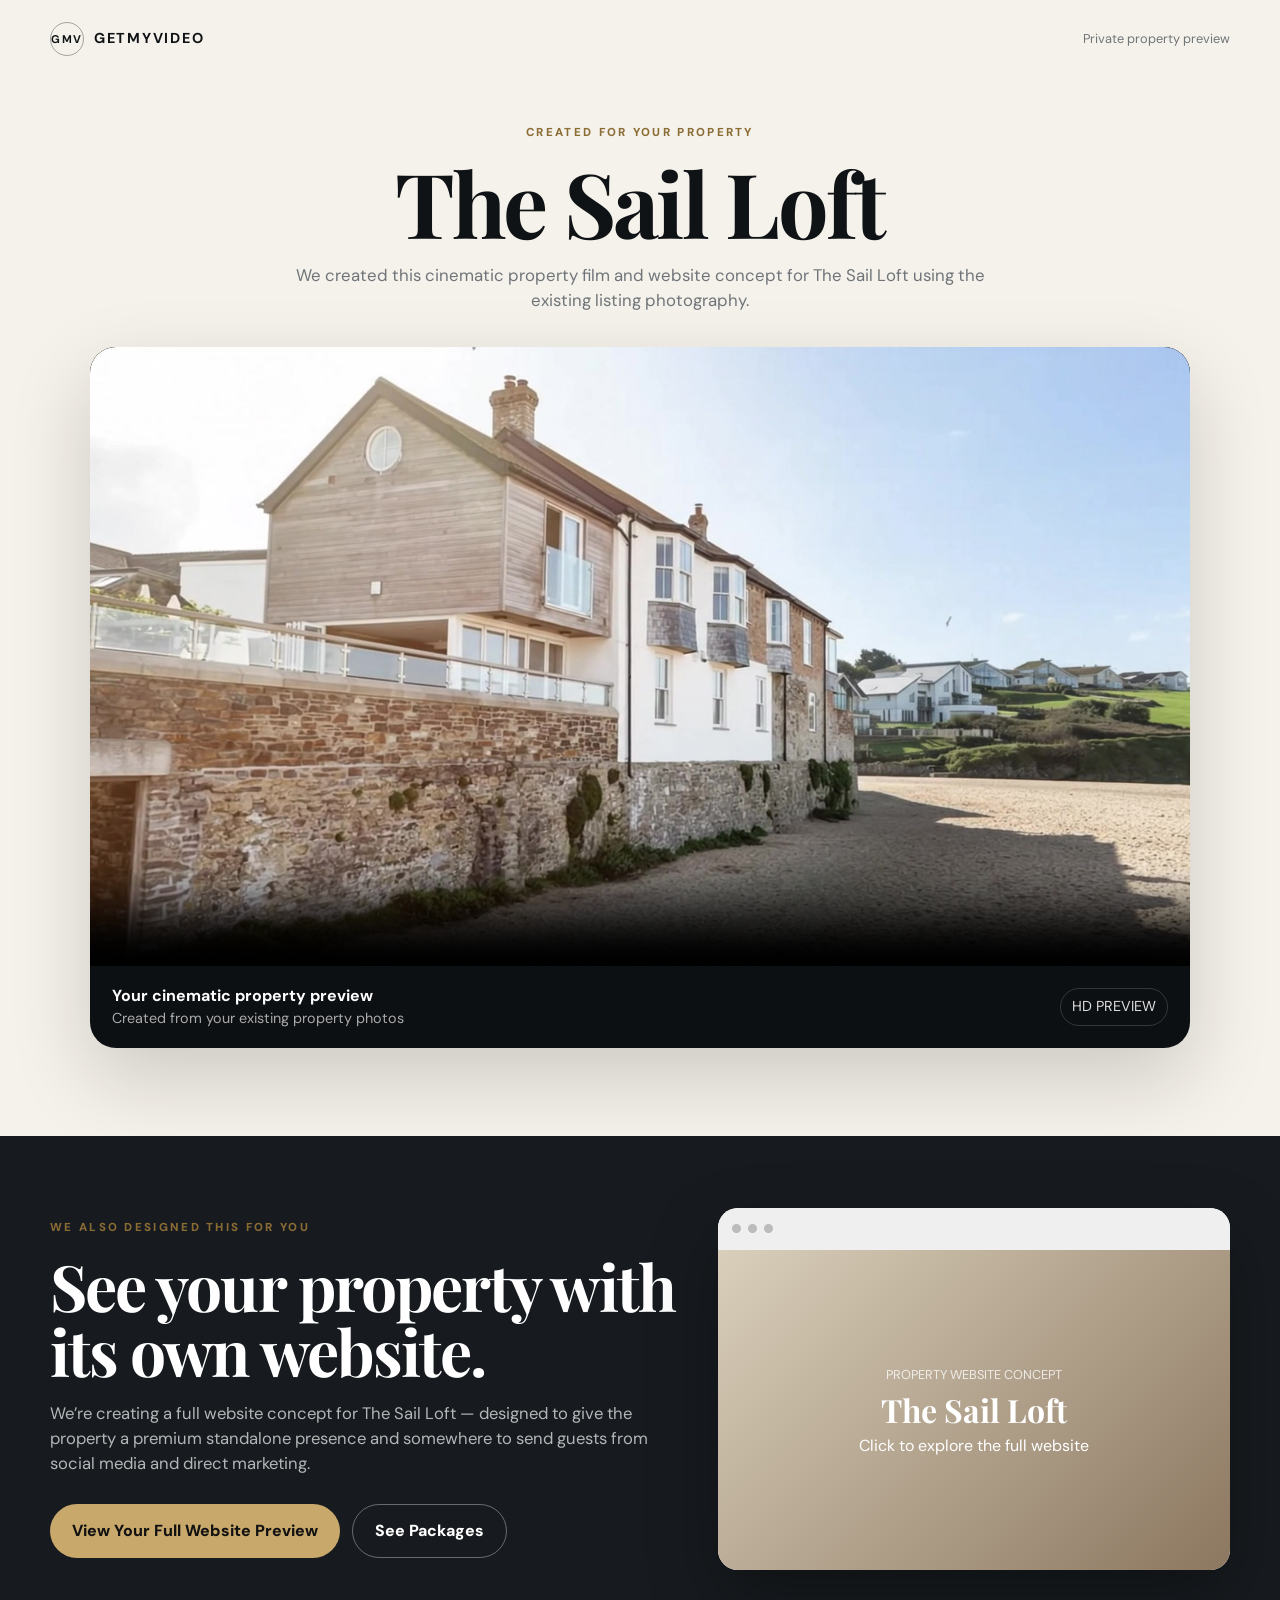
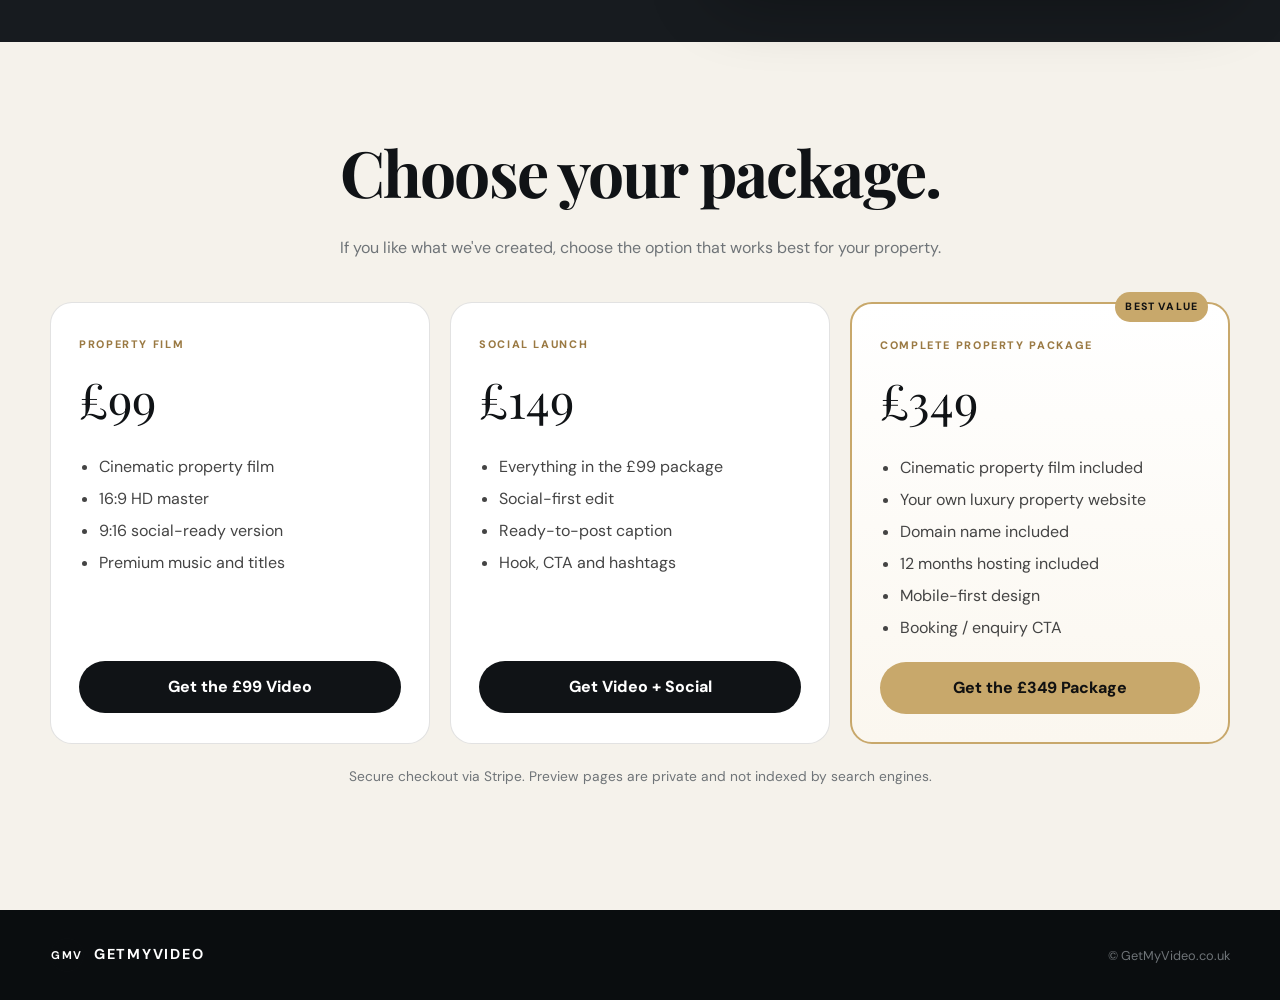
<file: index.html>
<!DOCTYPE html>
<html lang="en-GB">
<head>
  <meta charset="UTF-8" />
  <meta name="viewport" content="width=device-width, initial-scale=1.0" />
  <meta name="robots" content="noindex,nofollow" />
  <title>The Sail Loft — Your GetMyVideo Preview</title>
  <link rel="preconnect" href="https://fonts.googleapis.com">
  <link rel="preconnect" href="https://fonts.gstatic.com" crossorigin>
  <link href="https://fonts.googleapis.com/css2?family=DM+Sans:wght@400;500;600;700&family=Playfair+Display:wght@600;700&display=swap" rel="stylesheet">
  <style>
    :root{
      --ink:#101316;
      --charcoal:#171b1f;
      --paper:#f5f2eb;
      --white:#fff;
      --muted:#6f7478;
      --gold:#c8a86b;
      --line:rgba(16,19,22,.12);
    }
    *{box-sizing:border-box}
    html{scroll-behavior:smooth}
    body{margin:0;font-family:'DM Sans',sans-serif;background:var(--paper);color:var(--ink);line-height:1.5}
    a{text-decoration:none;color:inherit}
    .wrap{width:min(1180px,calc(100% - 36px));margin:auto}
    header{padding:22px 0;display:flex;align-items:center;justify-content:space-between}
    .brand{display:flex;align-items:center;gap:10px;font-weight:700;letter-spacing:.12em;font-size:.9rem}
    .brand-mark{display:grid;place-items:center;width:34px;height:34px;border:1px solid rgba(16,19,22,.35);border-radius:50%;font-size:.7rem}
    .tiny{font-size:.8rem;color:var(--muted)}
    .hero{padding:46px 0 24px;text-align:center}
    .eyebrow{font-size:.72rem;font-weight:800;letter-spacing:.2em;color:#8b6c35;margin-bottom:16px}
    h1,h2,h3{font-family:'Playfair Display',serif;letter-spacing:-.03em}
    h1{font-size:clamp(2.8rem,7vw,6rem);line-height:1;margin:0 0 16px}
    .hero p{max-width:720px;margin:0 auto;color:var(--muted);font-size:1.05rem}
    .video-shell{margin:34px auto 64px;max-width:1100px;background:#0d1013;border-radius:26px;overflow:hidden;box-shadow:0 30px 80px rgba(20,18,14,.18)}
    video{display:block;width:100%;aspect-ratio:16/9;background:#000}
    .video-meta{display:flex;justify-content:space-between;gap:16px;align-items:center;padding:18px 22px;color:#fff}
    .video-meta div{display:flex;flex-direction:column;align-items:flex-start}
    .video-meta span{color:#aaa;font-size:.9rem}
    .pill{border:1px solid rgba(255,255,255,.16);border-radius:999px;padding:7px 11px;color:#ddd!important;white-space:nowrap}
    .website-preview{background:var(--charcoal);color:#fff;padding:72px 0}
    .website-grid{display:grid;grid-template-columns:1.1fr .9fr;gap:42px;align-items:center}
    .website-preview h2{font-size:clamp(2.4rem,5vw,4.7rem);line-height:1.02;margin:0 0 18px}
    .website-preview p{color:rgba(255,255,255,.68);font-size:1.04rem;max-width:620px}
    .mock-browser{background:#fff;border-radius:20px;overflow:hidden;box-shadow:0 28px 70px rgba(0,0,0,.32)}
    .browser-bar{height:42px;background:#efefef;display:flex;align-items:center;padding:0 14px;gap:7px}
    .dot{width:9px;height:9px;border-radius:50%;background:#bbb}
    .site-shot{aspect-ratio:16/10;background:linear-gradient(135deg,#d9cfbb,#8c7760);display:grid;place-items:center;color:#fff;text-align:center;padding:28px}
    .site-shot strong{font-family:'Playfair Display',serif;font-size:2rem}
    .actions{display:flex;gap:12px;flex-wrap:wrap;margin-top:28px}
    .btn{display:inline-flex;align-items:center;justify-content:center;border-radius:999px;padding:14px 22px;font-weight:800;border:0;cursor:pointer}
    .btn-gold{background:var(--gold);color:#111}
    .btn-outline{border:1px solid rgba(255,255,255,.35);color:#fff}
    .pricing{padding:82px 0}
    .pricing h2{text-align:center;font-size:clamp(2.3rem,5vw,4.5rem);margin:0 0 12px}
    .pricing>p{text-align:center;color:var(--muted);margin-bottom:42px}
    .grid{display:grid;grid-template-columns:repeat(3,1fr);gap:20px}
    .card{position:relative;background:#fff;border:1px solid var(--line);border-radius:22px;padding:28px}
    .card.best{border:2px solid var(--gold);background:linear-gradient(180deg,#fff,#fbf7ef)}
    .badge{position:absolute;right:20px;top:-12px;background:var(--gold);color:#111;border-radius:999px;padding:7px 10px;font-size:.66rem;font-weight:800;letter-spacing:.11em}
    .plan{font-size:.68rem;font-weight:800;letter-spacing:.15em;color:#9a7942}
    .price{font-family:'Playfair Display',serif;font-size:3rem;margin:8px 0 20px}
    ul{padding-left:20px;color:#444;min-height:190px}
    li{margin:8px 0}
    .card .btn{width:100%;background:var(--ink);color:#fff}
    .card.best .btn{background:var(--gold);color:#111}
    .note{text-align:center;color:var(--muted);font-size:.86rem;margin-top:22px}
    footer{background:#0a0d0f;color:#fff;padding:28px 0}
    footer .wrap{display:flex;justify-content:space-between;align-items:center;gap:20px}
    @media(max-width:850px){
      .website-grid,.grid{grid-template-columns:1fr}
      .website-grid{gap:28px}
      ul{min-height:auto}
    }
    @media(max-width:600px){
      .wrap{width:min(100% - 24px,1180px)}
      .hero{padding-top:26px}
      .video-shell{border-radius:16px;margin-bottom:46px}
      .video-meta{align-items:flex-start}
      .pill{display:none}
      .website-preview{padding:54px 0}
      .actions .btn{width:100%}
      .pricing{padding:58px 0}
      footer .wrap{flex-direction:column;align-items:flex-start}
    }
  </style>
</head>
<body>
  <header class="wrap">
    <a class="brand" href="https://getmyvideo.co.uk">
      <span class="brand-mark">GMV</span>
      <span>GETMYVIDEO</span>
    </a>
    <span class="tiny">Private property preview</span>
  </header>

  <main>
    <section class="hero wrap">
      <div class="eyebrow">CREATED FOR YOUR PROPERTY</div>
      <h1>The Sail Loft</h1>
      <p>We created this cinematic property film and website concept for The Sail Loft using the existing listing photography.</p>

      <div class="video-shell">
        <video controls playsinline preload="metadata" poster="poster.jpg">
          <source src="preview.mp4" type="video/mp4">
        </video>
        <div class="video-meta">
          <div>
            <strong>Your cinematic property preview</strong>
            <span>Created from your existing property photos</span>
          </div>
          <span class="pill">HD PREVIEW</span>
        </div>
      </div>
    </section>

    <section class="website-preview">
      <div class="wrap website-grid">
        <div>
          <div class="eyebrow">WE ALSO DESIGNED THIS FOR YOU</div>
          <h2>See your property with its own website.</h2>
          <p>We’re creating a full website concept for The Sail Loft — designed to give the property a premium standalone presence and somewhere to send guests from social media and direct marketing.</p>
          <div class="actions">
            <!-- CHANGE THIS LINK FOR EACH PROPERTY -->
            <a class="btn btn-gold" href="website/" target="_blank" rel="noopener">View Your Full Website Preview</a>
            <a class="btn btn-outline" href="#packages">See Packages</a>
          </div>
        </div>

        <a class="mock-browser" href="website/" target="_blank" rel="noopener" aria-label="Open full website preview">
          <div class="browser-bar">
            <span class="dot"></span><span class="dot"></span><span class="dot"></span>
          </div>
          <!-- Replace this area with a real screenshot later if you want -->
          <div class="site-shot">
            <div>
              <span class="tiny" style="color:rgba(255,255,255,.78)">PROPERTY WEBSITE CONCEPT</span><br>
              <strong>The Sail Loft</strong><br>
              <span>Click to explore the full website</span>
            </div>
          </div>
        </a>
      </div>
    </section>

    <section class="pricing wrap" id="packages">
      <h2>Choose your package.</h2>
      <p>If you like what we've created, choose the option that works best for your property.</p>

      <div class="grid">
        <article class="card">
          <span class="plan">PROPERTY FILM</span>
          <div class="price">£99</div>
          <ul>
            <li>Cinematic property film</li>
            <li>16:9 HD master</li>
            <li>9:16 social-ready version</li>
            <li>Premium music and titles</li>
          </ul>
          <!-- REPLACE # WITH STRIPE LINK -->
          <a class="btn" href="#">Get the £99 Video</a>
        </article>

        <article class="card">
          <span class="plan">SOCIAL LAUNCH</span>
          <div class="price">£149</div>
          <ul>
            <li>Everything in the £99 package</li>
            <li>Social-first edit</li>
            <li>Ready-to-post caption</li>
            <li>Hook, CTA and hashtags</li>
          </ul>
          <!-- REPLACE # WITH STRIPE LINK -->
          <a class="btn" href="#">Get Video + Social</a>
        </article>

        <article class="card best">
          <div class="badge">BEST VALUE</div>
          <span class="plan">COMPLETE PROPERTY PACKAGE</span>
          <div class="price">£349</div>
          <ul>
            <li>Cinematic property film included</li>
            <li>Your own luxury property website</li>
            <li>Domain name included</li>
            <li>12 months hosting included</li>
            <li>Mobile-first design</li>
            <li>Booking / enquiry CTA</li>
          </ul>
          <!-- REPLACE # WITH STRIPE LINK -->
          <a class="btn" href="#">Get the £349 Package</a>
        </article>
      </div>

      <p class="note">Secure checkout via Stripe. Preview pages are private and not indexed by search engines.</p>
    </section>
  </main>

  <footer>
    <div class="wrap">
      <a class="brand" href="https://getmyvideo.co.uk">
        <span class="brand-mark">GMV</span>
        <span>GETMYVIDEO</span>
      </a>
      <span class="tiny">© GetMyVideo.co.uk</span>
    </div>
  </footer>
</body>
</html>
</file>
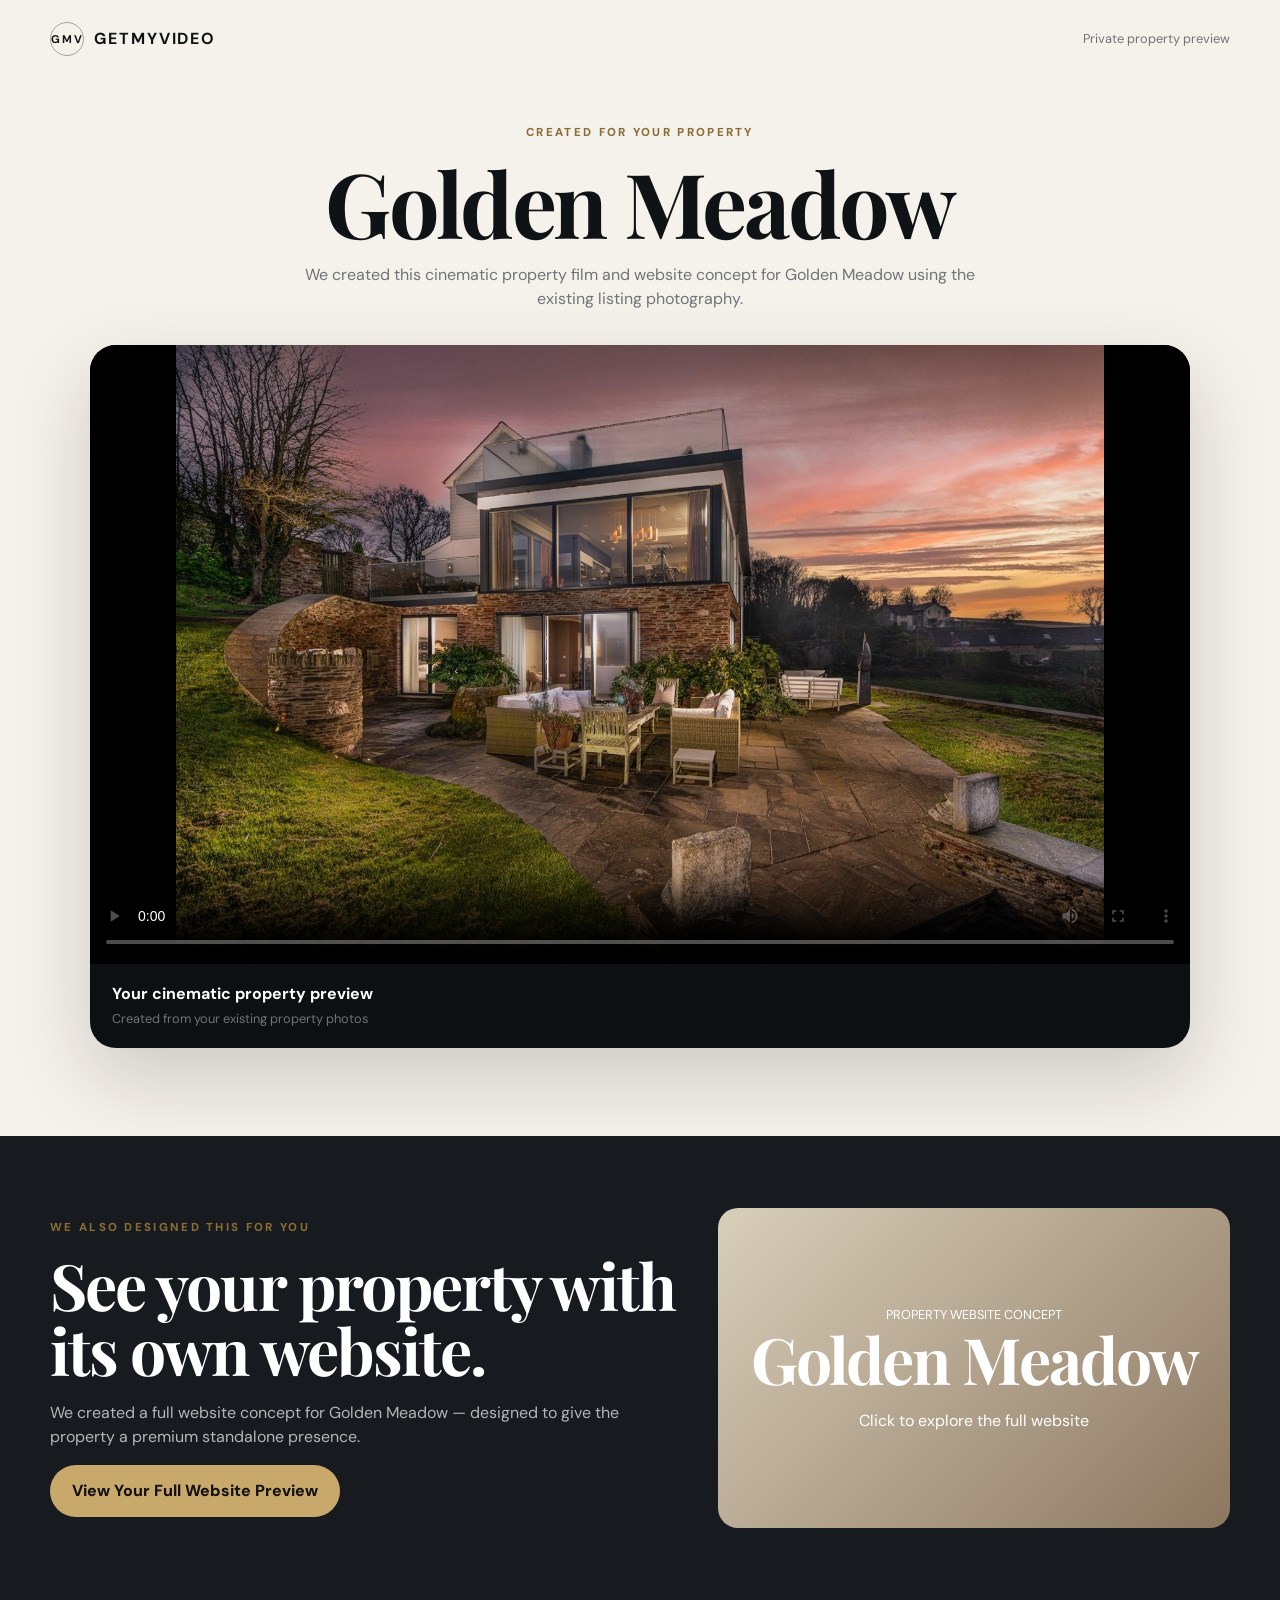
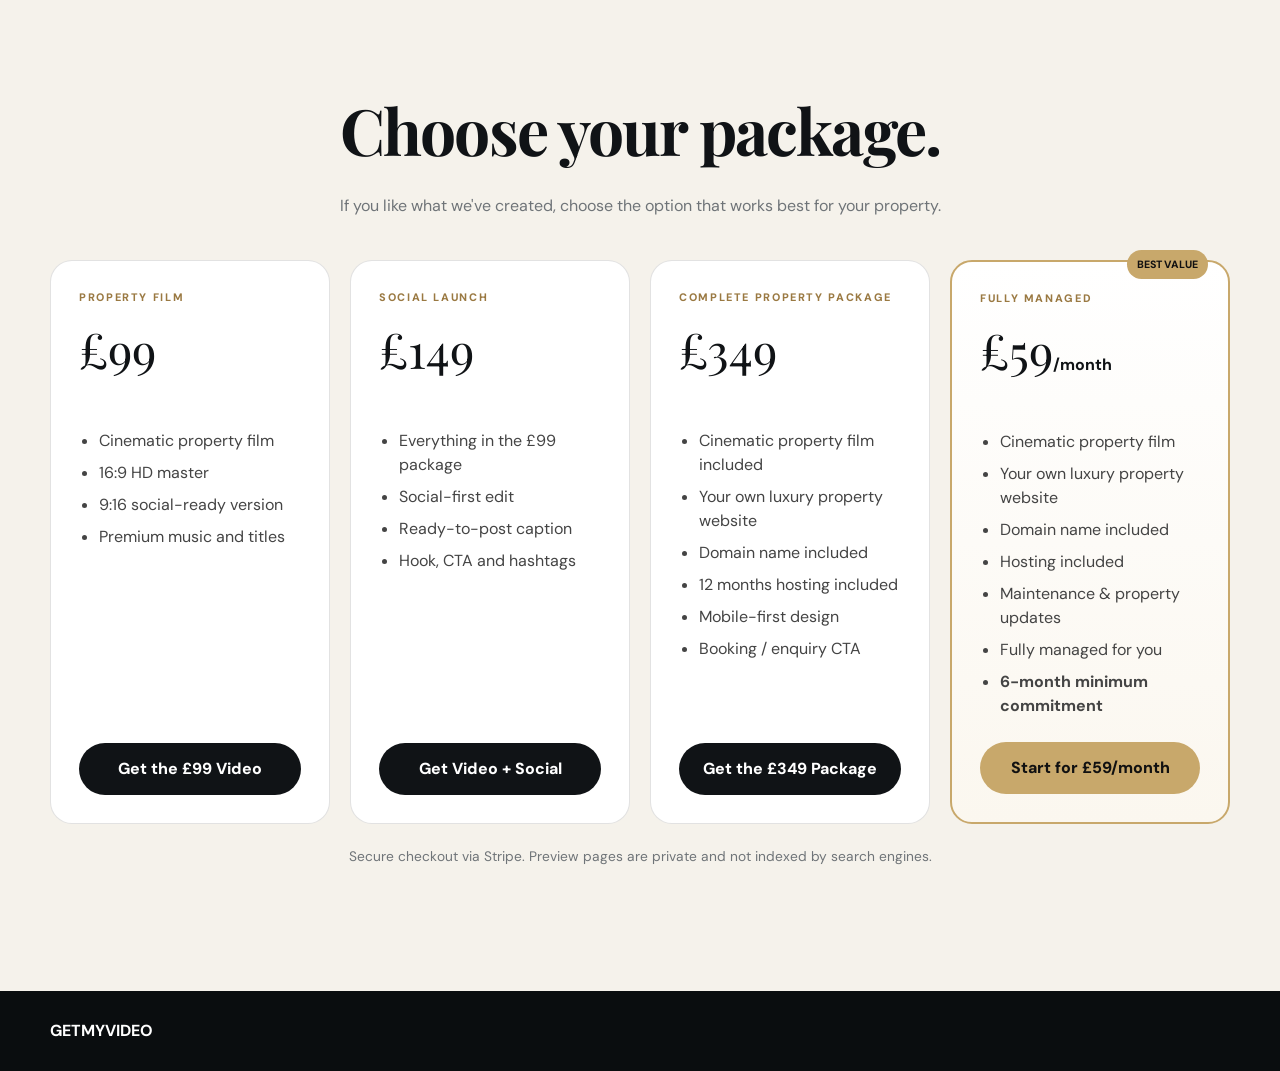
<file: golden-meadow/index.html>
<!DOCTYPE html>
<html lang="en-GB">
<head>
  <meta charset="UTF-8">
  <meta name="viewport" content="width=device-width,initial-scale=1">
  <meta name="robots" content="noindex,nofollow">
  <meta property="og:title" content="Golden Meadow — Private GetMyVideo Preview">
  <meta property="og:description" content="A private cinematic property film and website concept created for Golden Meadow.">
  <meta property="og:type" content="website">
  <meta property="og:url" content="https://preview.getmyvideo.co.uk/golden-meadow/">
  <meta property="og:image" content="https://preview.getmyvideo.co.uk/golden-meadow/social-card.jpg">
  <meta name="twitter:card" content="summary_large_image">
  <meta name="twitter:title" content="Golden Meadow — Private GetMyVideo Preview">
  <meta name="twitter:description" content="A private cinematic property film and website concept created for Golden Meadow.">
  <meta name="twitter:image" content="https://preview.getmyvideo.co.uk/golden-meadow/social-card.jpg">
  <title>Golden Meadow — Your GetMyVideo Preview</title>
  <link rel="preconnect" href="https://fonts.googleapis.com">
  <link rel="preconnect" href="https://fonts.gstatic.com" crossorigin>
  <link href="https://fonts.googleapis.com/css2?family=DM+Sans:wght@400;500;600;700&family=Playfair+Display:wght@600;700&display=swap" rel="stylesheet">
  <style>
  :root{--ink:#101316;--charcoal:#171b1f;--paper:#f5f2eb;--muted:#6f7478;--gold:#c8a86b;--line:rgba(16,19,22,.12)}
  *{box-sizing:border-box}body{margin:0;font-family:'DM Sans',sans-serif;background:var(--paper);color:var(--ink);line-height:1.5}a{text-decoration:none;color:inherit}
  .wrap{width:min(1180px,calc(100% - 36px));margin:auto}header{padding:22px 0;display:flex;align-items:center;justify-content:space-between}.brand{display:flex;align-items:center;gap:10px;font-weight:700;letter-spacing:.12em}.mark{display:grid;place-items:center;width:34px;height:34px;border:1px solid rgba(16,19,22,.35);border-radius:50%;font-size:.7rem}.small{font-size:.8rem;color:var(--muted)}
  .hero{padding:46px 0 24px;text-align:center}.eyebrow{font-size:.72rem;font-weight:800;letter-spacing:.2em;color:#8b6c35;margin-bottom:16px}h1,h2{font-family:'Playfair Display',serif;letter-spacing:-.03em}h1{font-size:clamp(2.8rem,7vw,6rem);line-height:1;margin:0 0 16px}.hero p{max-width:720px;margin:auto;color:var(--muted)}
  .video-shell{margin:34px auto 64px;max-width:1100px;background:#0d1013;border-radius:26px;overflow:hidden;box-shadow:0 30px 80px rgba(20,18,14,.18)}video{display:block;width:100%;aspect-ratio:16/9;background:#000}.meta{padding:18px 22px;color:#fff;text-align:left}
  .website{background:var(--charcoal);color:#fff;padding:72px 0}.website-grid{display:grid;grid-template-columns:1.1fr .9fr;gap:42px;align-items:center}.website h2{font-size:clamp(2.4rem,5vw,4.7rem);line-height:1.02;margin:0 0 18px}.website p{color:rgba(255,255,255,.68)}.mock{background:linear-gradient(135deg,#d9cfbb,#8c7760);min-height:320px;border-radius:20px;display:grid;place-items:center;text-align:center;color:#fff;padding:28px}
  .btn{display:inline-flex;align-items:center;justify-content:center;border-radius:999px;padding:14px 22px;font-weight:800;border:0;cursor:pointer}.gold{background:var(--gold);color:#111}
  .pricing{padding:82px 0}.pricing h2{text-align:center;font-size:clamp(2.3rem,5vw,4.5rem);margin:0 0 12px}.pricing>p{text-align:center;color:var(--muted);margin-bottom:42px}.grid{display:grid;grid-template-columns:repeat(4,1fr);gap:20px;align-items:stretch}.card{position:relative;background:#fff;border:1px solid var(--line);border-radius:22px;padding:28px;display:flex;flex-direction:column}.card.best{border:2px solid var(--gold);background:linear-gradient(180deg,#fff,#fbf7ef)}.badge{position:absolute;right:20px;top:-12px;background:var(--gold);color:#111;border-radius:999px;padding:7px 10px;font-size:.66rem;font-weight:800}.plan{font-size:.68rem;font-weight:800;letter-spacing:.15em;color:#9a7942}.price{font-family:'Playfair Display',serif;font-size:3rem;margin:8px 0 20px}.card ul{padding-left:20px;color:#444;flex:1}.card li{margin:8px 0}.card .btn{width:100%;background:var(--ink);color:#fff;margin-top:auto}.card.best .btn{background:var(--gold);color:#111}.note{text-align:center;color:var(--muted);font-size:.86rem;margin-top:22px}
  footer{background:#0a0d0f;color:#fff;padding:28px 0}
  @media(max-width:1050px){.grid{grid-template-columns:repeat(2,1fr)}}@media(max-width:850px){.website-grid{grid-template-columns:1fr}}@media(max-width:650px){.grid{grid-template-columns:1fr}}@media(max-width:600px){.wrap{width:min(100% - 24px,1180px)}header{gap:8px;padding:16px 0}.brand .mark{display:none}.brand{font-size:.9rem}.small{font-size:.72rem;white-space:nowrap}.hero{padding-top:26px}.video-shell{border-radius:16px}.website{padding:54px 0}.pricing{padding:58px 0}}
  </style>
</head>
<body>
<header class="wrap"><a class="brand" href="https://getmyvideo.co.uk"><span class="mark">GMV</span><span>GETMYVIDEO</span></a><span class="small">Private property preview</span></header>
<main>
<section class="hero wrap">
<div class="eyebrow">CREATED FOR YOUR PROPERTY</div>
<h1>Golden Meadow</h1>
<p>We created this cinematic property film and website concept for Golden Meadow using the existing listing photography.</p>
<div class="video-shell"><video controls playsinline preload="metadata" poster="poster.jpg"><source src="preview.mp4" type="video/mp4"></video><div class="meta"><strong>Your cinematic property preview</strong><br><span class="small">Created from your existing property photos</span></div></div>
</section>
<section class="website"><div class="wrap website-grid"><div><div class="eyebrow">WE ALSO DESIGNED THIS FOR YOU</div><h2>See your property with its own website.</h2><p>We created a full website concept for Golden Meadow — designed to give the property a premium standalone presence.</p><a class="btn gold" href="website/" target="_blank" rel="noopener">View Your Full Website Preview</a></div><a class="mock" href="website/" target="_blank" rel="noopener"><div><span class="small" style="color:#fff">PROPERTY WEBSITE CONCEPT</span><h2>Golden Meadow</h2><span>Click to explore the full website</span></div></a></div></section>
<section class="pricing wrap"><h2>Choose your package.</h2><p>If you like what we've created, choose the option that works best for your property.</p>
<div class="grid">
<article class="card"><span class="plan">PROPERTY FILM</span><div class="price">£99</div><ul><li>Cinematic property film</li><li>16:9 HD master</li><li>9:16 social-ready version</li><li>Premium music and titles</li></ul><a class="btn" href="https://buy.stripe.com/eVq00kbcY3Z99y583sf3a04">Get the £99 Video</a></article>
<article class="card"><span class="plan">SOCIAL LAUNCH</span><div class="price">£149</div><ul><li>Everything in the £99 package</li><li>Social-first edit</li><li>Ready-to-post caption</li><li>Hook, CTA and hashtags</li></ul><a class="btn" href="https://buy.stripe.com/4gM5kE1Co1R1cKh97wf3a05">Get Video + Social</a></article>
<article class="card"><span class="plan">COMPLETE PROPERTY PACKAGE</span><div class="price">£349</div><ul><li>Cinematic property film included</li><li>Your own luxury property website</li><li>Domain name included</li><li>12 months hosting included</li><li>Mobile-first design</li><li>Booking / enquiry CTA</li></ul><a class="btn" href="https://buy.stripe.com/14A6oIch29jt4dLdnMf3a06">Get the £349 Package</a></article>
<article class="card best"><div class="badge">BEST VALUE</div><span class="plan">FULLY MANAGED</span><div class="price">£59<span style="font-family:'DM Sans',sans-serif;font-size:1rem;font-weight:700">/month</span></div><ul><li>Cinematic property film</li><li>Your own luxury property website</li><li>Domain name included</li><li>Hosting included</li><li>Maintenance &amp; property updates</li><li>Fully managed for you</li><li><strong>6-month minimum commitment</strong></li></ul><a class="btn" href="https://buy.stripe.com/cNi14o0ykdzJdOlbfEf3a0a">Start for £59/month</a></article>
</div><p class="note">Secure checkout via Stripe. Preview pages are private and not indexed by search engines.</p></section>
</main>
<footer><div class="wrap"><strong>GETMYVIDEO</strong></div></footer>
</body>
</html>
</file>
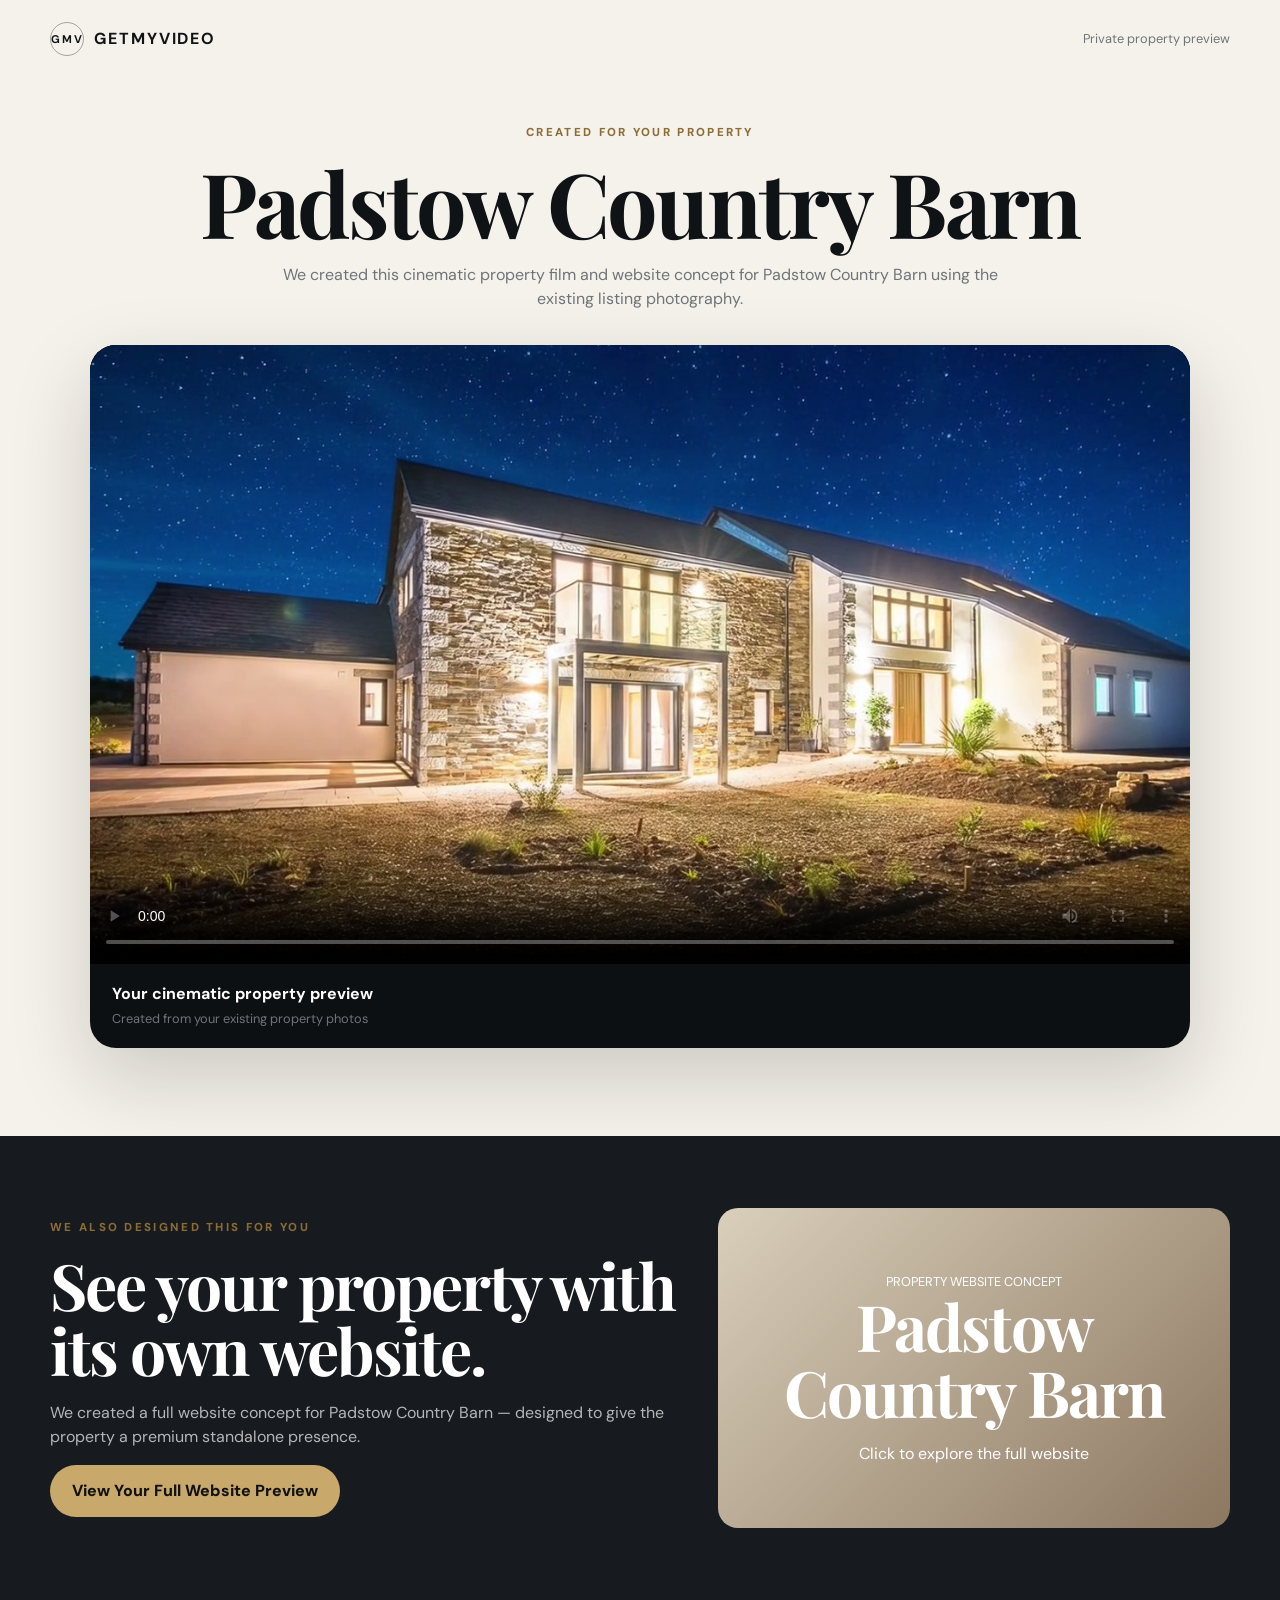
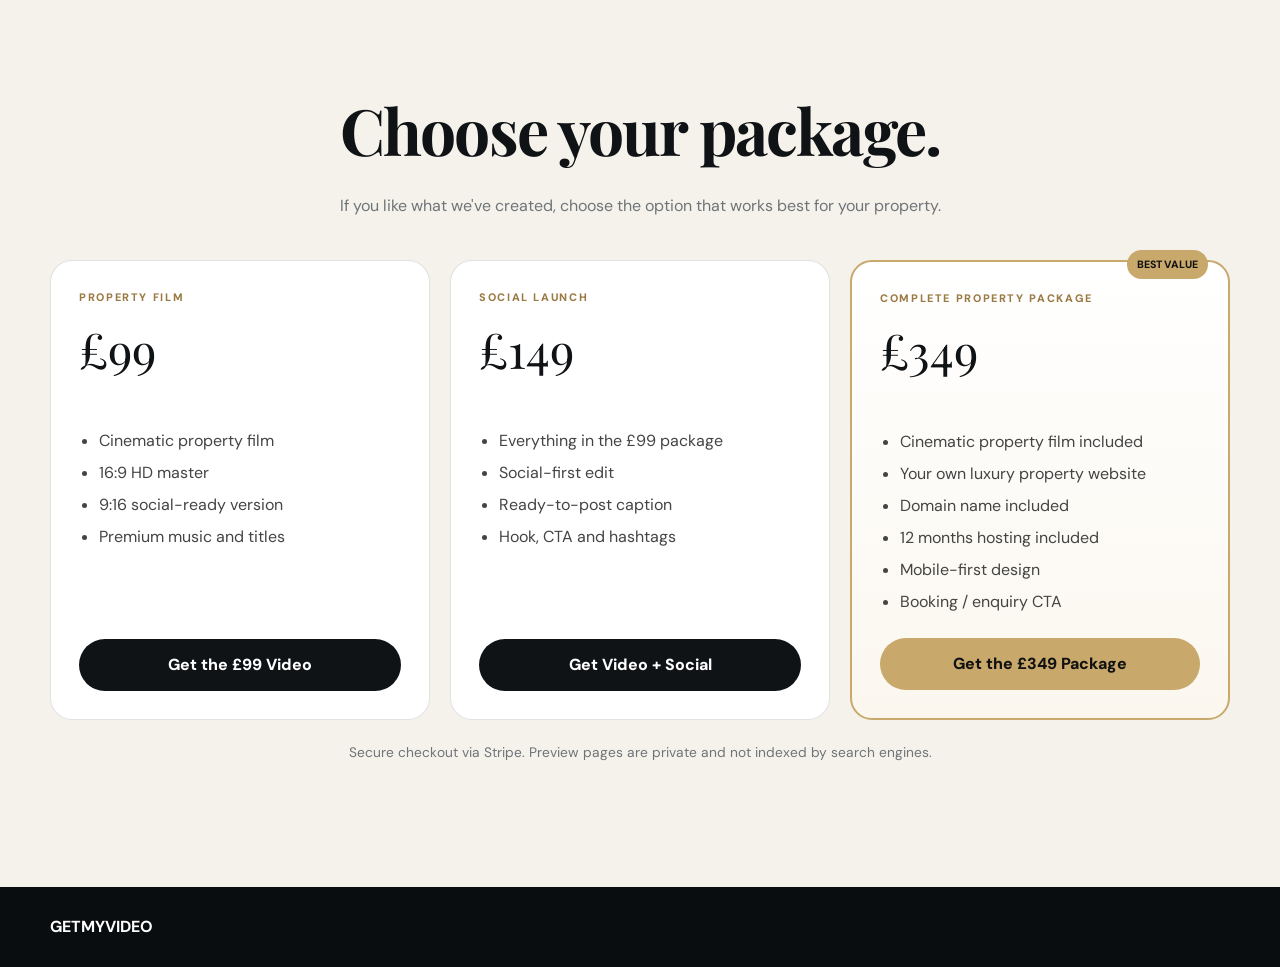
<file: Padstow-barn/index.html>
<!DOCTYPE html>
<html lang="en-GB">
<head>
  <meta charset="UTF-8">
  <meta name="viewport" content="width=device-width,initial-scale=1">
  <meta name="robots" content="noindex,nofollow">
  <title>Padstow Country Barn — Your GetMyVideo Preview</title>
  <link rel="preconnect" href="https://fonts.googleapis.com">
  <link rel="preconnect" href="https://fonts.gstatic.com" crossorigin>
  <link href="https://fonts.googleapis.com/css2?family=DM+Sans:wght@400;500;600;700&family=Playfair+Display:wght@600;700&display=swap" rel="stylesheet">
  <style>
  :root{--ink:#101316;--charcoal:#171b1f;--paper:#f5f2eb;--muted:#6f7478;--gold:#c8a86b;--line:rgba(16,19,22,.12)}
  *{box-sizing:border-box}body{margin:0;font-family:'DM Sans',sans-serif;background:var(--paper);color:var(--ink);line-height:1.5}a{text-decoration:none;color:inherit}
  .wrap{width:min(1180px,calc(100% - 36px));margin:auto}header{padding:22px 0;display:flex;align-items:center;justify-content:space-between}.brand{display:flex;align-items:center;gap:10px;font-weight:700;letter-spacing:.12em}.mark{display:grid;place-items:center;width:34px;height:34px;border:1px solid rgba(16,19,22,.35);border-radius:50%;font-size:.7rem}.small{font-size:.8rem;color:var(--muted)}
  .hero{padding:46px 0 24px;text-align:center}.eyebrow{font-size:.72rem;font-weight:800;letter-spacing:.2em;color:#8b6c35;margin-bottom:16px}h1,h2{font-family:'Playfair Display',serif;letter-spacing:-.03em}h1{font-size:clamp(2.8rem,7vw,6rem);line-height:1;margin:0 0 16px}.hero p{max-width:720px;margin:auto;color:var(--muted)}
  .video-shell{margin:34px auto 64px;max-width:1100px;background:#0d1013;border-radius:26px;overflow:hidden;box-shadow:0 30px 80px rgba(20,18,14,.18)}video{display:block;width:100%;aspect-ratio:16/9;background:#000}.meta{padding:18px 22px;color:#fff;text-align:left}
  .website{background:var(--charcoal);color:#fff;padding:72px 0}.website-grid{display:grid;grid-template-columns:1.1fr .9fr;gap:42px;align-items:center}.website h2{font-size:clamp(2.4rem,5vw,4.7rem);line-height:1.02;margin:0 0 18px}.website p{color:rgba(255,255,255,.68)}.mock{background:linear-gradient(135deg,#d9cfbb,#8c7760);min-height:320px;border-radius:20px;display:grid;place-items:center;text-align:center;color:#fff;padding:28px}
  .btn{display:inline-flex;align-items:center;justify-content:center;border-radius:999px;padding:14px 22px;font-weight:800;border:0;cursor:pointer}.gold{background:var(--gold);color:#111}
  .pricing{padding:82px 0}.pricing h2{text-align:center;font-size:clamp(2.3rem,5vw,4.5rem);margin:0 0 12px}.pricing>p{text-align:center;color:var(--muted);margin-bottom:42px}.grid{display:grid;grid-template-columns:repeat(3,1fr);gap:20px;align-items:stretch}.card{position:relative;background:#fff;border:1px solid var(--line);border-radius:22px;padding:28px;display:flex;flex-direction:column}.card.best{border:2px solid var(--gold);background:linear-gradient(180deg,#fff,#fbf7ef)}.badge{position:absolute;right:20px;top:-12px;background:var(--gold);color:#111;border-radius:999px;padding:7px 10px;font-size:.66rem;font-weight:800}.plan{font-size:.68rem;font-weight:800;letter-spacing:.15em;color:#9a7942}.price{font-family:'Playfair Display',serif;font-size:3rem;margin:8px 0 20px}.card ul{padding-left:20px;color:#444;flex:1}.card li{margin:8px 0}.card .btn{width:100%;background:var(--ink);color:#fff;margin-top:auto}.card.best .btn{background:var(--gold);color:#111}.note{text-align:center;color:var(--muted);font-size:.86rem;margin-top:22px}
  footer{background:#0a0d0f;color:#fff;padding:28px 0}
  @media(max-width:850px){.website-grid,.grid{grid-template-columns:1fr}}@media(max-width:600px){.wrap{width:min(100% - 24px,1180px)}.hero{padding-top:26px}.video-shell{border-radius:16px}.website{padding:54px 0}.pricing{padding:58px 0}}
  </style>
</head>
<body>
<header class="wrap"><a class="brand" href="https://getmyvideo.co.uk"><span class="mark">GMV</span><span>GETMYVIDEO</span></a><span class="small">Private property preview</span></header>
<main>
<section class="hero wrap">
<div class="eyebrow">CREATED FOR YOUR PROPERTY</div>
<h1>Padstow Country Barn</h1>
<p>We created this cinematic property film and website concept for Padstow Country Barn using the existing listing photography.</p>
<div class="video-shell"><video controls playsinline preload="metadata" poster="poster.jpg"><source src="preview.mp4" type="video/mp4"></video><div class="meta"><strong>Your cinematic property preview</strong><br><span class="small">Created from your existing property photos</span></div></div>
</section>
<section class="website"><div class="wrap website-grid"><div><div class="eyebrow">WE ALSO DESIGNED THIS FOR YOU</div><h2>See your property with its own website.</h2><p>We created a full website concept for Padstow Country Barn — designed to give the property a premium standalone presence.</p><a class="btn gold" href="website/" target="_blank" rel="noopener">View Your Full Website Preview</a></div><a class="mock" href="website/" target="_blank" rel="noopener"><div><span class="small" style="color:#fff">PROPERTY WEBSITE CONCEPT</span><h2>Padstow Country Barn</h2><span>Click to explore the full website</span></div></a></div></section>
<section class="pricing wrap"><h2>Choose your package.</h2><p>If you like what we've created, choose the option that works best for your property.</p>
<div class="grid">
<article class="card"><span class="plan">PROPERTY FILM</span><div class="price">£99</div><ul><li>Cinematic property film</li><li>16:9 HD master</li><li>9:16 social-ready version</li><li>Premium music and titles</li></ul><a class="btn" href="https://buy.stripe.com/eVq00kbcY3Z99y583sf3a04">Get the £99 Video</a></article>
<article class="card"><span class="plan">SOCIAL LAUNCH</span><div class="price">£149</div><ul><li>Everything in the £99 package</li><li>Social-first edit</li><li>Ready-to-post caption</li><li>Hook, CTA and hashtags</li></ul><a class="btn" href="https://buy.stripe.com/4gM5kE1Co1R1cKh97wf3a05">Get Video + Social</a></article>
<article class="card best"><div class="badge">BEST VALUE</div><span class="plan">COMPLETE PROPERTY PACKAGE</span><div class="price">£349</div><ul><li>Cinematic property film included</li><li>Your own luxury property website</li><li>Domain name included</li><li>12 months hosting included</li><li>Mobile-first design</li><li>Booking / enquiry CTA</li></ul><a class="btn" href="https://buy.stripe.com/14A6oIch29jt4dLdnMf3a06">Get the £349 Package</a></article>
</div><p class="note">Secure checkout via Stripe. Preview pages are private and not indexed by search engines.</p></section>
</main>
<footer><div class="wrap"><strong>GETMYVIDEO</strong></div></footer>
</body>
</html>
</file>
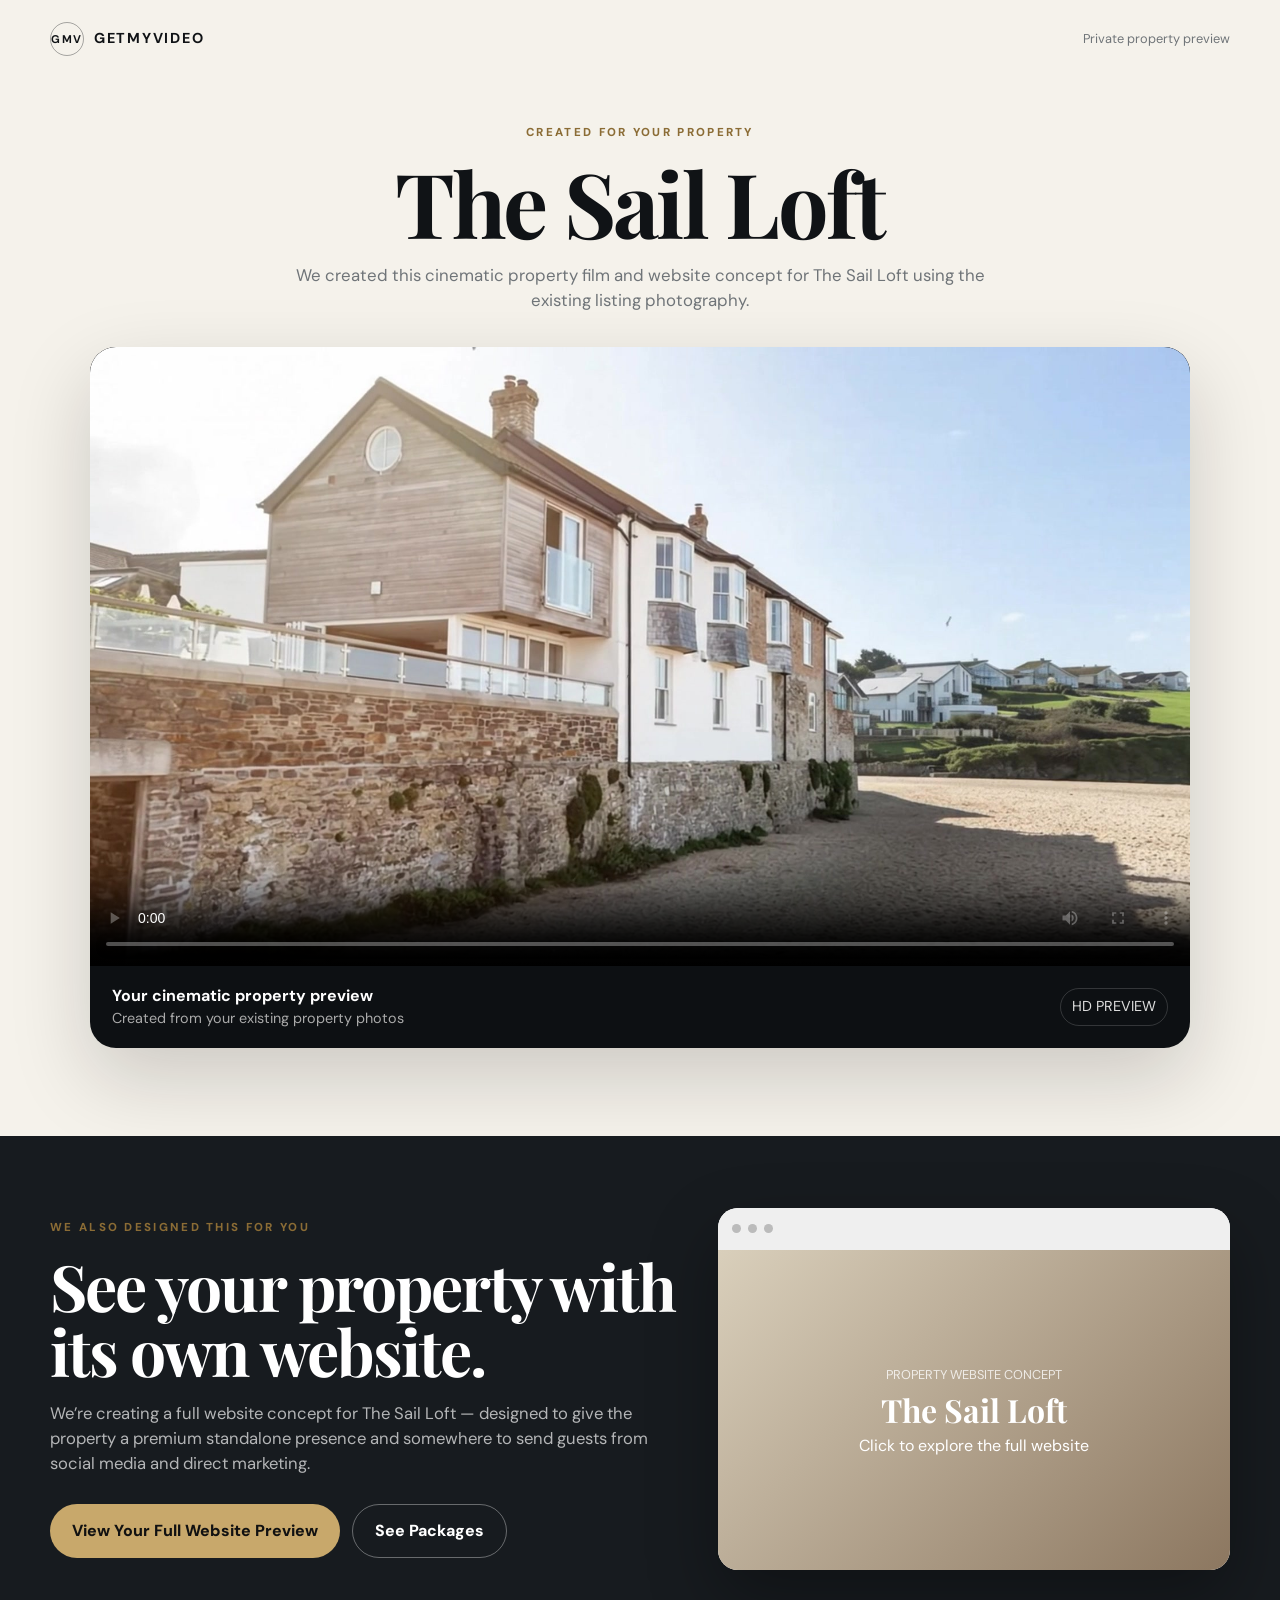
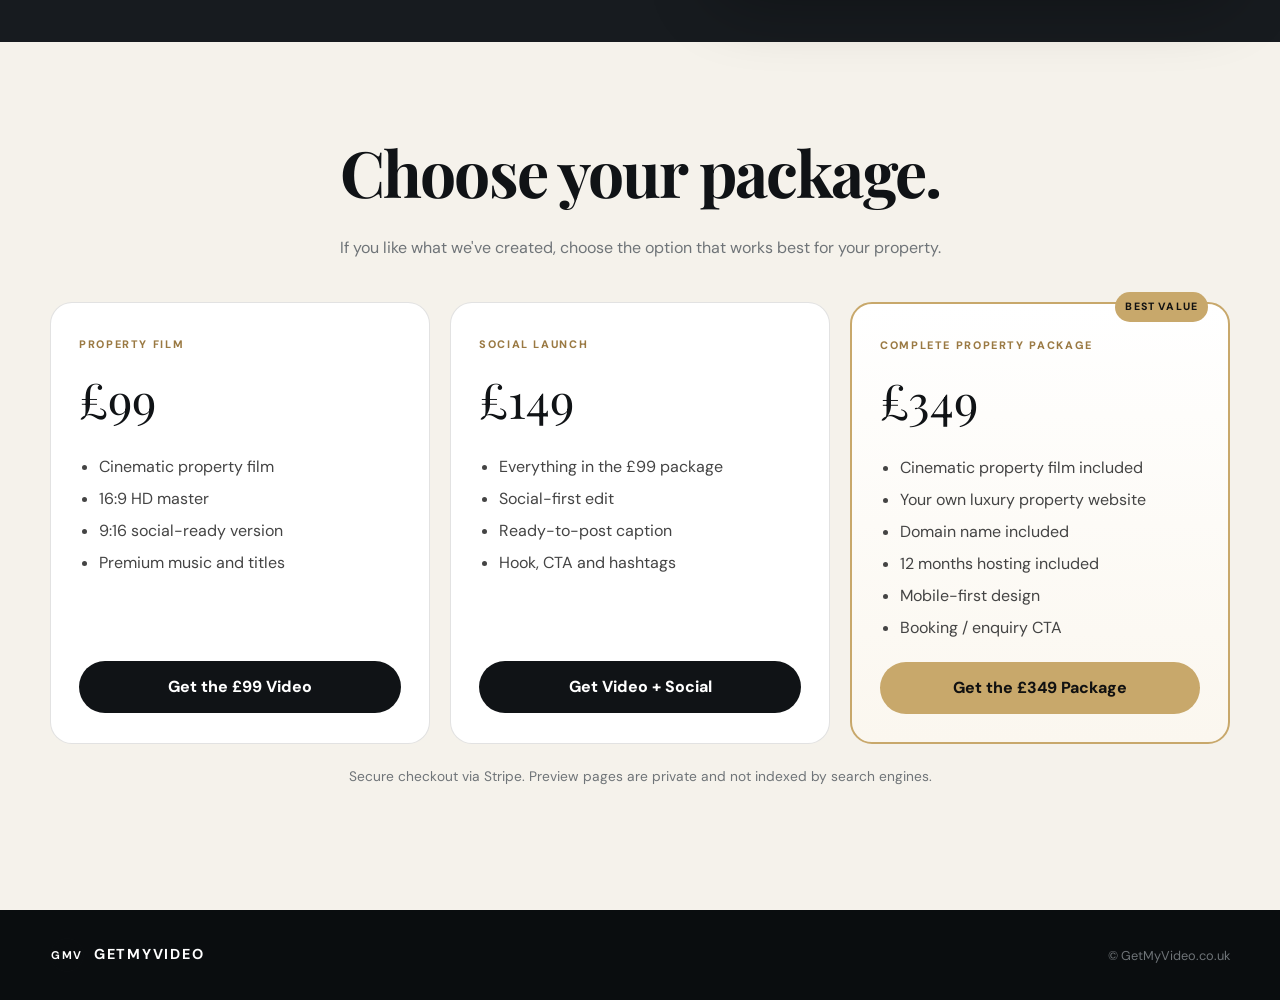
<file: sailloft/index.html>
<!DOCTYPE html>
<html lang="en-GB">
<head>
  <meta charset="UTF-8" />
  <meta name="viewport" content="width=device-width, initial-scale=1.0" />
  <meta name="robots" content="noindex,nofollow" />
  <title>The Sail Loft — Your GetMyVideo Preview</title>
  <link rel="preconnect" href="https://fonts.googleapis.com">
  <link rel="preconnect" href="https://fonts.gstatic.com" crossorigin>
  <link href="https://fonts.googleapis.com/css2?family=DM+Sans:wght@400;500;600;700&family=Playfair+Display:wght@600;700&display=swap" rel="stylesheet">
  <style>
    :root{
      --ink:#101316;
      --charcoal:#171b1f;
      --paper:#f5f2eb;
      --white:#fff;
      --muted:#6f7478;
      --gold:#c8a86b;
      --line:rgba(16,19,22,.12);
    }
    *{box-sizing:border-box}
    html{scroll-behavior:smooth}
    body{margin:0;font-family:'DM Sans',sans-serif;background:var(--paper);color:var(--ink);line-height:1.5}
    a{text-decoration:none;color:inherit}
    .wrap{width:min(1180px,calc(100% - 36px));margin:auto}
    header{padding:22px 0;display:flex;align-items:center;justify-content:space-between}
    .brand{display:flex;align-items:center;gap:10px;font-weight:700;letter-spacing:.12em;font-size:.9rem}
    .brand-mark{display:grid;place-items:center;width:34px;height:34px;border:1px solid rgba(16,19,22,.35);border-radius:50%;font-size:.7rem}
    .tiny{font-size:.8rem;color:var(--muted)}
    .hero{padding:46px 0 24px;text-align:center}
    .eyebrow{font-size:.72rem;font-weight:800;letter-spacing:.2em;color:#8b6c35;margin-bottom:16px}
    h1,h2,h3{font-family:'Playfair Display',serif;letter-spacing:-.03em}
    h1{font-size:clamp(2.8rem,7vw,6rem);line-height:1;margin:0 0 16px}
    .hero p{max-width:720px;margin:0 auto;color:var(--muted);font-size:1.05rem}
    .video-shell{margin:34px auto 64px;max-width:1100px;background:#0d1013;border-radius:26px;overflow:hidden;box-shadow:0 30px 80px rgba(20,18,14,.18)}
    video{display:block;width:100%;aspect-ratio:16/9;background:#000}
    .video-meta{display:flex;justify-content:space-between;gap:16px;align-items:center;padding:18px 22px;color:#fff}
    .video-meta div{display:flex;flex-direction:column;align-items:flex-start}
    .video-meta span{color:#aaa;font-size:.9rem}
    .pill{border:1px solid rgba(255,255,255,.16);border-radius:999px;padding:7px 11px;color:#ddd!important;white-space:nowrap}
    .website-preview{background:var(--charcoal);color:#fff;padding:72px 0}
    .website-grid{display:grid;grid-template-columns:1.1fr .9fr;gap:42px;align-items:center}
    .website-preview h2{font-size:clamp(2.4rem,5vw,4.7rem);line-height:1.02;margin:0 0 18px}
    .website-preview p{color:rgba(255,255,255,.68);font-size:1.04rem;max-width:620px}
    .mock-browser{background:#fff;border-radius:20px;overflow:hidden;box-shadow:0 28px 70px rgba(0,0,0,.32)}
    .browser-bar{height:42px;background:#efefef;display:flex;align-items:center;padding:0 14px;gap:7px}
    .dot{width:9px;height:9px;border-radius:50%;background:#bbb}
    .site-shot{aspect-ratio:16/10;background:linear-gradient(135deg,#d9cfbb,#8c7760);display:grid;place-items:center;color:#fff;text-align:center;padding:28px}
    .site-shot strong{font-family:'Playfair Display',serif;font-size:2rem}
    .actions{display:flex;gap:12px;flex-wrap:wrap;margin-top:28px}
    .btn{display:inline-flex;align-items:center;justify-content:center;border-radius:999px;padding:14px 22px;font-weight:800;border:0;cursor:pointer}
    .btn-gold{background:var(--gold);color:#111}
    .btn-outline{border:1px solid rgba(255,255,255,.35);color:#fff}
    .pricing{padding:82px 0}
    .pricing h2{text-align:center;font-size:clamp(2.3rem,5vw,4.5rem);margin:0 0 12px}
    .pricing>p{text-align:center;color:var(--muted);margin-bottom:42px}
    .grid{display:grid;grid-template-columns:repeat(3,1fr);gap:20px}
    .card{position:relative;background:#fff;border:1px solid var(--line);border-radius:22px;padding:28px}
    .card.best{border:2px solid var(--gold);background:linear-gradient(180deg,#fff,#fbf7ef)}
    .badge{position:absolute;right:20px;top:-12px;background:var(--gold);color:#111;border-radius:999px;padding:7px 10px;font-size:.66rem;font-weight:800;letter-spacing:.11em}
    .plan{font-size:.68rem;font-weight:800;letter-spacing:.15em;color:#9a7942}
    .price{font-family:'Playfair Display',serif;font-size:3rem;margin:8px 0 20px}
    ul{padding-left:20px;color:#444;min-height:190px}
    li{margin:8px 0}
    .card .btn{width:100%;background:var(--ink);color:#fff}
    .card.best .btn{background:var(--gold);color:#111}
    .note{text-align:center;color:var(--muted);font-size:.86rem;margin-top:22px}
    footer{background:#0a0d0f;color:#fff;padding:28px 0}
    footer .wrap{display:flex;justify-content:space-between;align-items:center;gap:20px}
    @media(max-width:850px){
      .website-grid,.grid{grid-template-columns:1fr}
      .website-grid{gap:28px}
      ul{min-height:auto}
    }
    @media(max-width:600px){
      .wrap{width:min(100% - 24px,1180px)}
      .hero{padding-top:26px}
      .video-shell{border-radius:16px;margin-bottom:46px}
      .video-meta{align-items:flex-start}
      .pill{display:none}
      .website-preview{padding:54px 0}
      .actions .btn{width:100%}
      .pricing{padding:58px 0}
      footer .wrap{flex-direction:column;align-items:flex-start}
    }
  </style>
</head>
<body>
  <header class="wrap">
    <a class="brand" href="https://getmyvideo.co.uk">
      <span class="brand-mark">GMV</span>
      <span>GETMYVIDEO</span>
    </a>
    <span class="tiny">Private property preview</span>
  </header>

  <main>
    <section class="hero wrap">
      <div class="eyebrow">CREATED FOR YOUR PROPERTY</div>
      <h1>The Sail Loft</h1>
      <p>We created this cinematic property film and website concept for The Sail Loft using the existing listing photography.</p>

      <div class="video-shell">
        <video controls playsinline preload="metadata" poster="poster.jpg">
          <source src="preview.mp4" type="video/mp4">
        </video>
        <div class="video-meta">
          <div>
            <strong>Your cinematic property preview</strong>
            <span>Created from your existing property photos</span>
          </div>
          <span class="pill">HD PREVIEW</span>
        </div>
      </div>
    </section>

    <section class="website-preview">
      <div class="wrap website-grid">
        <div>
          <div class="eyebrow">WE ALSO DESIGNED THIS FOR YOU</div>
          <h2>See your property with its own website.</h2>
          <p>We’re creating a full website concept for The Sail Loft — designed to give the property a premium standalone presence and somewhere to send guests from social media and direct marketing.</p>
          <div class="actions">
            <!-- CHANGE THIS LINK FOR EACH PROPERTY -->
            <a class="btn btn-gold" href="website/" target="_blank" rel="noopener">View Your Full Website Preview</a>
            <a class="btn btn-outline" href="#packages">See Packages</a>
          </div>
        </div>

        <a class="mock-browser" href="website/" target="_blank" rel="noopener" aria-label="Open full website preview">
          <div class="browser-bar">
            <span class="dot"></span><span class="dot"></span><span class="dot"></span>
          </div>
          <!-- Replace this area with a real screenshot later if you want -->
          <div class="site-shot">
            <div>
              <span class="tiny" style="color:rgba(255,255,255,.78)">PROPERTY WEBSITE CONCEPT</span><br>
              <strong>The Sail Loft</strong><br>
              <span>Click to explore the full website</span>
            </div>
          </div>
        </a>
      </div>
    </section>

    <section class="pricing wrap" id="packages">
      <h2>Choose your package.</h2>
      <p>If you like what we've created, choose the option that works best for your property.</p>

      <div class="grid">
        <article class="card">
          <span class="plan">PROPERTY FILM</span>
          <div class="price">£99</div>
          <ul>
            <li>Cinematic property film</li>
            <li>16:9 HD master</li>
            <li>9:16 social-ready version</li>
            <li>Premium music and titles</li>
          </ul>
          <!-- REPLACE # WITH STRIPE LINK -->
          <a class="btn" href="https://buy.stripe.com/eVq00kbcY3Z99y583sf3a04">Get the £99 Video</a>
        </article>

        <article class="card">
          <span class="plan">SOCIAL LAUNCH</span>
          <div class="price">£149</div>
          <ul>
            <li>Everything in the £99 package</li>
            <li>Social-first edit</li>
            <li>Ready-to-post caption</li>
            <li>Hook, CTA and hashtags</li>
          </ul>
          <!-- REPLACE # WITH STRIPE LINK -->
          <a class="btn" href="https://buy.stripe.com/4gM5kE1Co1R1cKh97wf3a05">Get Video + Social</a>
        </article>

        <article class="card best">
          <div class="badge">BEST VALUE</div>
          <span class="plan">COMPLETE PROPERTY PACKAGE</span>
          <div class="price">£349</div>
          <ul>
            <li>Cinematic property film included</li>
            <li>Your own luxury property website</li>
            <li>Domain name included</li>
            <li>12 months hosting included</li>
            <li>Mobile-first design</li>
            <li>Booking / enquiry CTA</li>
          </ul>
          <!-- REPLACE # WITH STRIPE LINK -->
          <a class="btn" href="https://buy.stripe.com/14A6oIch29jt4dLdnMf3a06">Get the £349 Package</a>
        </article>
      </div>

      <p class="note">Secure checkout via Stripe. Preview pages are private and not indexed by search engines.</p>
    </section>
  </main>

  <footer>
    <div class="wrap">
      <a class="brand" href="https://getmyvideo.co.uk">
        <span class="brand-mark">GMV</span>
        <span>GETMYVIDEO</span>
      </a>
      <span class="tiny">© GetMyVideo.co.uk</span>
    </div>
  </footer>
</body>
</html>
</file>
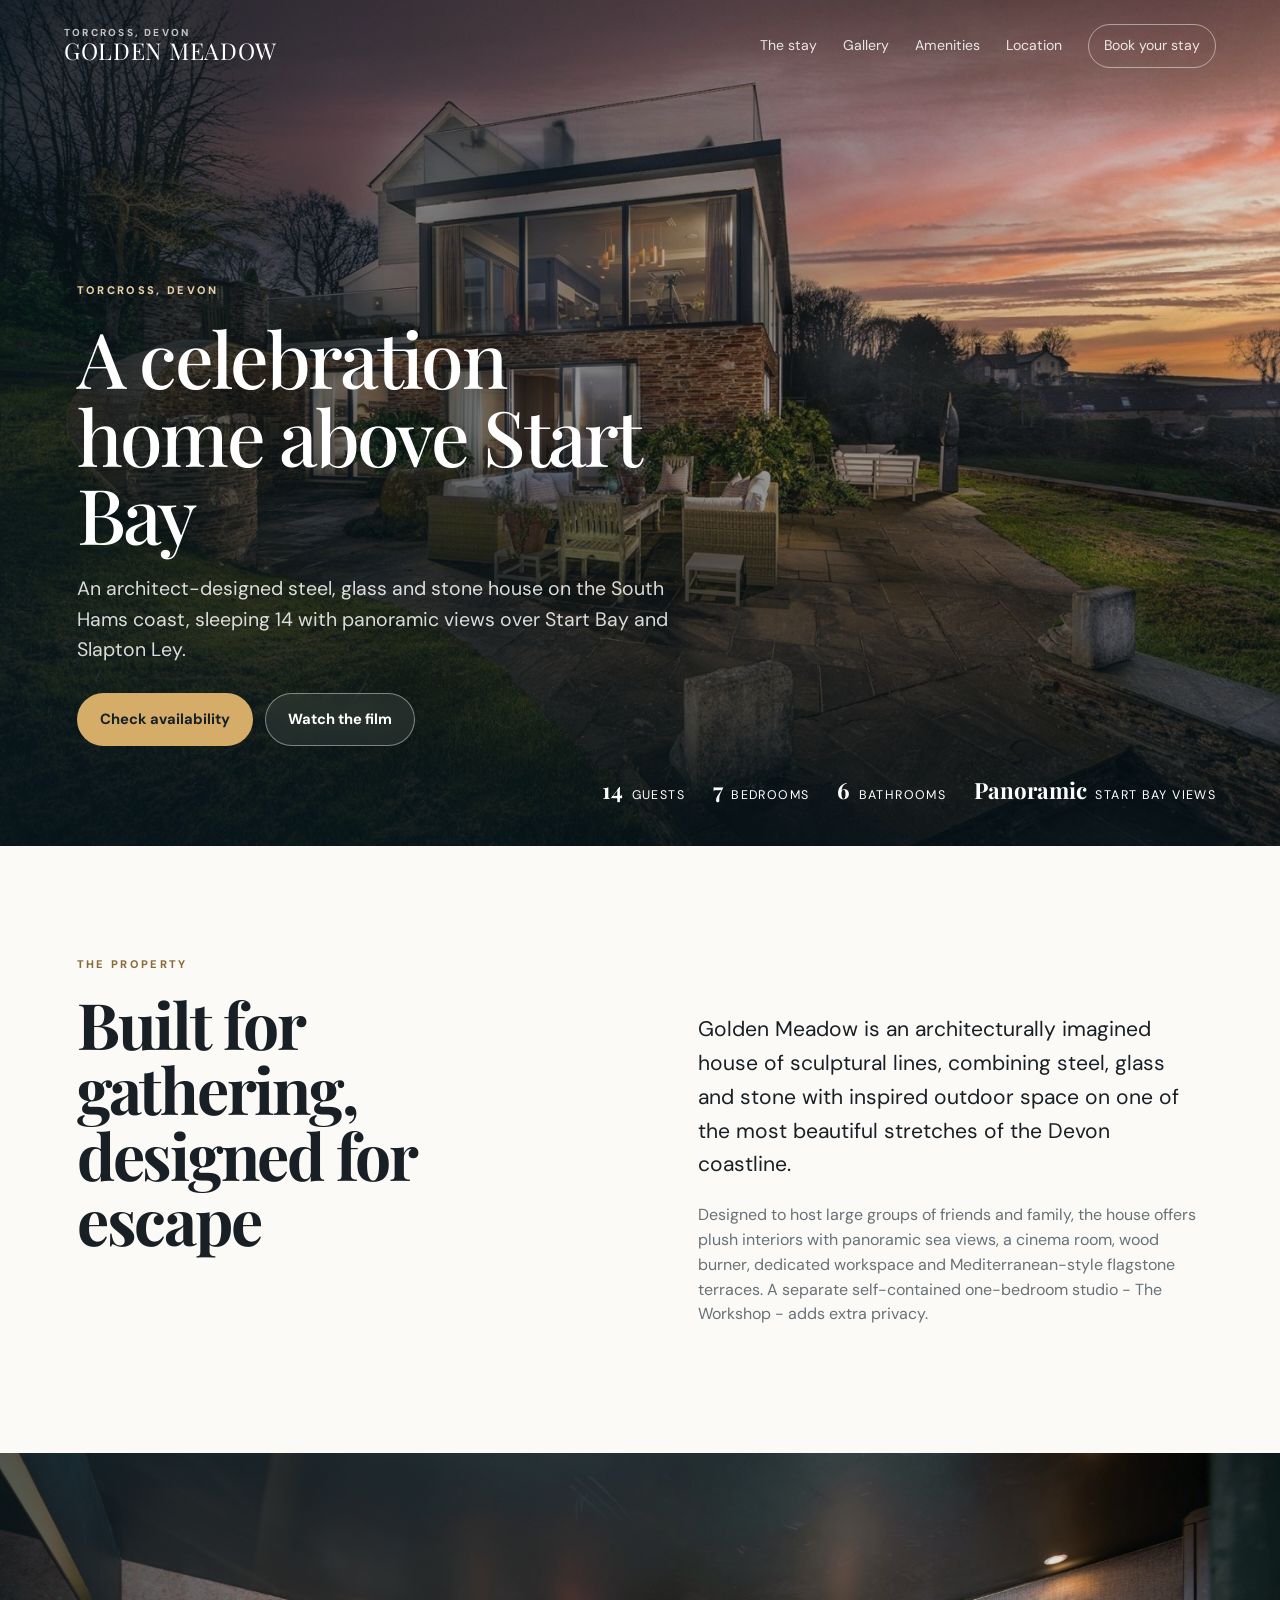
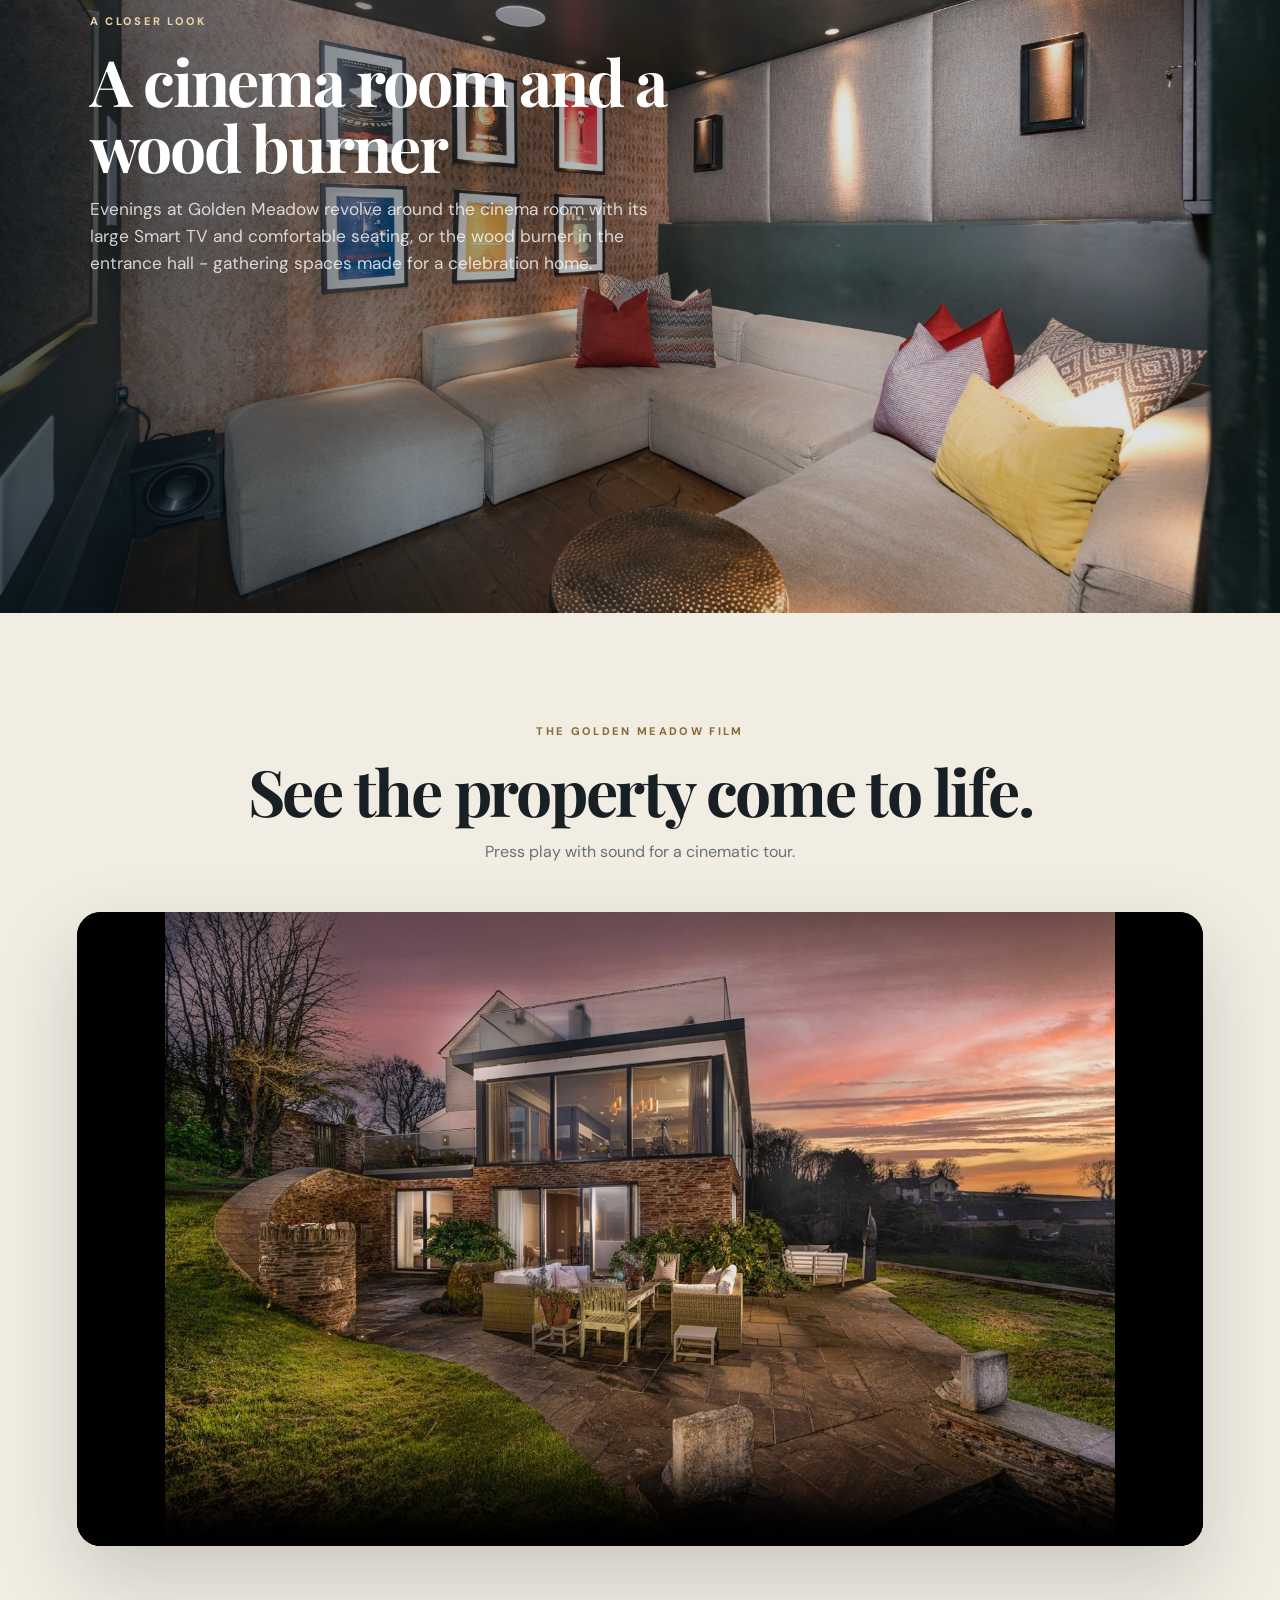
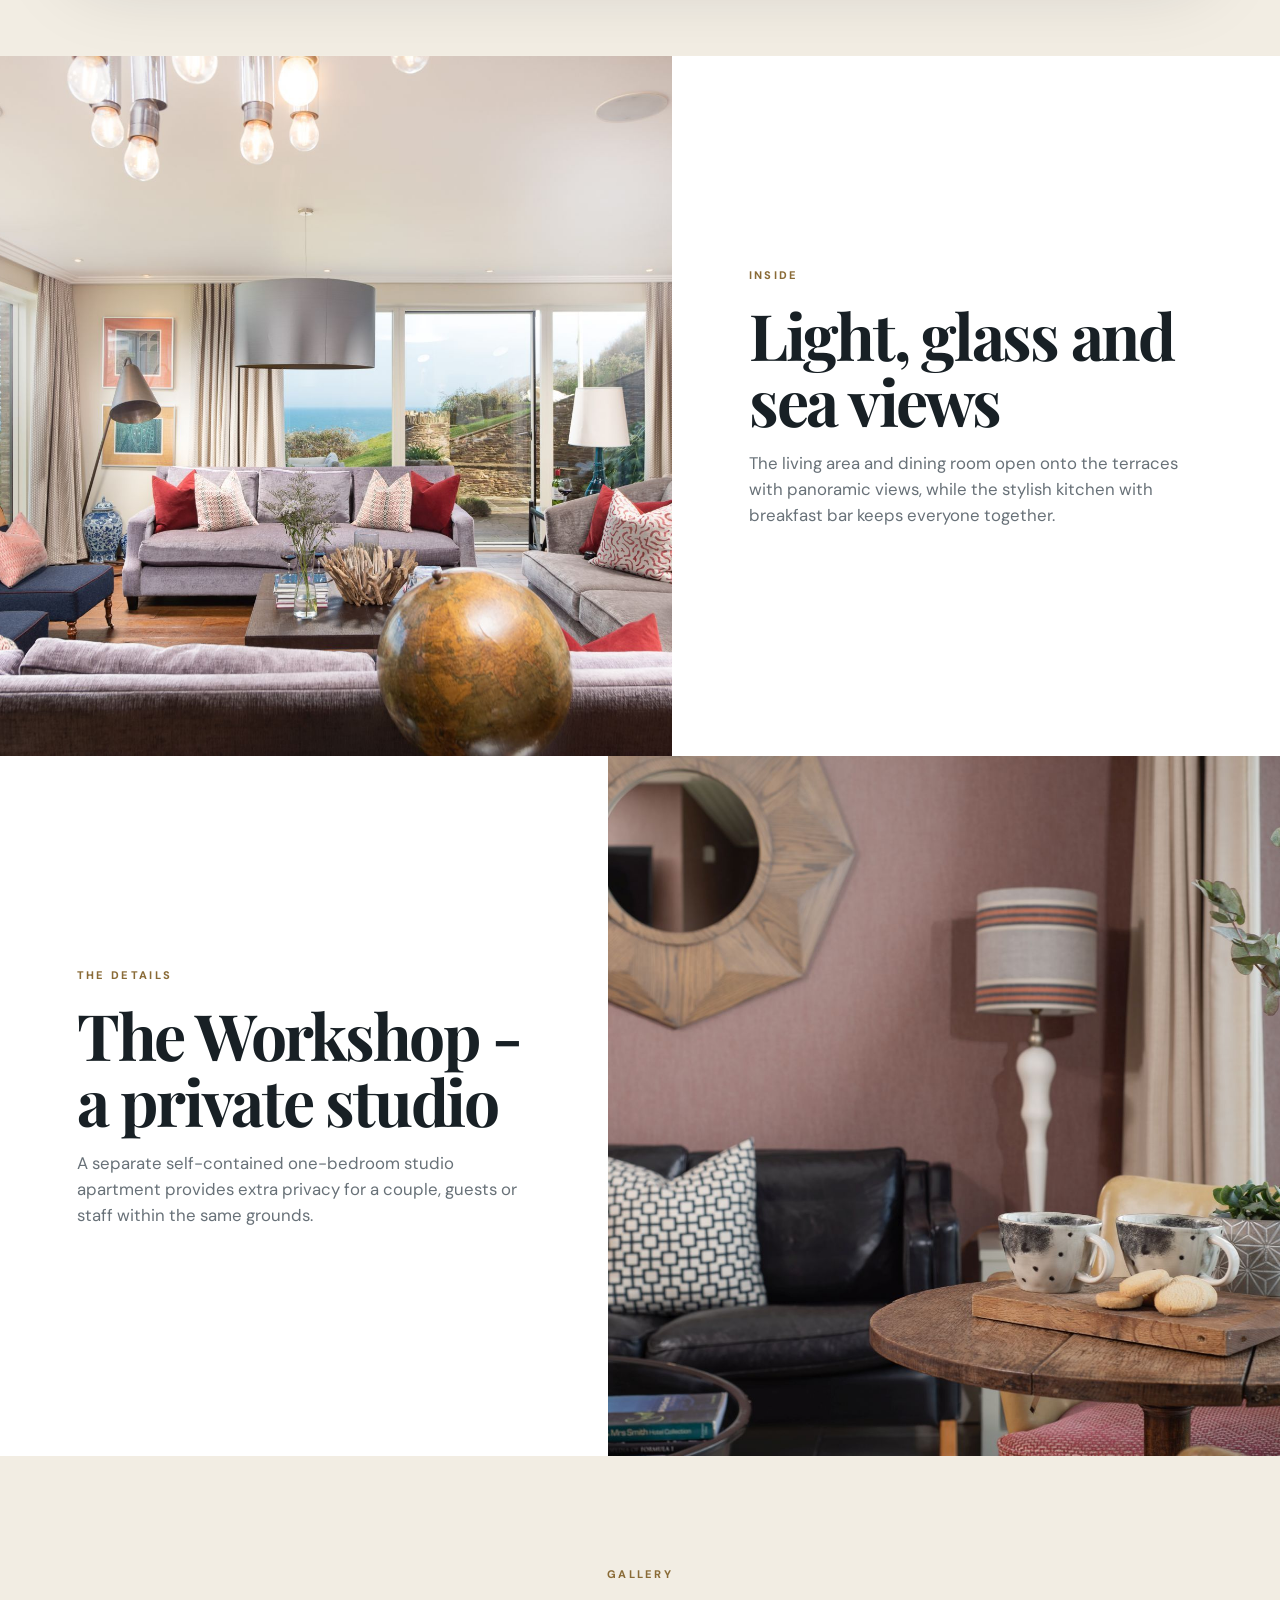
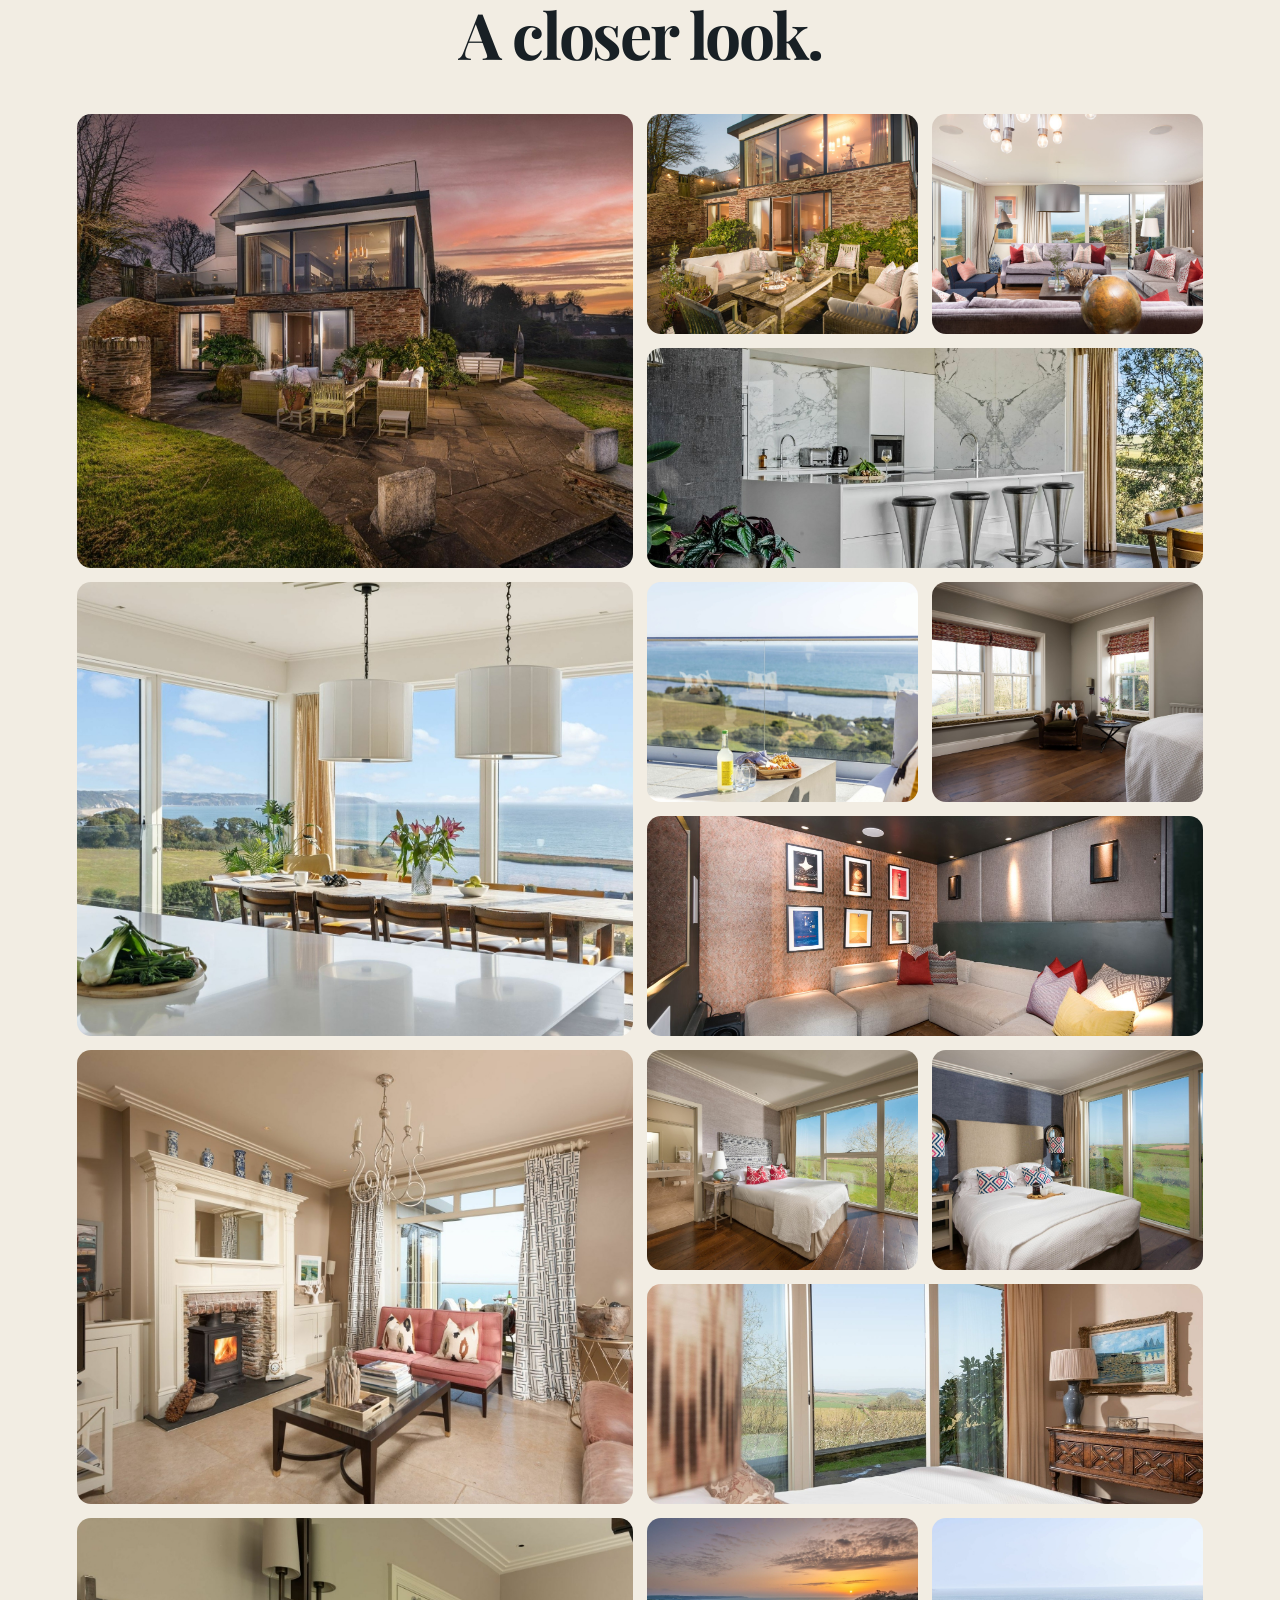
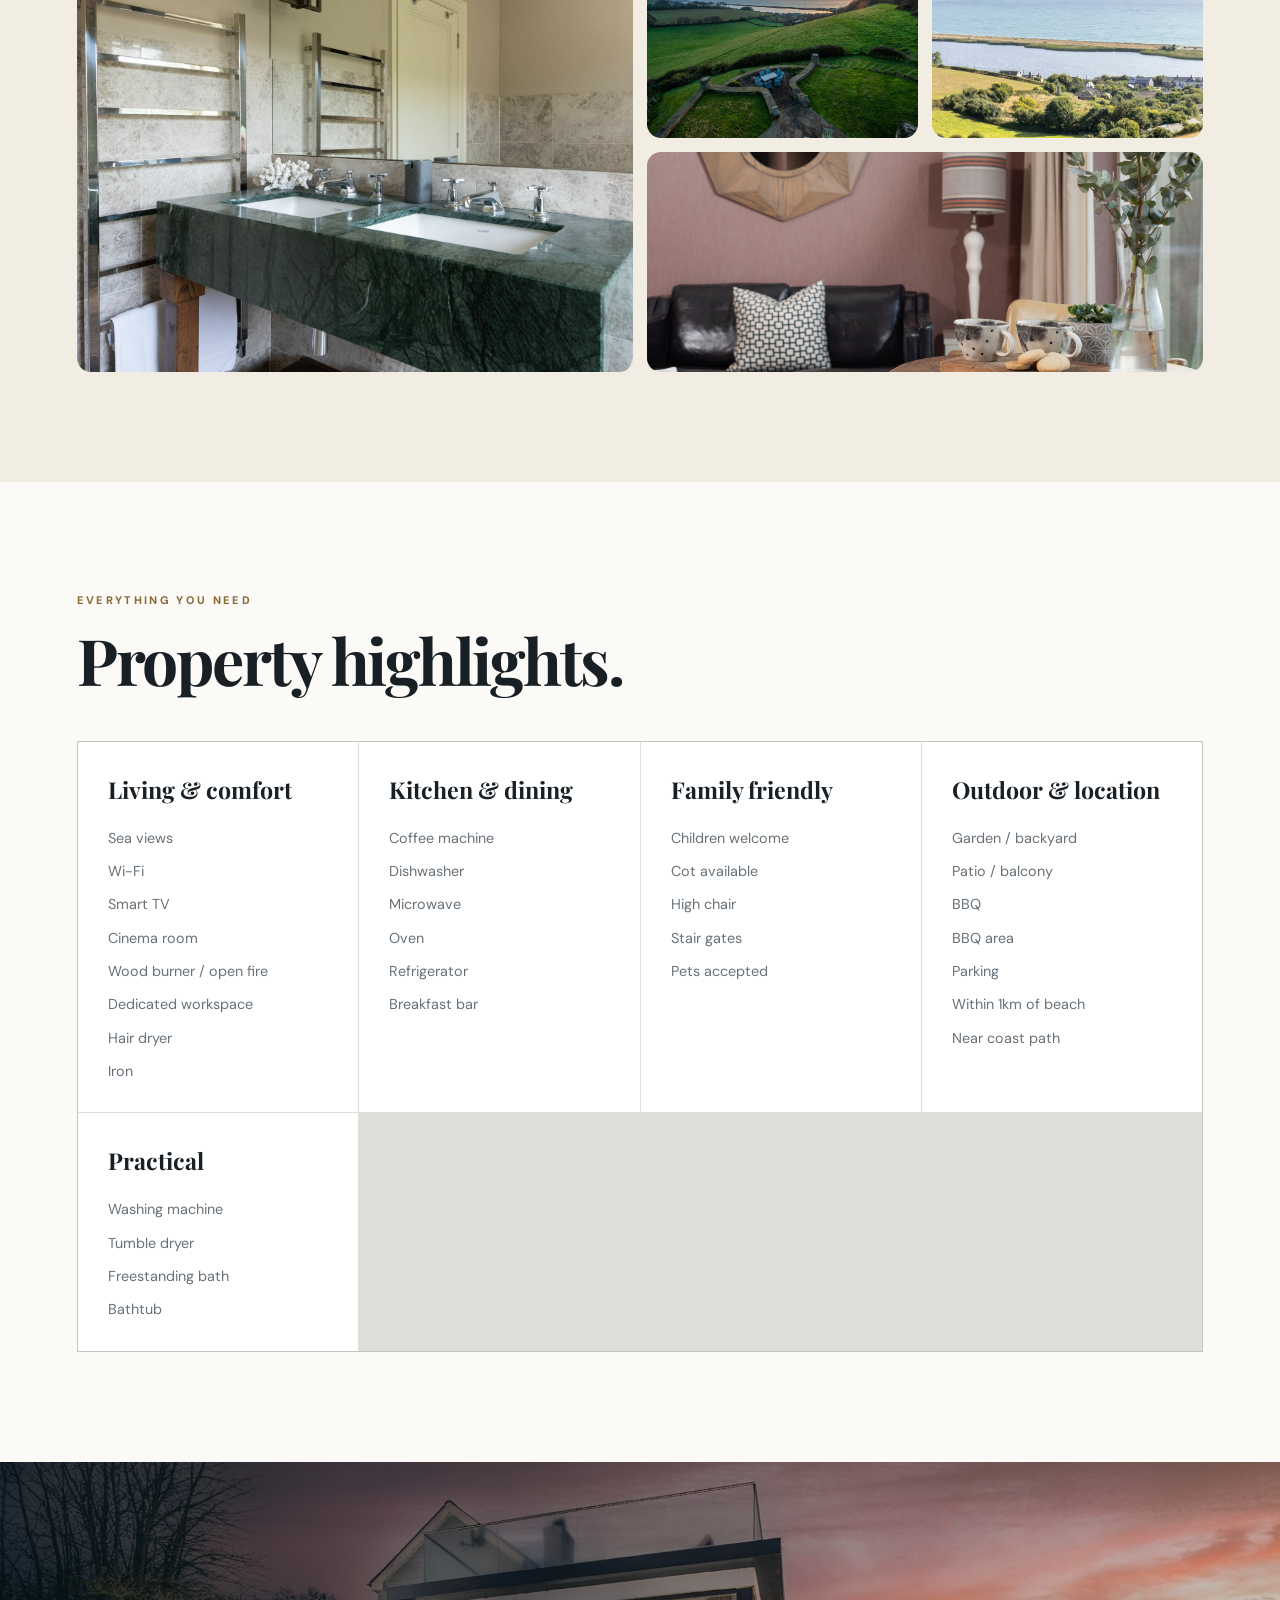
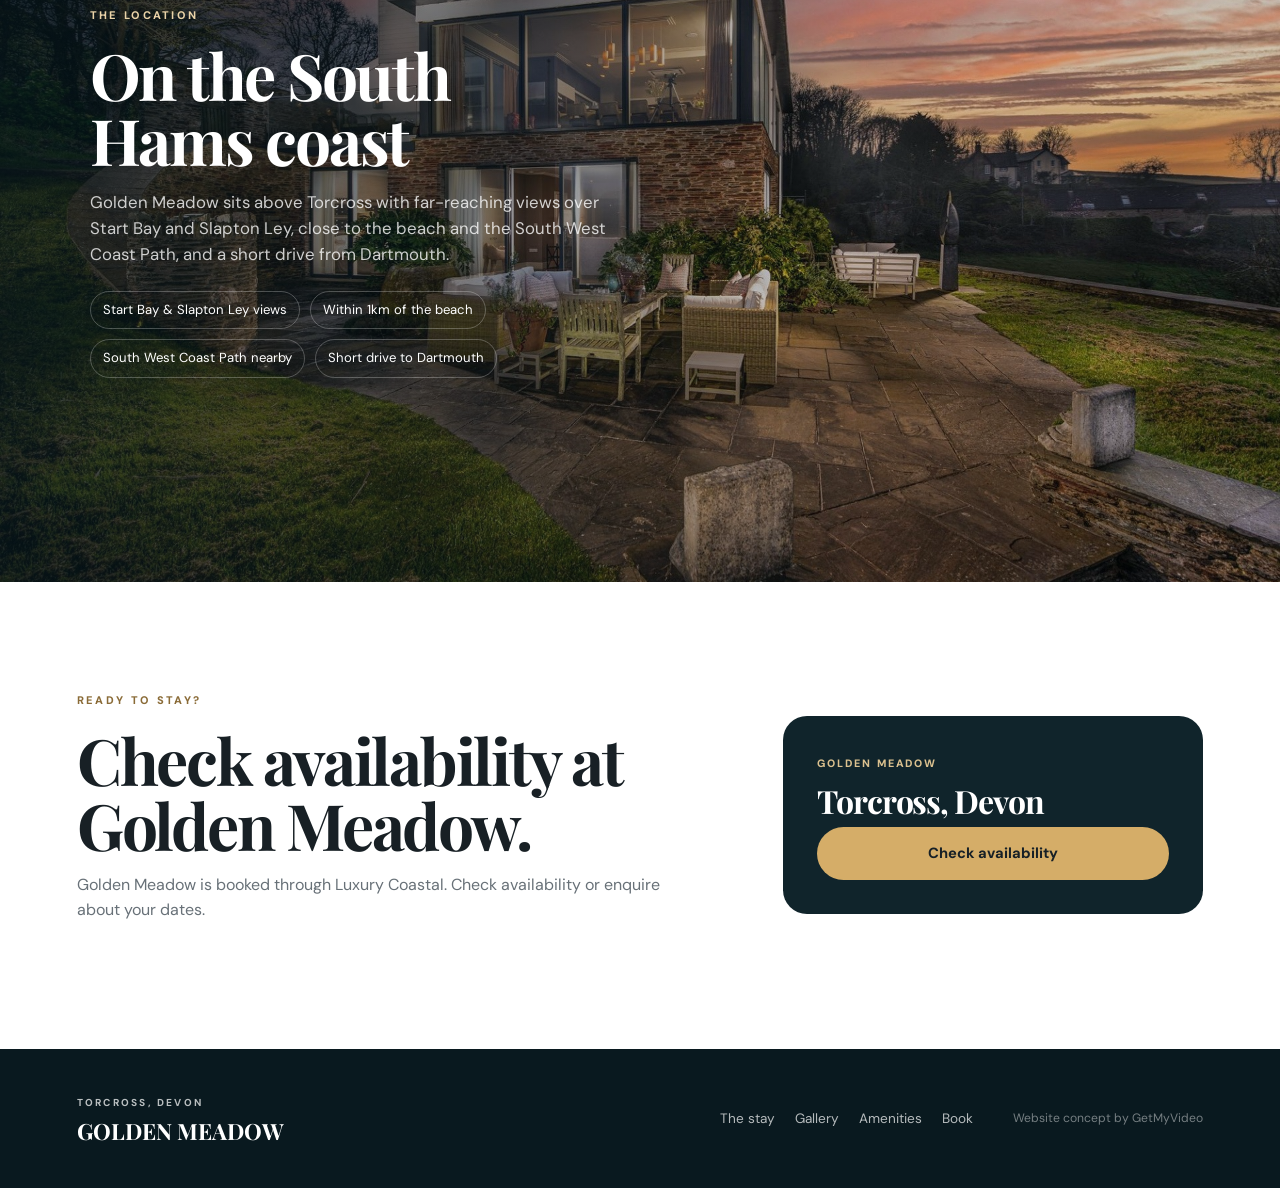
<file: golden-meadow/website/index.html>
<!doctype html><html lang="en-GB"><head><meta charset="utf-8"><meta name="viewport" content="width=device-width,initial-scale=1"><meta name="robots" content="noindex,nofollow"><meta name="description" content="An architect-designed steel, glass and stone house on the South Hams coast, sleeping 14 with panoramic views over Start Bay and Slapton Ley."><title>Golden Meadow — Torcross, Devon</title><link rel="preconnect" href="https://fonts.googleapis.com"><link rel="preconnect" href="https://fonts.gstatic.com" crossorigin><link href="https://fonts.googleapis.com/css2?family=DM+Sans:wght@400;500;600;700&family=Playfair+Display:wght@500;600;700&display=swap" rel="stylesheet"><link rel="stylesheet" href="styles.css"></head><body>
<header class="topbar" id="top"><a class="brand" href="#top"><span class="brand-kicker">TORCROSS, DEVON</span><span class="brand-name">GOLDEN MEADOW</span></a><nav><a href="#stay">The stay</a><a href="#gallery">Gallery</a><a href="#amenities">Amenities</a><a href="#location">Location</a><a class="book-pill" href="#book">Book your stay</a></nav></header>
<main><section class="hero"><video class="hero-video" autoplay muted loop playsinline poster="assets/poster.jpg"><source src="assets/hero-loop.mp4" type="video/mp4"></video><div class="hero-shade"></div><div class="hero-copy"><div class="eyebrow">TORCROSS, DEVON</div><h1>A celebration home above Start Bay</h1><p>An architect-designed steel, glass and stone house on the South Hams coast, sleeping 14 with panoramic views over Start Bay and Slapton Ley.</p><div class="hero-actions"><a class="button gold" href="#book">Check availability</a><a class="button glass" href="#film">Watch the film</a></div></div><div class="hero-stats"><span><strong>14</strong> Guests</span><span><strong>7</strong> Bedrooms</span><span><strong>6</strong> Bathrooms</span><span><strong>Panoramic</strong> Start Bay views</span></div></section>
<section class="intro section" id="stay"><div class="intro-title"><div class="eyebrow dark">THE PROPERTY</div><h2>Built for gathering, designed for escape</h2></div><div class="intro-copy"><p class="lead">Golden Meadow is an architecturally imagined house of sculptural lines, combining steel, glass and stone with inspired outdoor space on one of the most beautiful stretches of the Devon coastline.</p><p>Designed to host large groups of friends and family, the house offers plush interiors with panoramic sea views, a cinema room, wood burner, dedicated workspace and Mediterranean-style flagstone terraces. A separate self-contained one-bedroom studio - The Workshop - adds extra privacy.</p></div></section>
<section class="statement-image"><img src="assets/photo-08.jpg" alt="Golden Meadow"><div class="statement-copy"><div class="eyebrow">A CLOSER LOOK</div><h2>A cinema room and a wood burner</h2><p>Evenings at Golden Meadow revolve around the cinema room with its large Smart TV and comfortable seating, or the wood burner in the entrance hall - gathering spaces made for a celebration home.</p></div></section>
<section class="film-section section" id="film"><div class="section-head centered"><div class="eyebrow dark">THE GOLDEN MEADOW FILM</div><h2>See the property come to life.</h2><p>Press play with sound for a cinematic tour.</p></div><div class="film-card"><video controls playsinline preload="metadata" poster="assets/poster.jpg"><source src="assets/property-film.mp4" type="video/mp4"></video></div></section>
<section class="split-section"><div class="split-image"><img src="assets/photo-03.jpg" alt="Golden Meadow interior"></div><div class="split-copy"><div class="eyebrow dark">INSIDE</div><h2>Light, glass and sea views</h2><p>The living area and dining room open onto the terraces with panoramic views, while the stylish kitchen with breakfast bar keeps everyone together.</p></div></section>
<section class="split-section reverse"><div class="split-image"><img src="assets/photo-09.jpg" alt="Golden Meadow"></div><div class="split-copy"><div class="eyebrow dark">THE DETAILS</div><h2>The Workshop - a private studio</h2><p>A separate self-contained one-bedroom studio apartment provides extra privacy for a couple, guests or staff within the same grounds.</p></div></section>
<section class="gallery section" id="gallery"><div class="section-head centered"><div class="eyebrow dark">GALLERY</div><h2>A closer look.</h2></div><div class="masonry"><img class="feat" src="assets/gallery-01.jpg" alt="Golden Meadow property photograph"><img class="" src="assets/gallery-02.jpg" alt="Golden Meadow property photograph"><img class="" src="assets/gallery-03.jpg" alt="Golden Meadow property photograph"><img class="wide" src="assets/gallery-04.jpg" alt="Golden Meadow property photograph"><img class="feat" src="assets/gallery-05.jpg" alt="Golden Meadow property photograph"><img class="" src="assets/gallery-06.jpg" alt="Golden Meadow property photograph"><img class="" src="assets/gallery-07.jpg" alt="Golden Meadow property photograph"><img class="wide" src="assets/gallery-08.jpg" alt="Golden Meadow property photograph"><img class="feat" src="assets/gallery-09.jpg" alt="Golden Meadow property photograph"><img class="" src="assets/gallery-10.jpg" alt="Golden Meadow property photograph"><img class="" src="assets/gallery-11.jpg" alt="Golden Meadow property photograph"><img class="wide" src="assets/gallery-12.jpg" alt="Golden Meadow property photograph"><img class="feat" src="assets/gallery-13.jpg" alt="Golden Meadow property photograph"><img class="" src="assets/gallery-14.jpg" alt="Golden Meadow property photograph"><img class="" src="assets/gallery-15.jpg" alt="Golden Meadow property photograph"><img class="wide" src="assets/gallery-16.jpg" alt="Golden Meadow property photograph"></div></section>
<section class="amenities section" id="amenities"><div class="section-head"><div class="eyebrow dark">EVERYTHING YOU NEED</div><h2>Property highlights.</h2></div><div class="amenity-grid"><div><b>Living &amp; comfort</b><span>Sea views</span><span>Wi-Fi</span><span>Smart TV</span><span>Cinema room</span><span>Wood burner / open fire</span><span>Dedicated workspace</span><span>Hair dryer</span><span>Iron</span></div><div><b>Kitchen &amp; dining</b><span>Coffee machine</span><span>Dishwasher</span><span>Microwave</span><span>Oven</span><span>Refrigerator</span><span>Breakfast bar</span></div><div><b>Family friendly</b><span>Children welcome</span><span>Cot available</span><span>High chair</span><span>Stair gates</span><span>Pets accepted</span></div><div><b>Outdoor &amp; location</b><span>Garden / backyard</span><span>Patio / balcony</span><span>BBQ</span><span>BBQ area</span><span>Parking</span><span>Within 1km of beach</span><span>Near coast path</span></div><div><b>Practical</b><span>Washing machine</span><span>Tumble dryer</span><span>Freestanding bath</span><span>Bathtub</span></div></div></section>
<section class="location" id="location"><img src="assets/photo-01.jpg" alt="Golden Meadow"><div class="location-copy"><div class="eyebrow">THE LOCATION</div><h2>On the South Hams coast</h2><p>Golden Meadow sits above Torcross with far-reaching views over Start Bay and Slapton Ley, close to the beach and the South West Coast Path, and a short drive from Dartmouth.</p><div class="location-points"><span>Start Bay &amp; Slapton Ley views</span><span>Within 1km of the beach</span><span>South West Coast Path nearby</span><span>Short drive to Dartmouth</span></div></div></section>
<section class="book section" id="book"><div class="book-copy"><div class="eyebrow dark">READY TO STAY?</div><h2>Check availability at Golden Meadow.</h2><p>Golden Meadow is booked through Luxury Coastal. Check availability or enquire about your dates.</p></div><div class="book-panel"><span class="small">GOLDEN MEADOW</span><h3>Torcross, Devon</h3><a class="button gold wide" href="https://luxurycoastal.co.uk/property/devon/torcross/golden-meadow" target="_blank" rel="noopener">Check availability</a></div></section></main>
<footer><div><span class="brand-kicker">TORCROSS, DEVON</span><strong>GOLDEN MEADOW</strong></div><div class="footer-links"><a href="#stay">The stay</a><a href="#gallery">Gallery</a><a href="#amenities">Amenities</a><a href="#book">Book</a></div><span class="preview-note">Website concept by GetMyVideo</span></footer><div class="mobile-book"><a href="#book">Check availability</a></div></body></html>
</file>
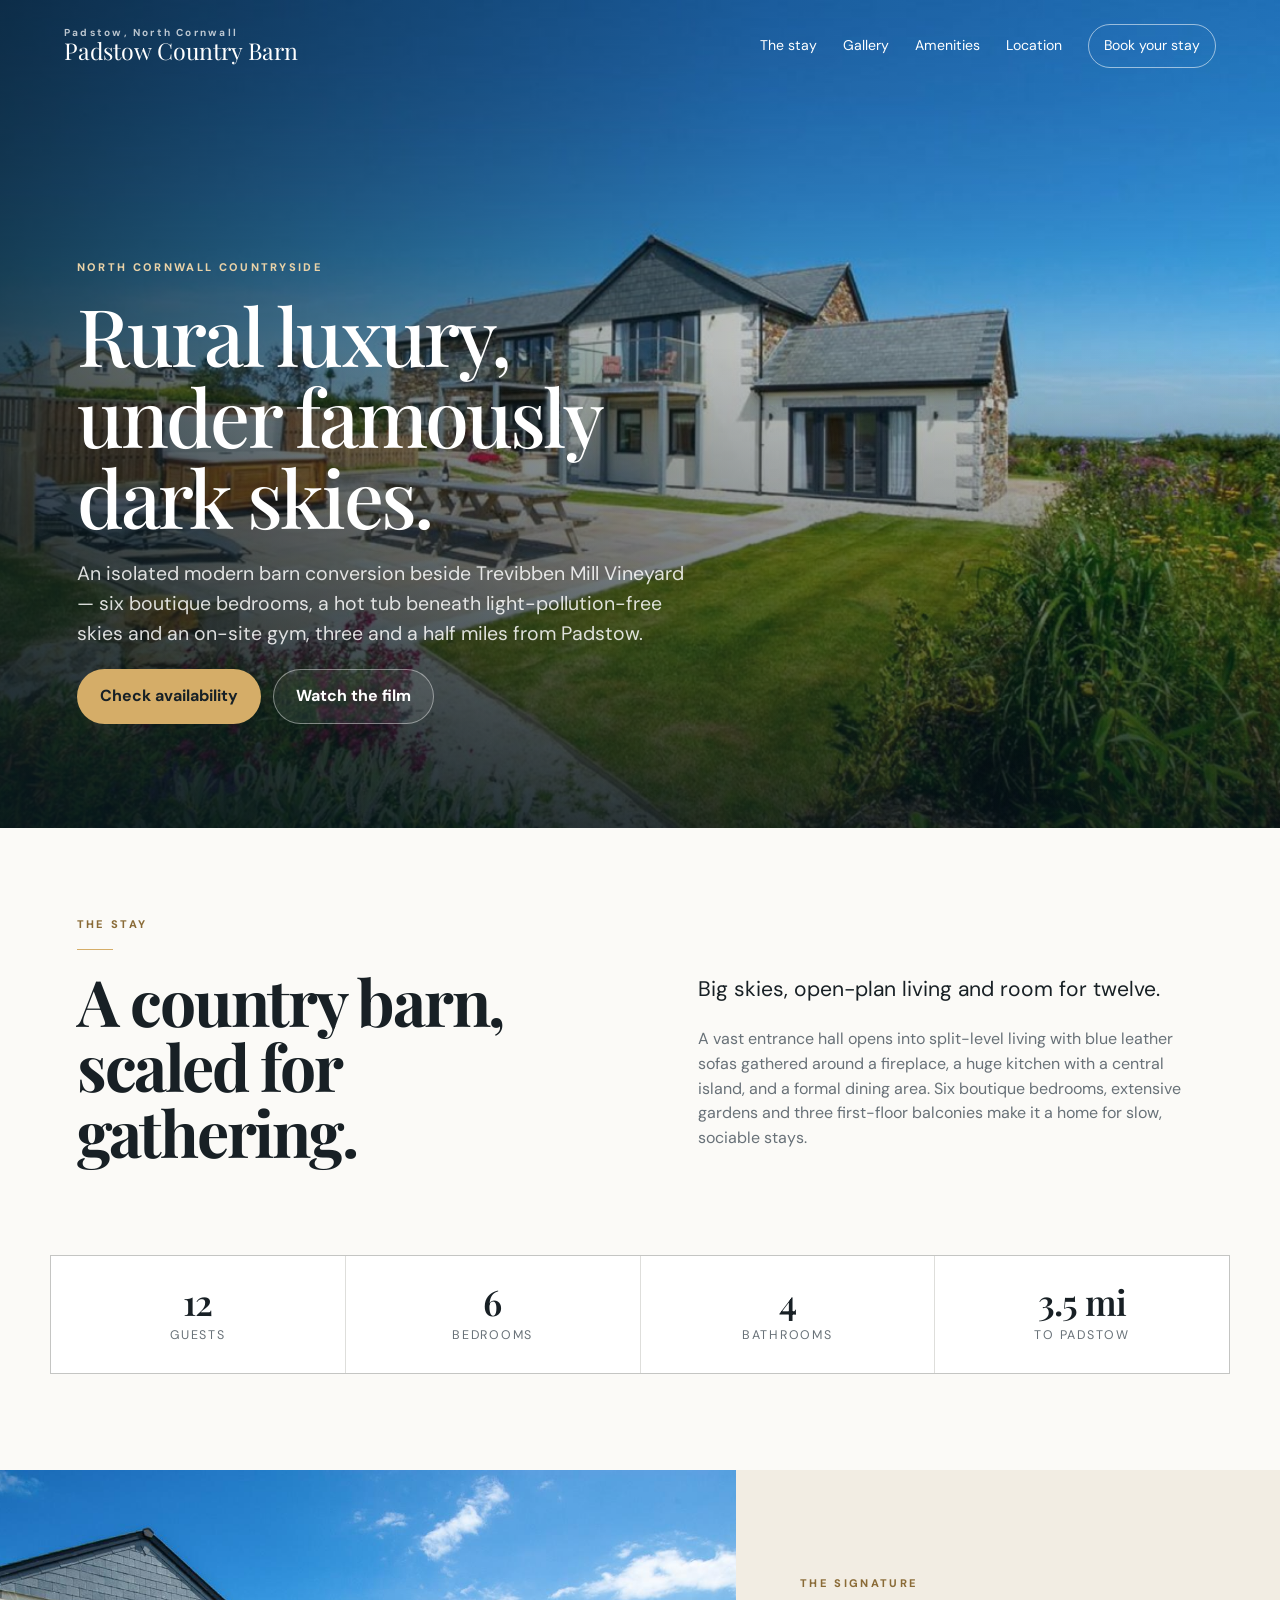
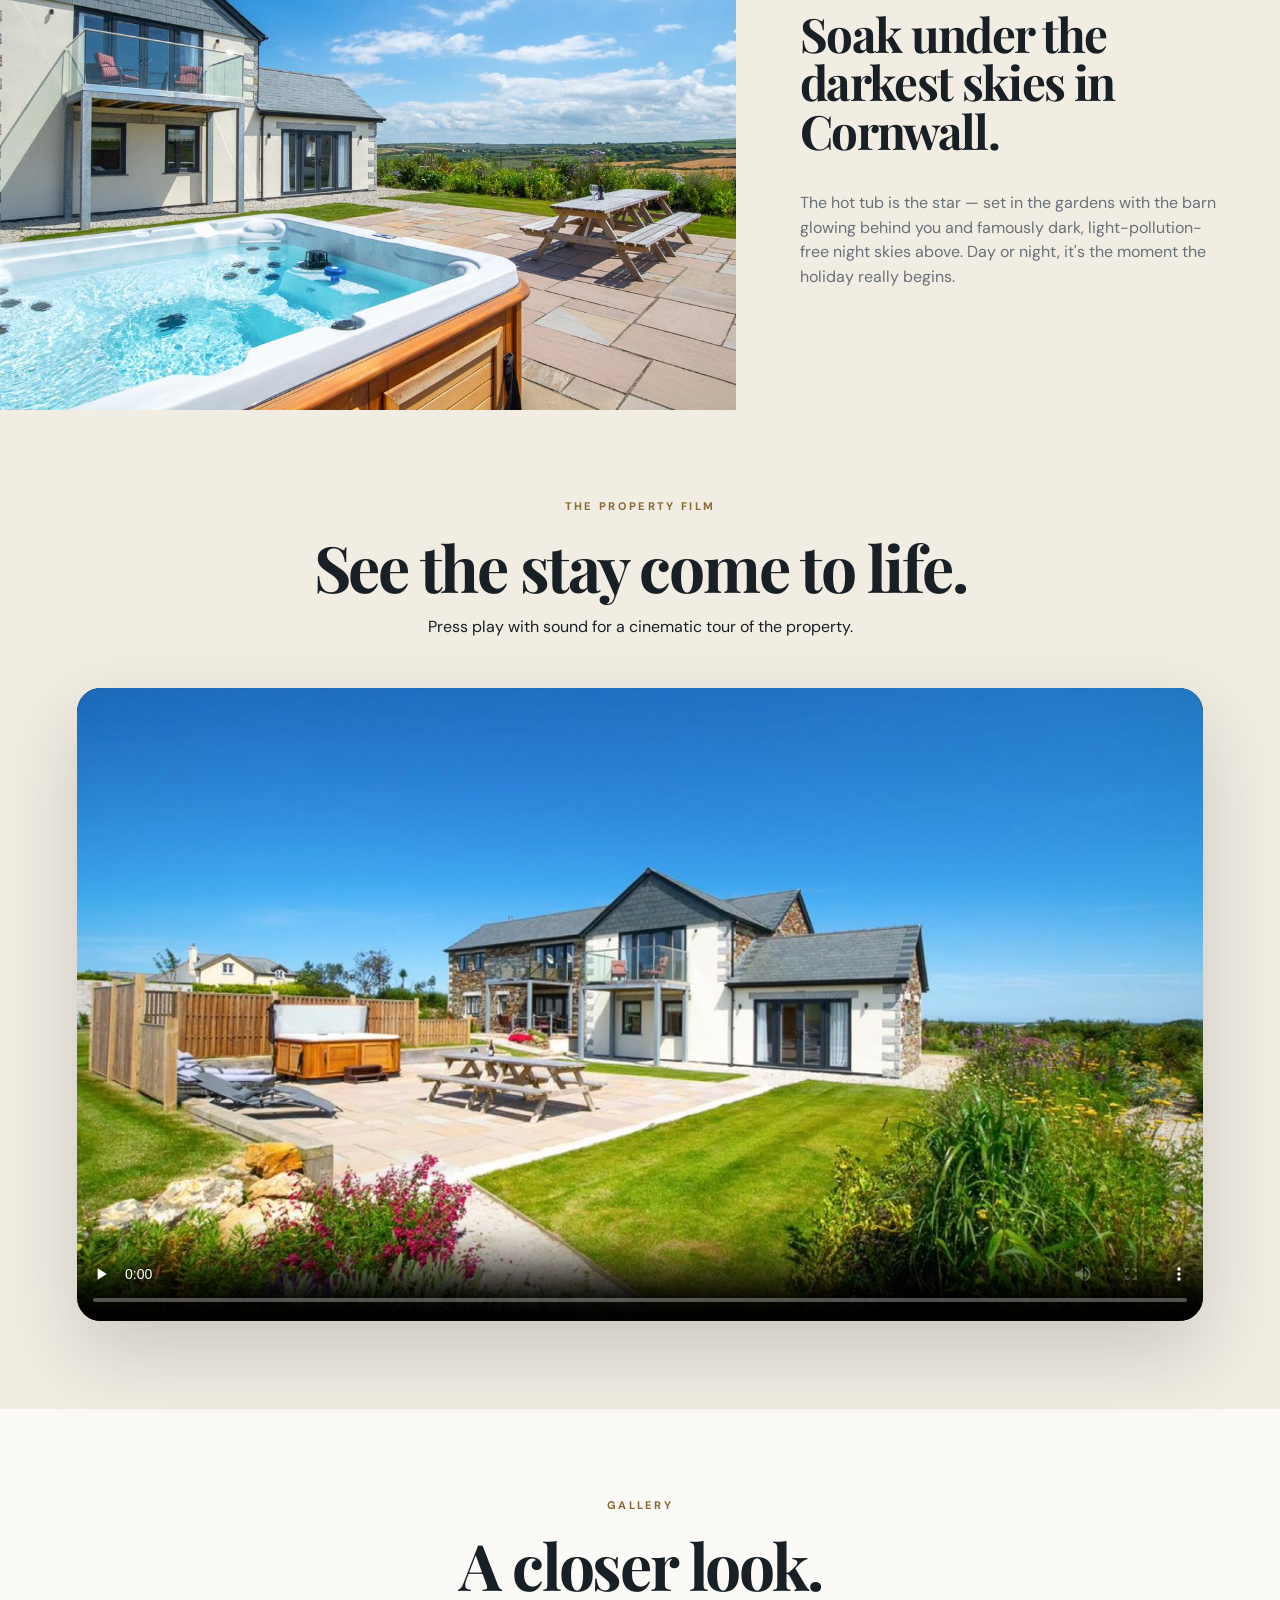
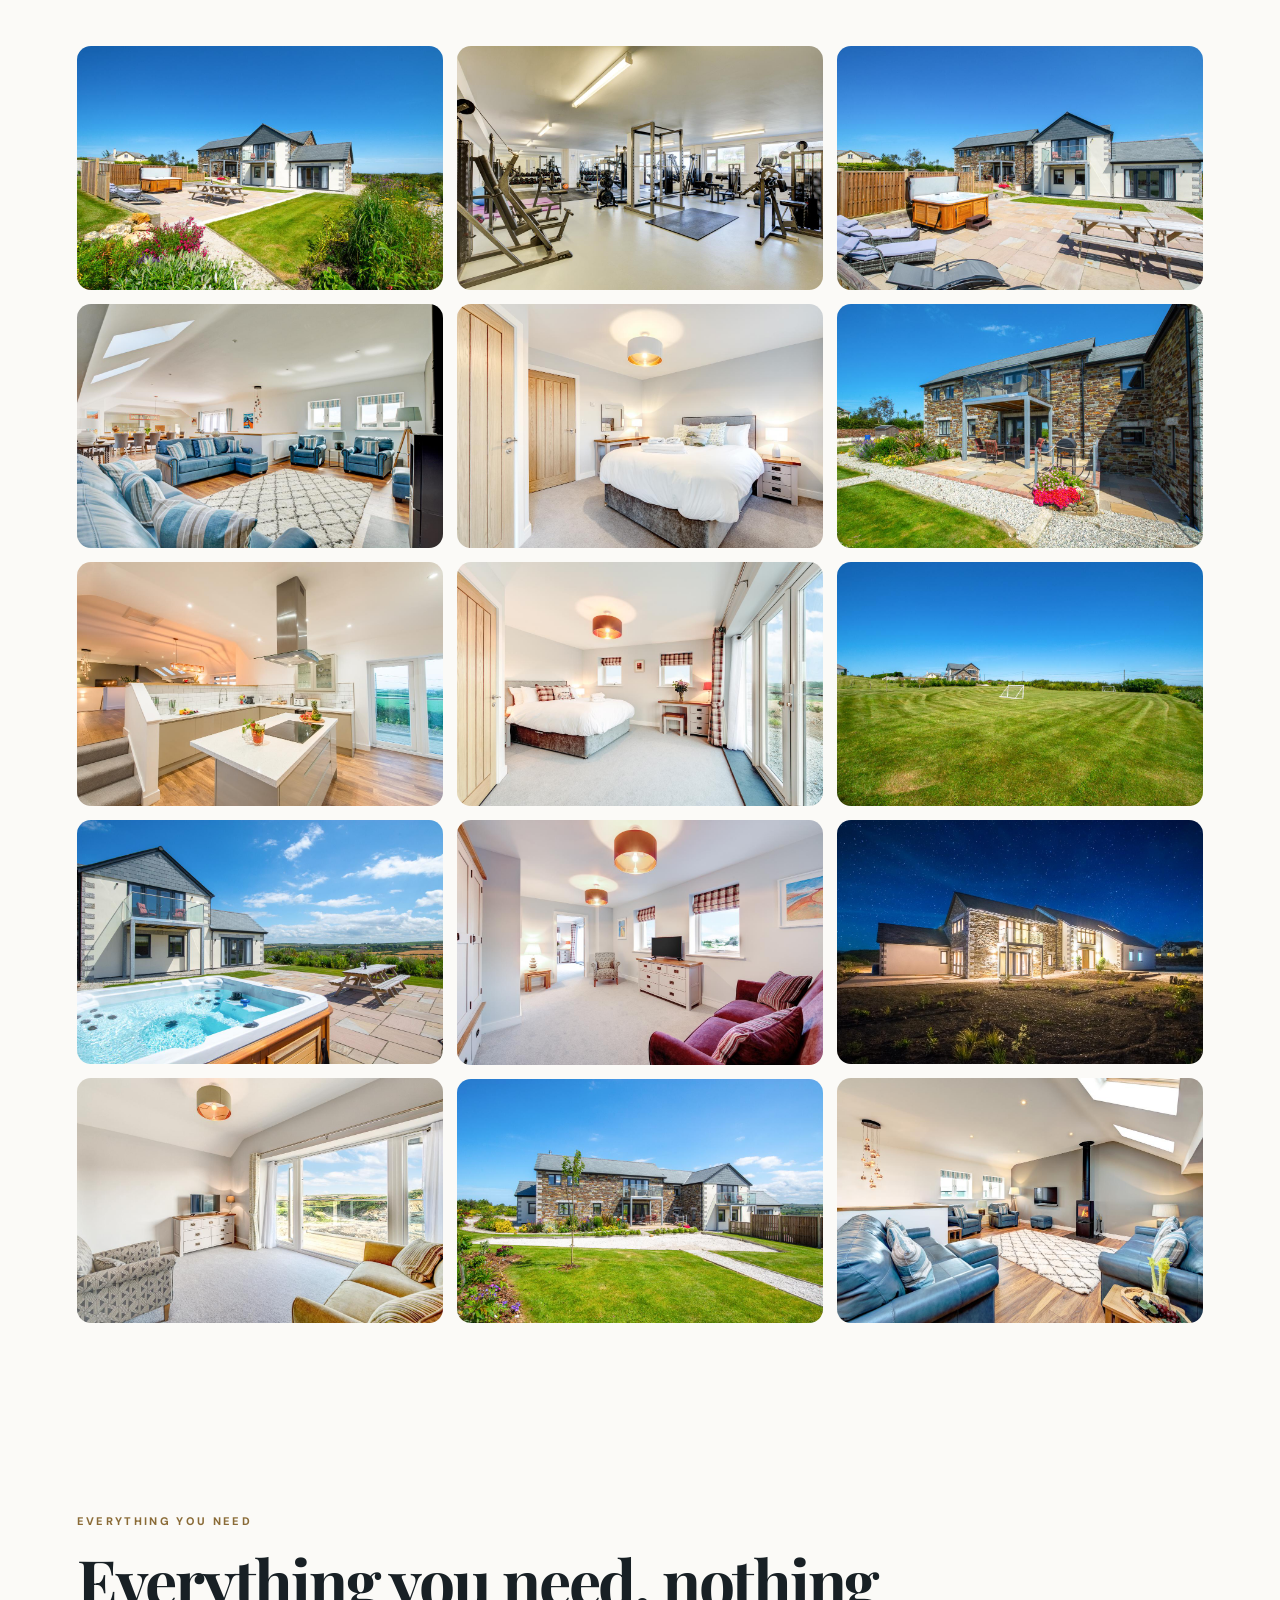
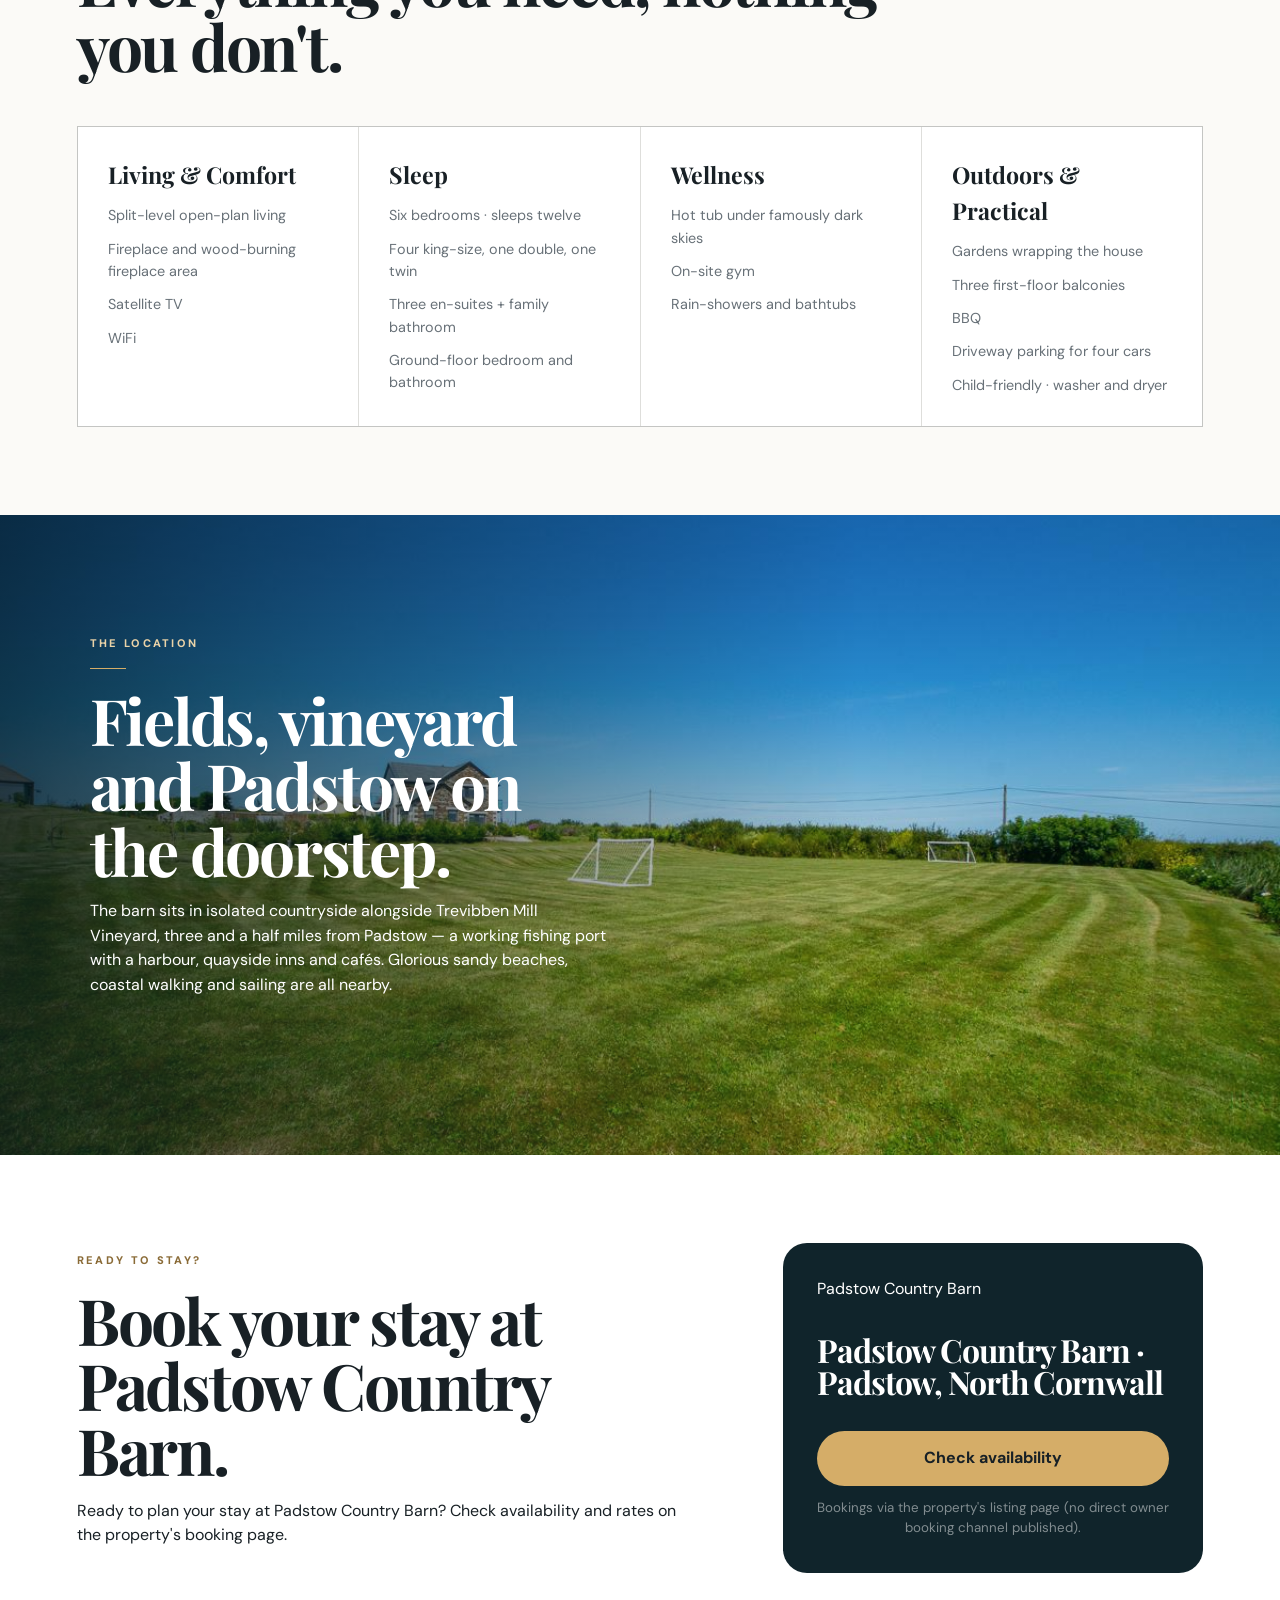
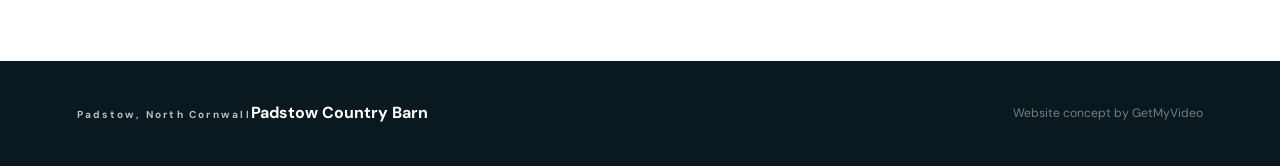
<file: Padstow-barn/website/index.html>
<!doctype html>
<html lang="en-GB">
<head>
<meta charset="utf-8">
<meta name="viewport" content="width=device-width,initial-scale=1">
<meta name="robots" content="noindex,nofollow">
<meta name="description" content="Padstow Country Barn — an isolated luxury barn conversion in the north Cornwall countryside alongside Trevibben Mill Vineyard, 3.5 miles from Padstow. Sleeps twelve, hot tub, on-site gym, dark skies.">
<title>Padstow Country Barn — Padstow, North Cornwall</title>
<link rel="preconnect" href="https://fonts.googleapis.com">
<link rel="preconnect" href="https://fonts.gstatic.com" crossorigin>
<link href="https://fonts.googleapis.com/css2?family=DM+Sans:wght@400;500;600;700&family=Playfair+Display:wght@500;600;700&display=swap" rel="stylesheet">
<link rel="stylesheet" href="styles.css">
</head>
<body>
<header class="topbar" id="top">
<a class="brand" href="#top"><span class="brand-kicker">Padstow, North Cornwall</span><span class="brand-name">Padstow Country Barn</span></a>
<nav><a href="#stay">The stay</a><a href="#gallery">Gallery</a><a href="#amenities">Amenities</a><a href="#location">Location</a><a class="book-pill" href="#book">Book your stay</a></nav>
</header>
<main>
<section class="hero"><video class="hero-video" autoplay muted loop playsinline poster="assets/poster.jpg"><source src="assets/hero-loop.mp4" type="video/mp4"></video><div class="hero-shade"></div><div class="hero-copy"><div class="eyebrow">NORTH CORNWALL COUNTRYSIDE</div><h1>Rural luxury, under famously dark skies.</h1><p>An isolated modern barn conversion beside Trevibben Mill Vineyard — six boutique bedrooms, a hot tub beneath light-pollution-free skies and an on-site gym, three and a half miles from Padstow.</p><div class="hero-actions"><a class="button gold" href="#book">Check availability</a><a class="button glass" href="#film">Watch the film</a></div></div></section>
<section class="intro section" id="stay"><div><div class="eyebrow dark">THE STAY</div><h2>A country barn, scaled for gathering.</h2></div><div class="intro-copy"><p class="lead">Big skies, open-plan living and room for twelve.</p><p>A vast entrance hall opens into split-level living with blue leather sofas gathered around a fireplace, a huge kitchen with a central island, and a formal dining area. Six boutique bedrooms, extensive gardens and three first-floor balconies make it a home for slow, sociable stays.</p></div></section>
<div class="facts wrap"><div><b>12</b><span>Guests</span></div><div><b>6</b><span>Bedrooms</span></div><div><b>4</b><span>Bathrooms</span></div><div><b>3.5&nbsp;mi</b><span>To Padstow</span></div></div>
<section class="feature-split" id="signature"><div class="feature-media"><img src="assets/feature.jpg" alt="The hot tub at Padstow Country Barn under open night skies"></div><div class="feature-copy"><div class="eyebrow dark">THE SIGNATURE</div><h2>Soak under the darkest skies in Cornwall.</h2><p>The hot tub is the star — set in the gardens with the barn glowing behind you and famously dark, light-pollution-free night skies above. Day or night, it's the moment the holiday really begins.</p></div></section>
</section>
<section class="film-section section" id="film"><div class="section-head centered"><div class="eyebrow dark">THE PROPERTY FILM</div><h2>See the stay come to life.</h2><p>Press play with sound for a cinematic tour of the property.</p></div><div class="film-card"><video controls playsinline preload="none" poster="assets/poster.jpg"><source src="assets/property-film.mp4" type="video/mp4"></video></div></section>
<section class="section" id="gallery"><div class="section-head centered"><div class="eyebrow dark">GALLERY</div><h2>A closer look.</h2></div><div class="masonry"><img src="assets/01-exterior.jpg" alt="Padstow Country Barn exterior with lawn" loading="lazy">
<img src="assets/02-living-room.jpg" alt="Living room with sofas" loading="lazy">
<img src="assets/03-kitchen.jpg" alt="Kitchen with central island" loading="lazy">
<img src="assets/04-hot-tub.jpg" alt="Hot tub under open skies" loading="lazy">
<img src="assets/05-living-room-upper.jpg" alt="Upper living space" loading="lazy">
<img src="assets/06-gym.jpg" alt="On-site gym" loading="lazy">
<img src="assets/07-bedroom-1.jpg" alt="Bedroom one" loading="lazy">
<img src="assets/08-bedroom-2.jpg" alt="Bedroom two" loading="lazy">
<img src="assets/09-interior-detail.jpg" alt="Interior detail" loading="lazy">
<img src="assets/10-garden.jpg" alt="Gardens around the barn" loading="lazy">
<img src="assets/11-exterior-terrace.jpg" alt="Exterior terrace" loading="lazy">
<img src="assets/12-fields-view.jpg" alt="Rolling fields beyond the barn" loading="lazy">
<img src="assets/13-countryside-view.jpg" alt="Open countryside and big sky" loading="lazy">
<img src="assets/14-exterior-dusk.jpg" alt="The barn at dusk" loading="lazy">
<img src="assets/15-living-room-fireplace.jpg" alt="Living room with fireplace" loading="lazy"></div></section>
<section class="amenities section" id="amenities"><div class="section-head"><div class="eyebrow dark">EVERYTHING YOU NEED</div><h2>Everything you need, nothing you don't.</h2></div><div class="amenity-grid">
<div><b>Living &amp; Comfort</b><span>Split-level open-plan living</span><span>Fireplace and wood-burning fireplace area</span><span>Satellite TV</span><span>WiFi</span></div>
<div><b>Sleep</b><span>Six bedrooms &middot; sleeps twelve</span><span>Four king-size, one double, one twin</span><span>Three en-suites + family bathroom</span><span>Ground-floor bedroom and bathroom</span></div>
<div><b>Wellness</b><span>Hot tub under famously dark skies</span><span>On-site gym</span><span>Rain-showers and bathtubs</span></div>
<div><b>Outdoors &amp; Practical</b><span>Gardens wrapping the house</span><span>Three first-floor balconies</span><span>BBQ</span><span>Driveway parking for four cars</span><span>Child-friendly &middot; washer and dryer</span></div>
</div></section>
<section class="location" id="location"><img src="assets/location.jpg" alt="Open countryside and big skies around Padstow Country Barn"><div class="location-copy"><div class="eyebrow">THE LOCATION</div><h2>Fields, vineyard and Padstow on the doorstep.</h2><p>The barn sits in isolated countryside alongside Trevibben Mill Vineyard, three and a half miles from Padstow — a working fishing port with a harbour, quayside inns and cafés. Glorious sandy beaches, coastal walking and sailing are all nearby.</p></div></section>
<section class="book section" id="book"><div class="book-copy"><div class="eyebrow dark">READY TO STAY?</div><h2>Book your stay at Padstow Country Barn.</h2><p>Ready to plan your stay at Padstow Country Barn? Check availability and rates on the property's booking page.</p></div><div class="book-panel"><span class="small">Padstow Country Barn</span><h3>Padstow Country Barn · Padstow, North Cornwall</h3><a class="button gold wide" href="https://luxurycornwall.com/listing/padstow-country-barn-holiday-home/">Check availability</a><small>Bookings via the property's listing page (no direct owner booking channel published).</small></div></section>
</main>
<footer><div><span class="brand-kicker">Padstow, North Cornwall</span><strong>Padstow Country Barn</strong></div><span class="preview-note">Website concept by GetMyVideo</span></footer>
</body>
</html>
</file>
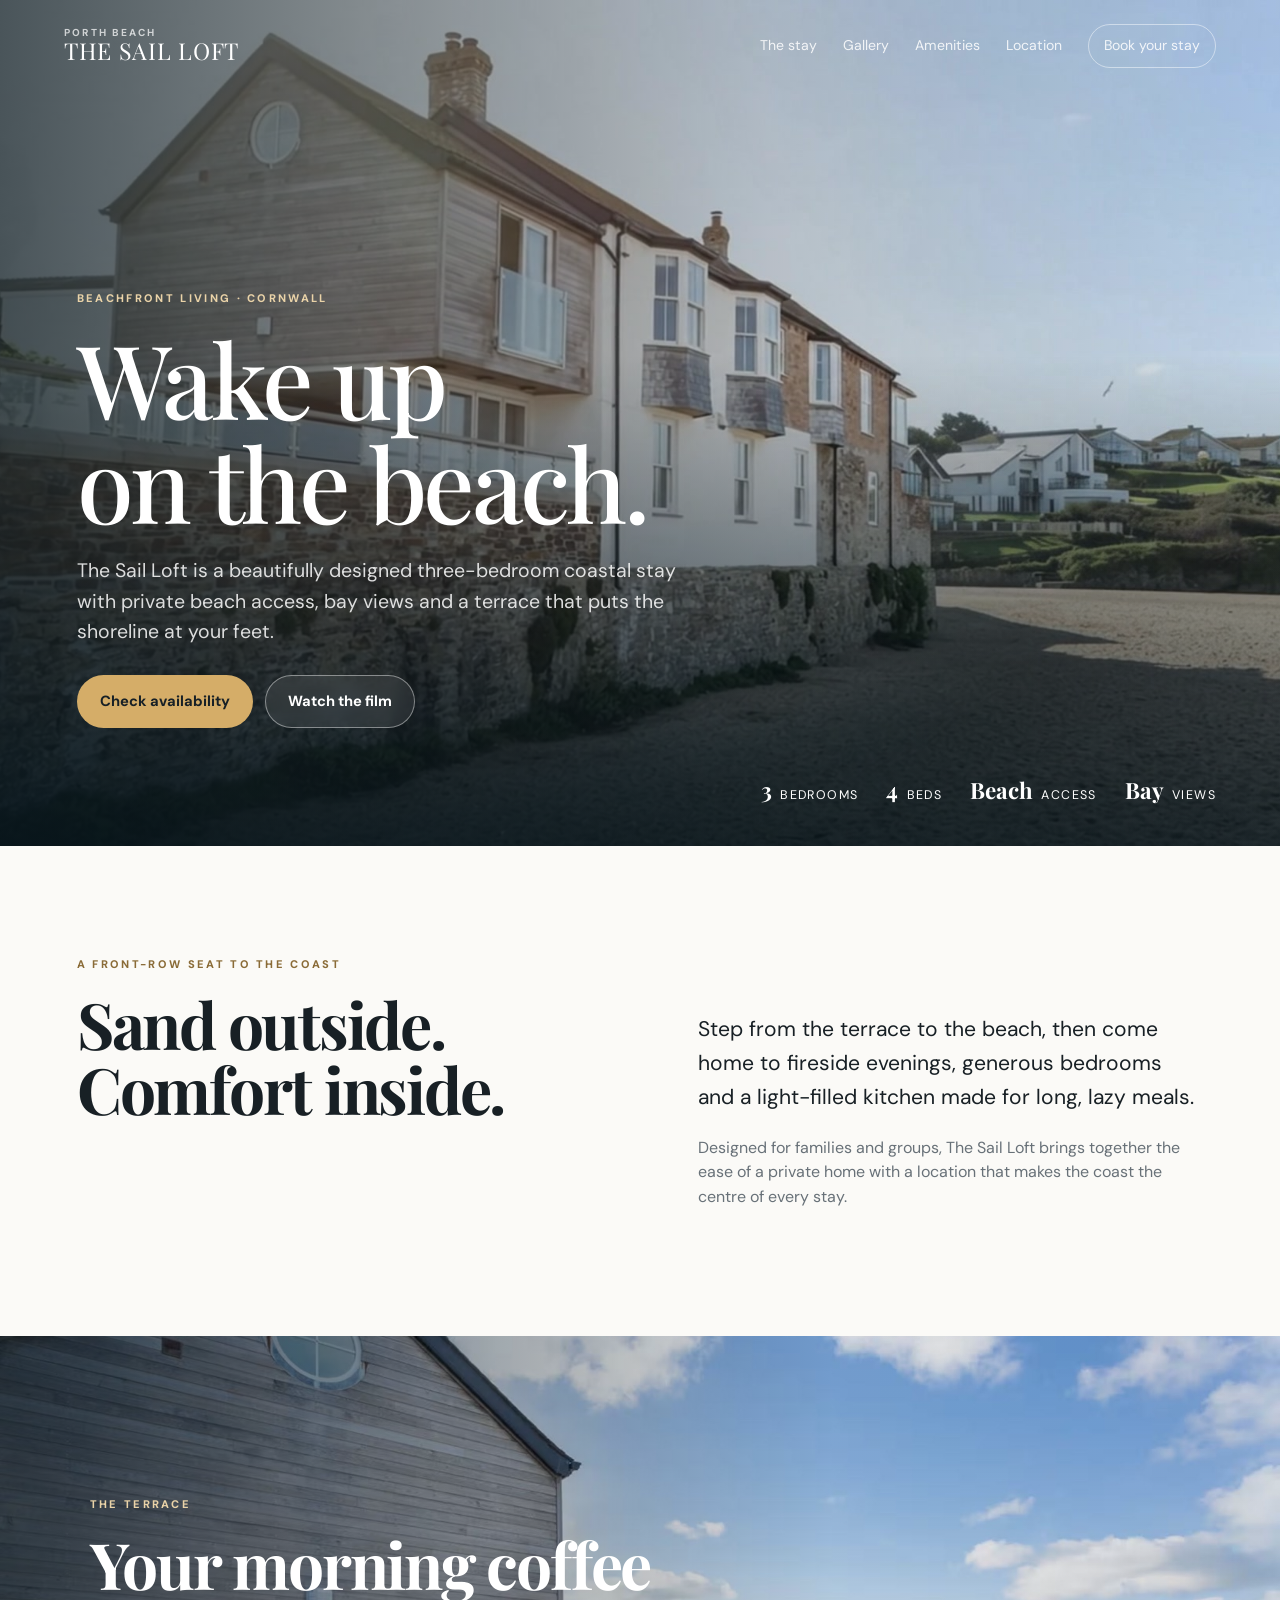
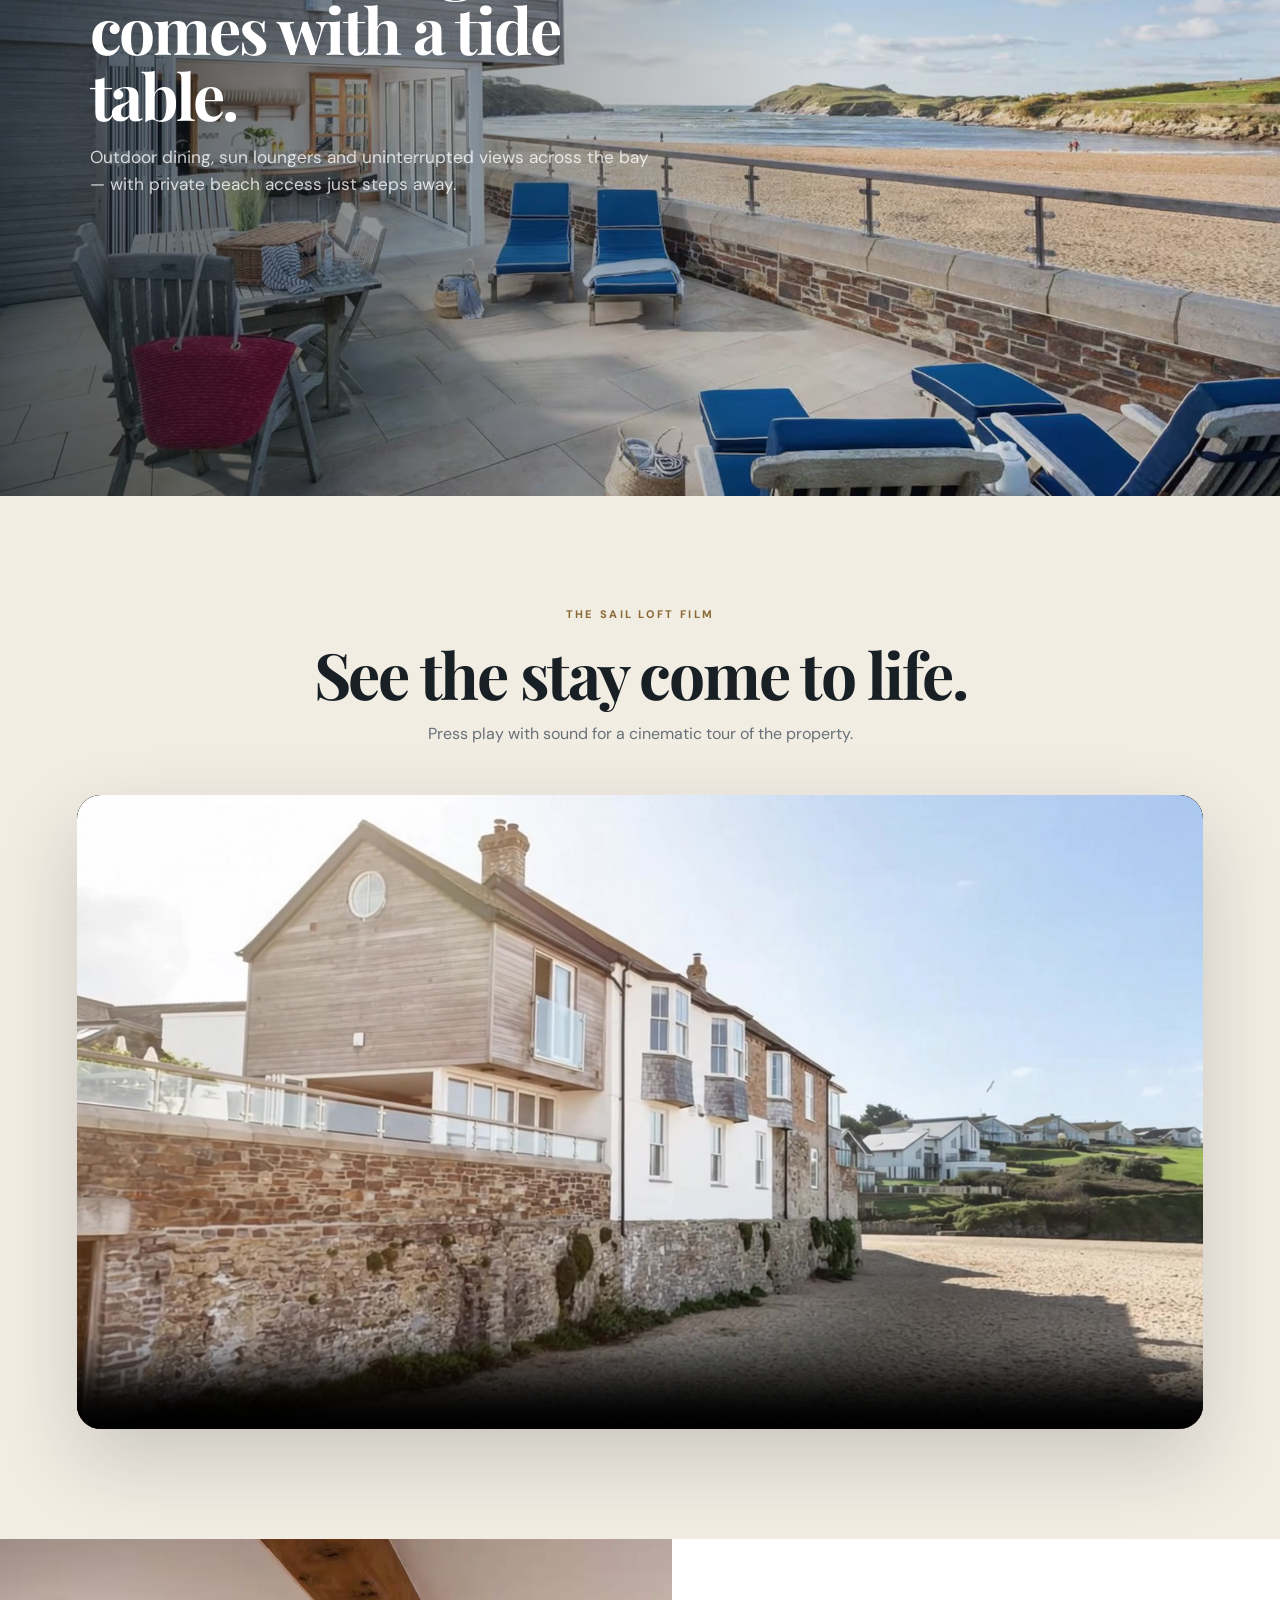
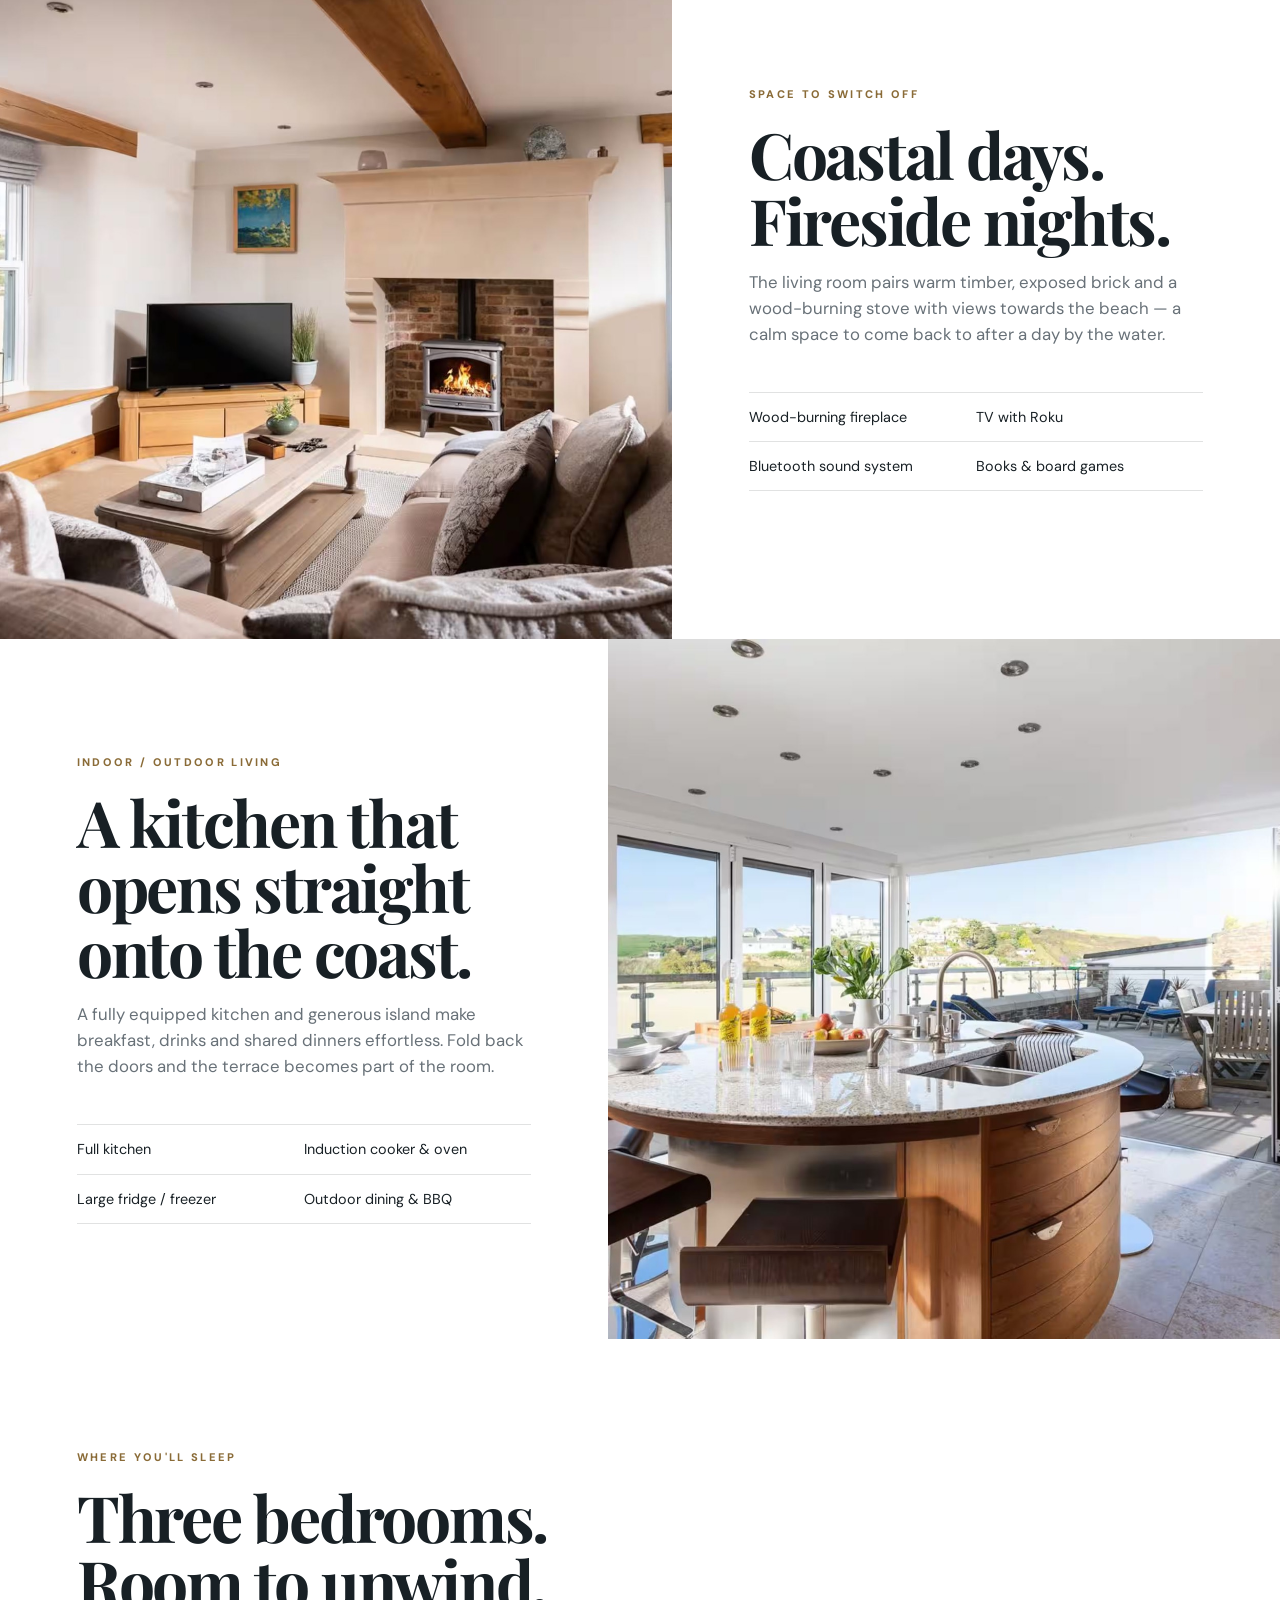
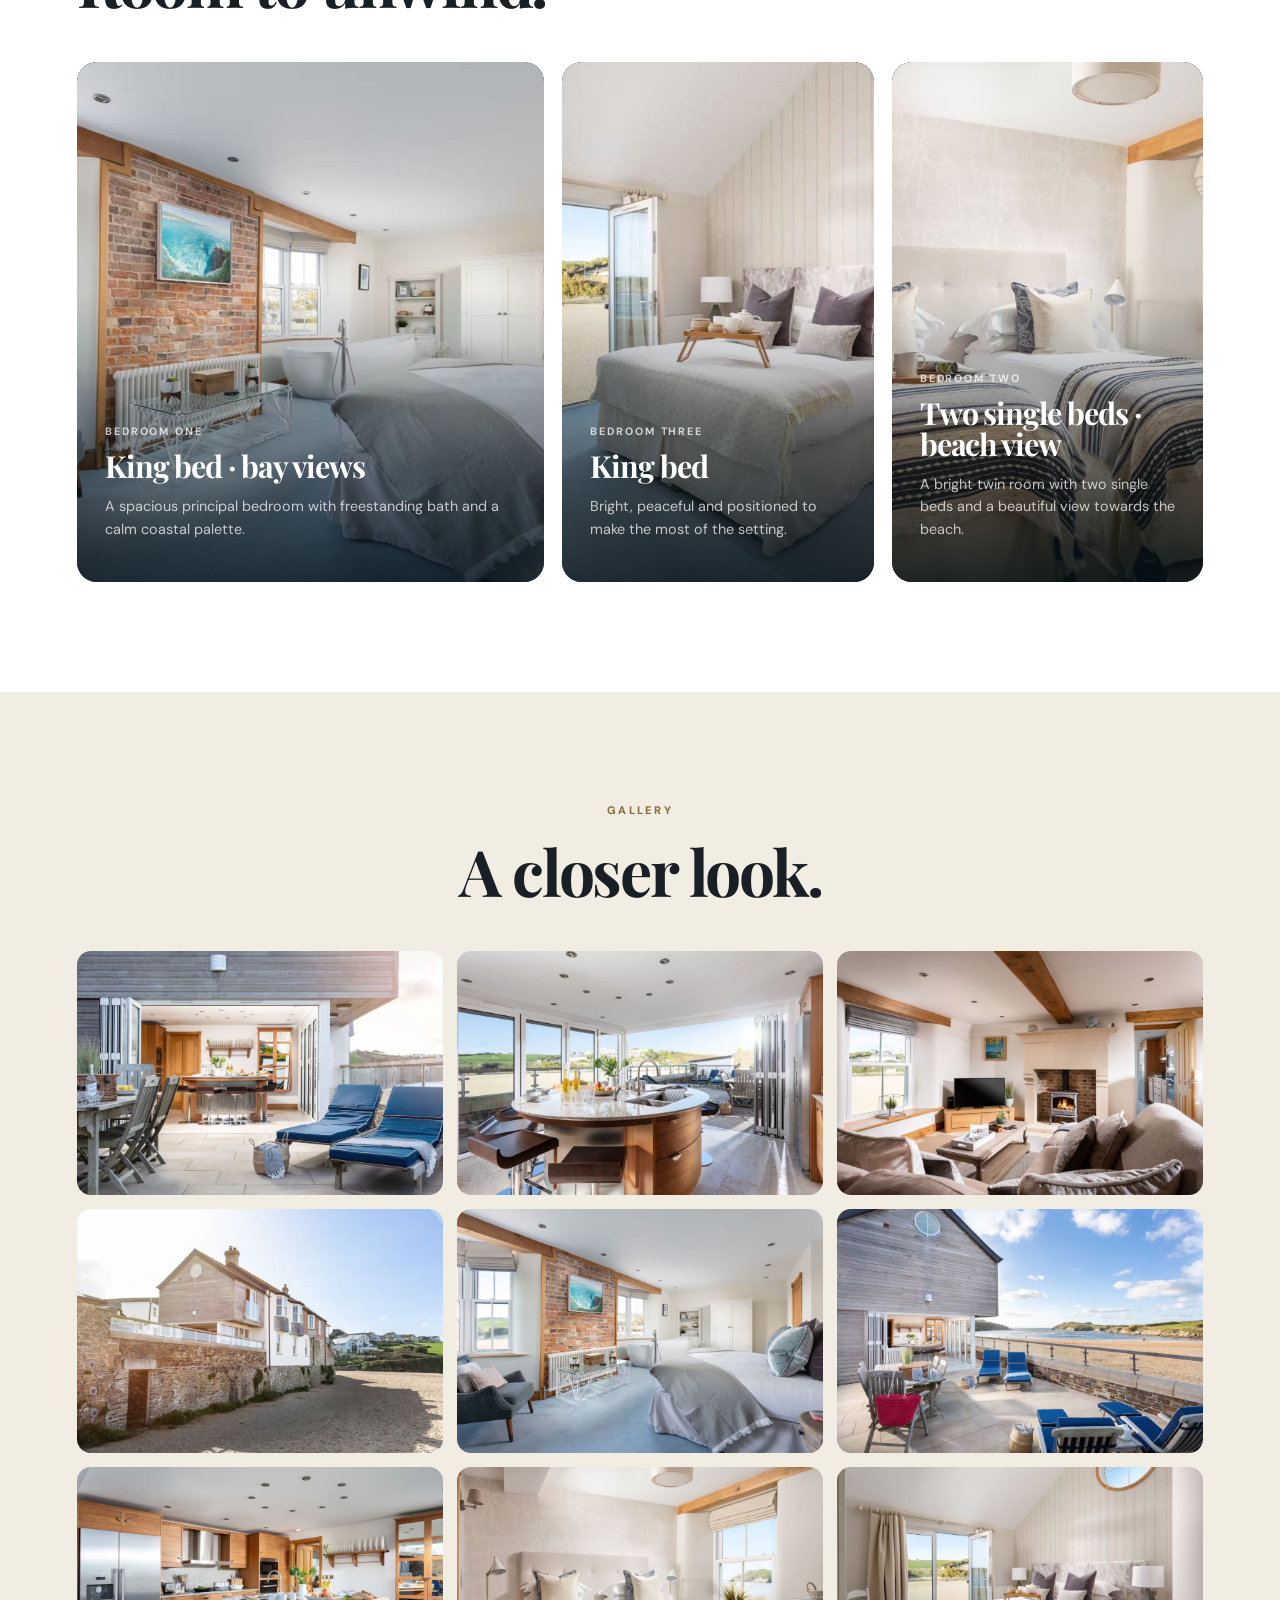
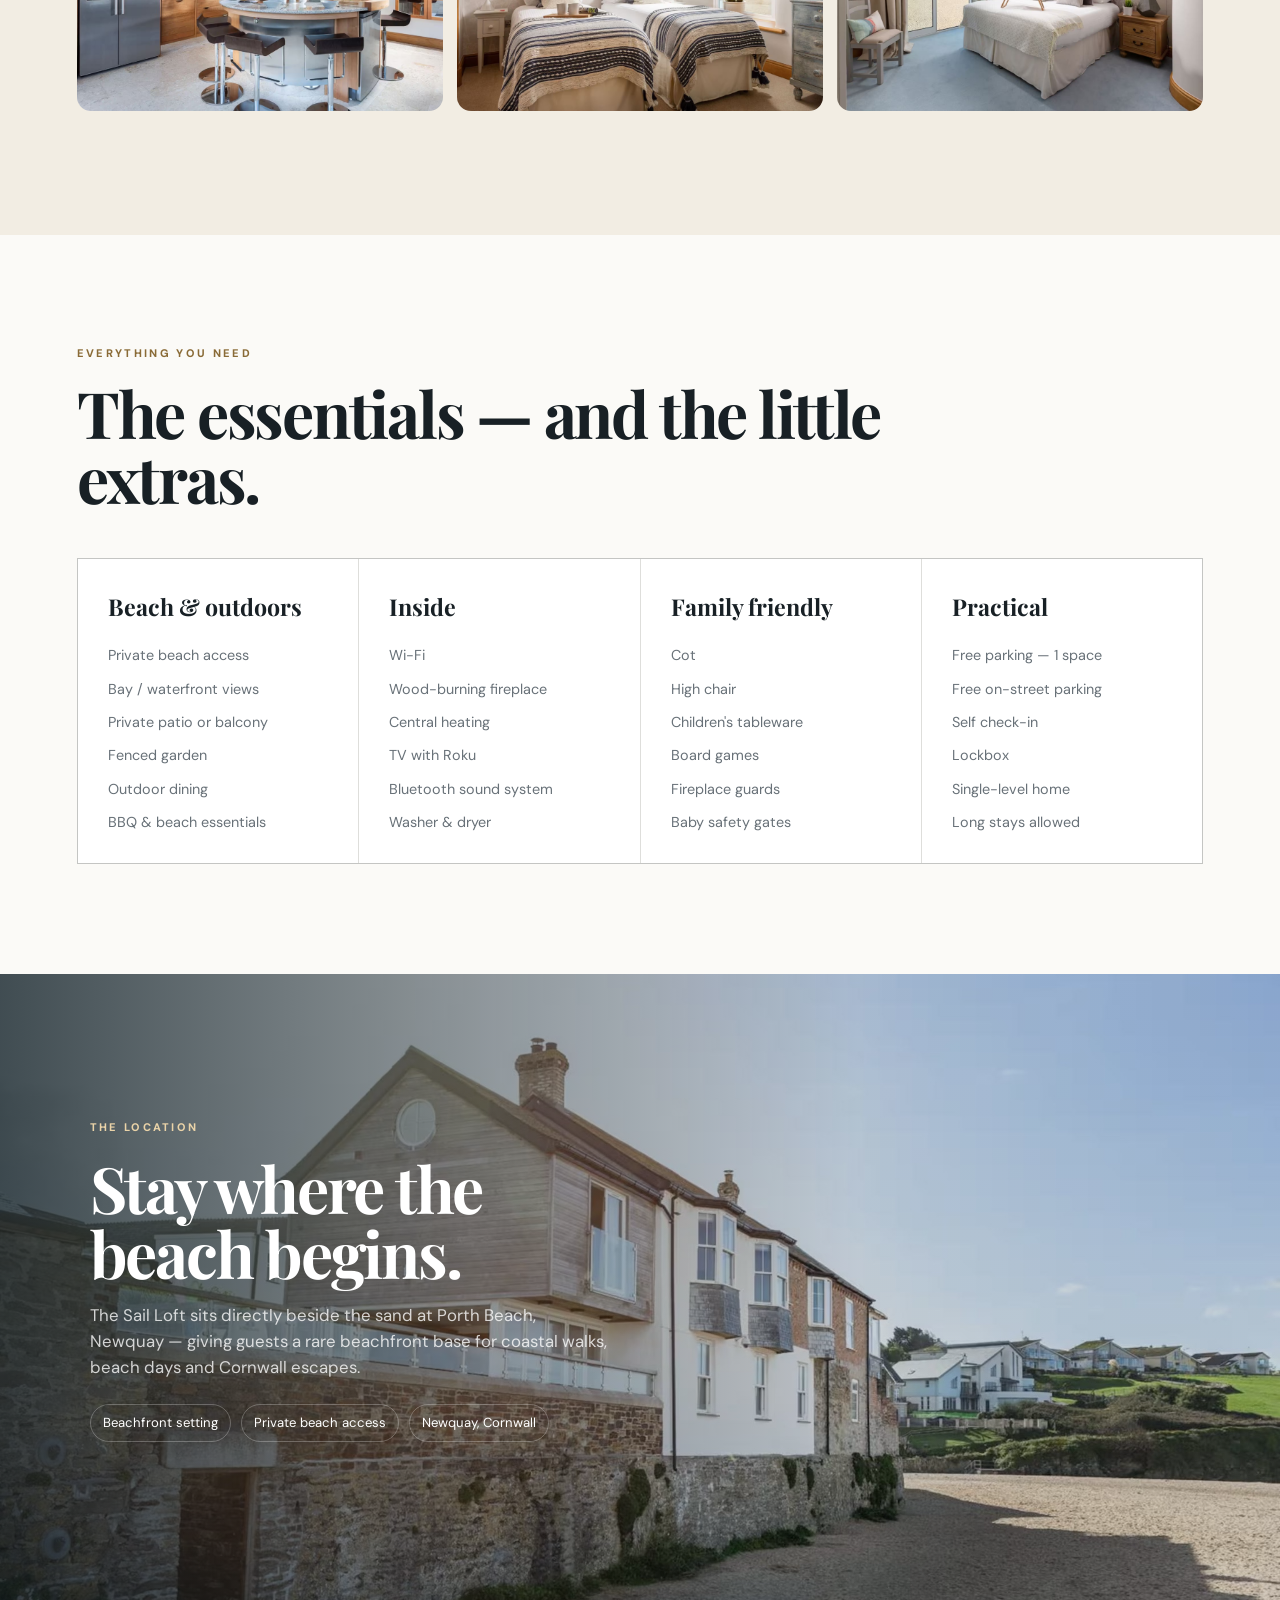
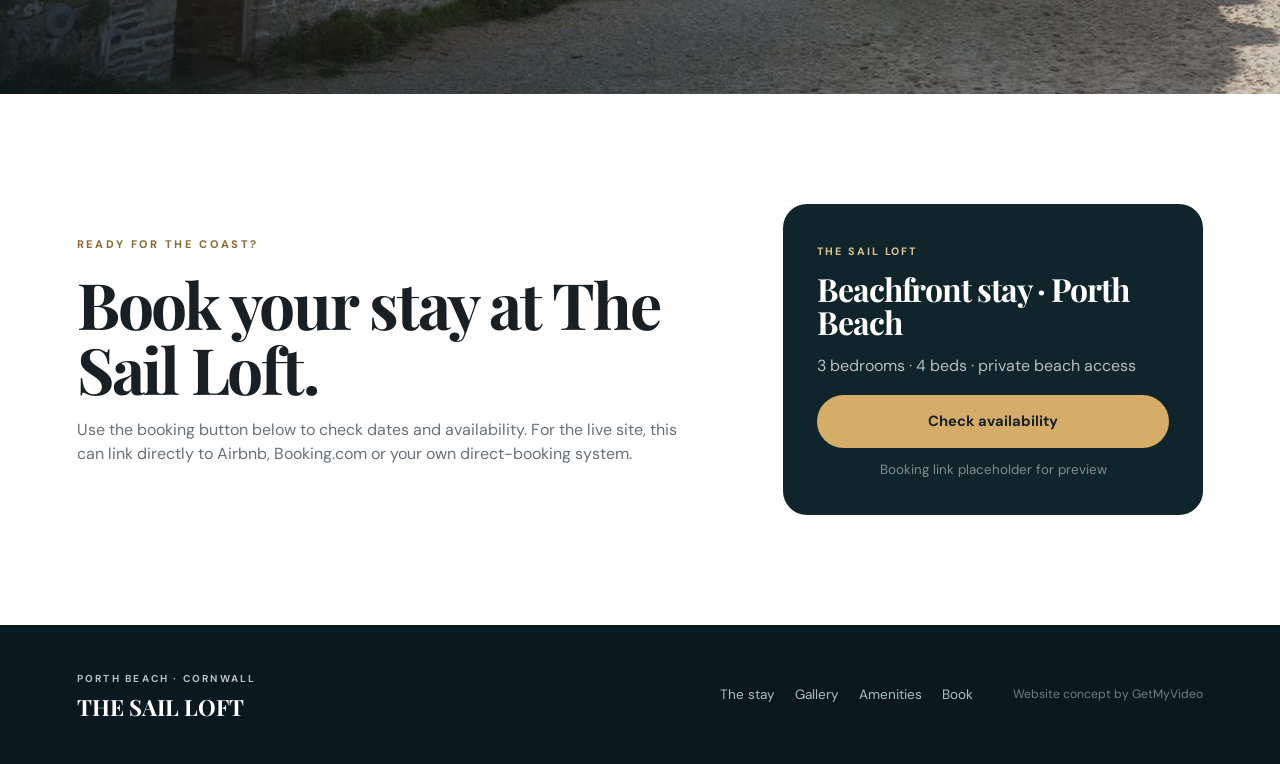
<file: sailloft/website/index.html>
<!doctype html>
<html lang="en-GB">
<head>
  <meta charset="utf-8">
  <meta name="viewport" content="width=device-width,initial-scale=1">
  <meta name="description" content="The Sail Loft — a premium beachfront holiday stay with private beach access, bay views, three bedrooms and a spectacular terrace.">
  <meta name="robots" content="noindex,nofollow">
  <title>The Sail Loft — Beachfront Stay</title>
  <link rel="preconnect" href="https://fonts.googleapis.com">
  <link rel="preconnect" href="https://fonts.gstatic.com" crossorigin>
  <link href="https://fonts.googleapis.com/css2?family=DM+Sans:wght@400;500;600;700&family=Playfair+Display:wght@500;600;700&display=swap" rel="stylesheet">
  <link rel="stylesheet" href="styles.css">
</head>
<body>
  <header class="topbar" id="top">
    <a class="brand" href="#top">
      <span class="brand-kicker">PORTH BEACH</span>
      <span class="brand-name">THE SAIL LOFT</span>
    </a>
    <nav>
      <a href="#stay">The stay</a>
      <a href="#gallery">Gallery</a>
      <a href="#amenities">Amenities</a>
      <a href="#location">Location</a>
      <a class="book-pill" href="#book">Book your stay</a>
    </nav>
  </header>

  <main>
    <section class="hero">
      <video class="hero-video" autoplay muted loop playsinline poster="assets/poster.jpg">
        <source src="assets/hero-loop.mp4" type="video/mp4">
      </video>
      <div class="hero-shade"></div>
      <div class="hero-copy">
        <div class="eyebrow">BEACHFRONT LIVING · CORNWALL</div>
        <h1>Wake up<br>on the beach.</h1>
        <p>The Sail Loft is a beautifully designed three-bedroom coastal stay with private beach access, bay views and a terrace that puts the shoreline at your feet.</p>
        <div class="hero-actions">
          <a class="button gold" href="#book">Check availability</a>
          <a class="button glass" href="#film">Watch the film</a>
        </div>
      </div>
      <div class="hero-stats">
        <span><strong>3</strong> bedrooms</span>
        <span><strong>4</strong> beds</span>
        <span><strong>Beach</strong> access</span>
        <span><strong>Bay</strong> views</span>
      </div>
    </section>

    <section class="intro section" id="stay">
      <div class="intro-title">
        <div class="eyebrow dark">A FRONT-ROW SEAT TO THE COAST</div>
        <h2>Sand outside.<br>Comfort inside.</h2>
      </div>
      <div class="intro-copy">
        <p class="lead">Step from the terrace to the beach, then come home to fireside evenings, generous bedrooms and a light-filled kitchen made for long, lazy meals.</p>
        <p>Designed for families and groups, The Sail Loft brings together the ease of a private home with a location that makes the coast the centre of every stay.</p>
      </div>
    </section>

    <section class="statement-image">
      <img src="assets/beach-terrace.jpg" alt="The Sail Loft terrace overlooking the beach">
      <div class="statement-copy">
        <div class="eyebrow">THE TERRACE</div>
        <h2>Your morning coffee comes with a tide table.</h2>
        <p>Outdoor dining, sun loungers and uninterrupted views across the bay — with private beach access just steps away.</p>
      </div>
    </section>

    <section class="film-section section" id="film">
      <div class="section-head centered">
        <div class="eyebrow dark">THE SAIL LOFT FILM</div>
        <h2>See the stay come to life.</h2>
        <p>Press play with sound for a cinematic tour of the property.</p>
      </div>
      <div class="film-card">
        <video controls playsinline preload="metadata" poster="assets/poster.jpg">
          <source src="assets/property-film.mp4" type="video/mp4">
        </video>
      </div>
    </section>

    <section class="split-section">
      <div class="split-image"><img src="assets/living-room.jpg" alt="Living room with wood burning fireplace"></div>
      <div class="split-copy">
        <div class="eyebrow dark">SPACE TO SWITCH OFF</div>
        <h2>Coastal days.<br>Fireside nights.</h2>
        <p>The living room pairs warm timber, exposed brick and a wood-burning stove with views towards the beach — a calm space to come back to after a day by the water.</p>
        <div class="mini-features">
          <span>Wood-burning fireplace</span>
          <span>TV with Roku</span>
          <span>Bluetooth sound system</span>
          <span>Books & board games</span>
        </div>
      </div>
    </section>

    <section class="split-section reverse">
      <div class="split-image"><img src="assets/kitchen-view.jpg" alt="Kitchen opening to beach terrace"></div>
      <div class="split-copy">
        <div class="eyebrow dark">INDOOR / OUTDOOR LIVING</div>
        <h2>A kitchen that opens straight onto the coast.</h2>
        <p>A fully equipped kitchen and generous island make breakfast, drinks and shared dinners effortless. Fold back the doors and the terrace becomes part of the room.</p>
        <div class="mini-features">
          <span>Full kitchen</span>
          <span>Induction cooker & oven</span>
          <span>Large fridge / freezer</span>
          <span>Outdoor dining & BBQ</span>
        </div>
      </div>
    </section>

    <section class="sleep section">
      <div class="section-head">
        <div class="eyebrow dark">WHERE YOU'LL SLEEP</div>
        <h2>Three bedrooms.<br>Room to unwind.</h2>
      </div>
      <div class="sleep-grid">
        <article class="sleep-card hero-room">
          <img src="assets/master-bedroom.jpg" alt="Principal bedroom with bath and bay views">
          <div class="sleep-overlay">
            <span>Bedroom one</span>
            <h3>King bed · bay views</h3>
            <p>A spacious principal bedroom with freestanding bath and a calm coastal palette.</p>
          </div>
        </article>
        <article class="sleep-card">
          <img src="assets/bedroom.jpg" alt="King bedroom opening toward the beach">
          <div class="sleep-overlay">
            <span>Bedroom three</span>
            <h3>King bed</h3>
            <p>Bright, peaceful and positioned to make the most of the setting.</p>
          </div>
        </article>
        <article class="sleep-card">
          <img src="assets/twin-bedroom.jpg" alt="Twin bedroom with two single beds and beach view">
          <div class="sleep-overlay">
            <span>Bedroom two</span>
            <h3>Two single beds · beach view</h3>
            <p>A bright twin room with two single beds and a beautiful view towards the beach.</p>
          </div>
        </article>
      </div>
    </section>

    <section class="gallery section" id="gallery">
      <div class="section-head centered">
        <div class="eyebrow dark">GALLERY</div>
        <h2>A closer look.</h2>
      </div>
      <div class="masonry">
        <img src="assets/terrace.jpg" alt="Terrace and kitchen">
        <img src="assets/exterior.jpg" alt="Exterior of The Sail Loft">
        <img src="assets/kitchen.jpg" alt="Kitchen">
        <img src="assets/kitchen-view.jpg" alt="Kitchen and terrace">
        <img src="assets/master-bedroom.jpg" alt="Principal bedroom">
        <img src="assets/twin-bedroom.jpg" alt="Twin bedroom with two single beds and beach view">
        <img src="assets/living-room.jpg" alt="Living room">
        <img src="assets/beach-terrace.jpg" alt="Beach terrace">
        <img src="assets/bedroom.jpg" alt="Bedroom">
      </div>
    </section>

    <section class="amenities section" id="amenities">
      <div class="section-head">
        <div class="eyebrow dark">EVERYTHING YOU NEED</div>
        <h2>The essentials — and the little extras.</h2>
      </div>
      <div class="amenity-grid">
        <div><b>Beach & outdoors</b><span>Private beach access</span><span>Bay / waterfront views</span><span>Private patio or balcony</span><span>Fenced garden</span><span>Outdoor dining</span><span>BBQ & beach essentials</span></div>
        <div><b>Inside</b><span>Wi-Fi</span><span>Wood-burning fireplace</span><span>Central heating</span><span>TV with Roku</span><span>Bluetooth sound system</span><span>Washer & dryer</span></div>
        <div><b>Family friendly</b><span>Cot</span><span>High chair</span><span>Children's tableware</span><span>Board games</span><span>Fireplace guards</span><span>Baby safety gates</span></div>
        <div><b>Practical</b><span>Free parking — 1 space</span><span>Free on-street parking</span><span>Self check-in</span><span>Lockbox</span><span>Single-level home</span><span>Long stays allowed</span></div>
      </div>
    </section>

    <section class="location" id="location">
      <img src="assets/exterior.jpg" alt="The Sail Loft beside the beach">
      <div class="location-copy">
        <div class="eyebrow">THE LOCATION</div>
        <h2>Stay where the beach begins.</h2>
        <p>The Sail Loft sits directly beside the sand at Porth Beach, Newquay — giving guests a rare beachfront base for coastal walks, beach days and Cornwall escapes.</p>
        <div class="location-points">
          <span>Beachfront setting</span>
          <span>Private beach access</span>
          <span>Newquay, Cornwall</span>
        </div>
      </div>
    </section>

    <section class="book section" id="book">
      <div class="book-copy">
        <div class="eyebrow dark">READY FOR THE COAST?</div>
        <h2>Book your stay at The Sail Loft.</h2>
        <p>Use the booking button below to check dates and availability. For the live site, this can link directly to Airbnb, Booking.com or your own direct-booking system.</p>
      </div>
      <div class="book-panel">
        <span class="small">THE SAIL LOFT</span>
        <h3>Beachfront stay · Porth Beach</h3>
        <p>3 bedrooms · 4 beds · private beach access</p>
        <a class="button gold wide" href="#" onclick="return false;">Check availability</a>
        <small>Booking link placeholder for preview</small>
      </div>
    </section>
  </main>

  <footer>
    <div>
      <span class="brand-kicker">PORTH BEACH · CORNWALL</span>
      <strong>THE SAIL LOFT</strong>
    </div>
    <div class="footer-links">
      <a href="#stay">The stay</a>
      <a href="#gallery">Gallery</a>
      <a href="#amenities">Amenities</a>
      <a href="#book">Book</a>
    </div>
    <span class="preview-note">Website concept by GetMyVideo</span>
  </footer>

  <div class="mobile-book">
    <a href="#book">Book your stay</a>
  </div>
</body>
</html>
</file>
<file: golden-meadow/website/styles.css>
:root{
  --ink:#182025;
  --deep:#10242b;
  --ocean:#284b58;
  --sand:#f2ede3;
  --paper:#fbfaf7;
  --gold:#d5ad68;
  --muted:#687178;
  --line:rgba(24,32,37,.13);
}
*{box-sizing:border-box}
html{scroll-behavior:smooth}
body{margin:0;font-family:'DM Sans',sans-serif;background:var(--paper);color:var(--ink);line-height:1.55}
a{color:inherit;text-decoration:none}
img,video{max-width:100%}
.topbar{position:absolute;top:0;left:0;right:0;z-index:20;display:flex;align-items:center;justify-content:space-between;padding:24px clamp(20px,5vw,72px);color:#fff}
.brand{display:flex;flex-direction:column;line-height:1.05}
.brand-kicker{font-size:.63rem;letter-spacing:.22em;font-weight:700;opacity:.72}
.brand-name{font-family:'Playfair Display',serif;font-size:1.45rem;letter-spacing:.03em}
nav{display:flex;align-items:center;gap:26px;font-size:.88rem}
nav a{opacity:.86}
nav a:hover{opacity:1}
.book-pill{border:1px solid rgba(255,255,255,.55);padding:10px 15px;border-radius:999px}
.hero{position:relative;height:min(94vh,920px);min-height:700px;background:#111;overflow:hidden;display:flex;align-items:flex-end;container-type:size}
.hero-video{position:absolute;inset:0;width:100%;height:100%;object-fit:cover}
.hero-shade{position:absolute;inset:0;background:linear-gradient(90deg,rgba(7,22,29,.73),rgba(7,22,29,.23) 60%,rgba(7,22,29,.08)),linear-gradient(to top,rgba(5,18,24,.78),transparent 58%)}
.hero-copy{position:relative;z-index:2;color:#fff;width:min(780px,85vw);padding:0 clamp(22px,6vw,94px) 100px}
/* Decorative hero typography must never collide with the topbar brand:
   scale down automatically on shorter hero areas, and drop the intro line
   if the hero is genuinely short. */
@container (max-height:780px){.hero h1{font-size:clamp(2.8rem,5.2vw,4.8rem)}}
@container (max-height:700px){.hero h1{font-size:clamp(2.4rem,4.6vw,4rem)}.hero p{display:none}}
.eyebrow{font-size:.69rem;font-weight:800;letter-spacing:.21em;color:#ead3a8;margin-bottom:18px}
.eyebrow.dark{color:#8a6b37}
h1,h2,h3{font-family:'Playfair Display',serif;letter-spacing:-.035em;line-height:1.02}
.hero h1{font-size:clamp(3.2rem,6vw,6.2rem);margin:0 0 22px;font-weight:500}
.hero p{font-size:clamp(1rem,1.6vw,1.22rem);max-width:650px;color:rgba(255,255,255,.84);margin:0 0 28px}
.hero-actions{display:flex;gap:12px;flex-wrap:wrap}
.button{display:inline-flex;align-items:center;justify-content:center;border-radius:999px;padding:14px 22px;font-weight:700;font-size:.92rem;border:1px solid transparent}
.button.gold{background:var(--gold);color:#172026}
.button.glass{border-color:rgba(255,255,255,.42);background:rgba(255,255,255,.08);backdrop-filter:blur(8px);color:#fff}
.button.wide{width:100%}
.hero-stats{position:absolute;z-index:3;right:clamp(22px,5vw,72px);bottom:38px;color:#fff;display:flex;gap:28px;font-size:.78rem;text-transform:uppercase;letter-spacing:.11em}
.hero-stats strong{font-family:'Playfair Display',serif;font-size:1.4rem;text-transform:none;letter-spacing:0;margin-right:4px}
.section{padding:110px clamp(20px,6vw,96px)}
.intro{display:grid;grid-template-columns:1fr 1fr;gap:9vw;align-items:start}
.intro h2,.section-head h2,.split-copy h2,.statement-copy h2,.location-copy h2,.book h2{font-size:clamp(2.7rem,5vw,5.6rem);margin:0}
.intro-copy{max-width:620px;padding-top:36px;color:var(--muted)}
.intro-copy .lead{font-size:1.32rem;color:var(--ink);line-height:1.6}
.statement-image{position:relative;min-height:760px;background:#111;overflow:hidden}
.statement-image img{position:absolute;inset:0;width:100%;height:100%;object-fit:cover}
.statement-image:after{content:"";position:absolute;inset:0;background:linear-gradient(90deg,rgba(6,20,27,.7),rgba(6,20,27,.12) 65%)}
.statement-copy{position:relative;z-index:2;color:#fff;padding:160px clamp(24px,7vw,110px);max-width:780px}
.statement-copy p{max-width:570px;color:rgba(255,255,255,.78);font-size:1.08rem}
.section-head{max-width:880px;margin-bottom:48px}
.section-head.centered{text-align:center;margin-left:auto;margin-right:auto}
.section-head.centered p{color:var(--muted)}
.film-section{background:var(--sand)}
.film-card{max-width:1180px;margin:auto;border-radius:24px;overflow:hidden;background:#000;box-shadow:0 32px 80px rgba(20,30,35,.18)}
.film-card video{display:block;width:100%;aspect-ratio:16/9;background:#000}
.split-section{display:grid;grid-template-columns:1.05fr .95fr;min-height:700px}
.split-section.reverse{grid-template-columns:.95fr 1.05fr}
.split-section.reverse .split-image{order:2}.split-section.reverse .split-copy{order:1}
.split-image img{display:block;width:100%;height:100%;min-height:700px;object-fit:cover}
.split-copy{display:flex;flex-direction:column;justify-content:center;padding:80px clamp(30px,6vw,100px);background:#fff}
.split-copy p{color:var(--muted);font-size:1.05rem;max-width:570px}
.mini-features{margin-top:28px;display:grid;grid-template-columns:1fr 1fr;gap:0;border-top:1px solid var(--line)}
.mini-features span{padding:13px 0;border-bottom:1px solid var(--line);font-size:.9rem}
.sleep{background:#fff}
.sleep-grid{display:grid;grid-template-columns:1.2fr .8fr .8fr;gap:18px}
.sleep-card{position:relative;min-height:520px;border-radius:20px;overflow:hidden;background:var(--deep)}
.sleep-card img{position:absolute;inset:0;width:100%;height:100%;object-fit:cover}
.sleep-card:after{content:"";position:absolute;inset:0;background:linear-gradient(to top,rgba(5,18,24,.82),transparent 56%)}
.sleep-overlay{position:absolute;z-index:2;left:28px;right:28px;bottom:28px;color:#fff}
.sleep-overlay span,.text-card span{font-size:.67rem;text-transform:uppercase;letter-spacing:.18em;font-weight:700;opacity:.75}
.sleep-overlay h3,.text-card h3{font-size:1.9rem;margin:7px 0}
.sleep-overlay p{color:rgba(255,255,255,.73);font-size:.9rem}
.text-card{display:flex;align-items:flex-end;padding:30px;color:#fff;background:linear-gradient(145deg,#183640,#0e2229)}
.text-card ul{padding-left:18px;color:rgba(255,255,255,.7);font-size:.9rem}
.gallery{background:var(--sand)}
/* Adaptive mosaic gallery: tiles fill every row (no accidental blanks), span
   classes are assigned by the pipeline (feat = 2x2, wide = 2x1). Dense flow
   packs any image count/orientation into a balanced editorial layout. */
.masonry{display:grid;grid-template-columns:repeat(4,1fr);grid-auto-rows:220px;grid-auto-flow:dense;gap:14px}
.masonry img{width:100%;height:100%;object-fit:cover;display:block;border-radius:14px}
.masonry .feat{grid-column:span 2;grid-row:span 2}
.masonry .wide{grid-column:span 2}
/* Highlights grid: auto-fit so 4,5,6,7+ groups always balance; no empty cells,
   so the divider background can never show as grey holes. */
.amenity-grid{display:grid;grid-template-columns:repeat(auto-fit,minmax(230px,1fr));gap:1px;background:var(--line);border:1px solid var(--line);max-width:1240px;margin-left:auto;margin-right:auto}
.amenity-grid>div{background:#fff;padding:30px;display:flex;flex-direction:column;gap:11px}
.amenity-grid b{font-family:'Playfair Display',serif;font-size:1.45rem;margin-bottom:8px}
.amenity-grid span{color:var(--muted);font-size:.9rem}
.location{position:relative;min-height:720px;overflow:hidden}
.location img{position:absolute;inset:0;width:100%;height:100%;object-fit:cover}
.location:after{content:"";position:absolute;inset:0;background:linear-gradient(90deg,rgba(5,21,28,.76),rgba(5,21,28,.18) 67%)}
.location-copy{position:relative;z-index:2;color:#fff;max-width:700px;padding:145px clamp(24px,7vw,110px)}
.location-copy p{color:rgba(255,255,255,.78);font-size:1.05rem}
.location-points{display:flex;gap:10px;flex-wrap:wrap;margin-top:24px}
.location-points span{border:1px solid rgba(255,255,255,.25);border-radius:999px;padding:8px 12px;font-size:.82rem}
.book{display:grid;grid-template-columns:1fr 420px;gap:8vw;align-items:center;background:#fff}
.book-copy p{max-width:650px;color:var(--muted)}
.book-panel{background:var(--deep);color:#fff;border-radius:24px;padding:34px}
.book-panel .small{font-size:.67rem;letter-spacing:.18em;font-weight:800;color:#dbc18f}
.book-panel h3{font-size:2rem;margin:10px 0}
.book-panel p{color:rgba(255,255,255,.7)}
.book-panel small{display:block;text-align:center;margin-top:12px;color:rgba(255,255,255,.48)}
footer{background:#09191f;color:#fff;padding:40px clamp(20px,6vw,96px);display:grid;grid-template-columns:1fr auto auto;align-items:center;gap:40px}
footer strong{font-family:'Playfair Display',serif;font-size:1.4rem;display:block}
.footer-links{display:flex;gap:20px;font-size:.85rem;color:rgba(255,255,255,.7)}
.preview-note{font-size:.76rem;color:rgba(255,255,255,.44)}
.mobile-book{display:none}
@media(max-width:980px){
  nav a:not(.book-pill){display:none}
  .hero-stats{left:22px;right:auto;gap:14px;flex-wrap:wrap}
  .intro,.split-section,.split-section.reverse,.book{grid-template-columns:1fr}
  .split-section.reverse .split-image,.split-section.reverse .split-copy{order:initial}
  .split-image img{min-height:560px}
  .sleep-grid{grid-template-columns:1fr 1fr}.hero-room{grid-column:1/-1}
  .amenity-grid{grid-template-columns:repeat(auto-fit,minmax(200px,1fr))}
  .masonry{grid-template-columns:repeat(2,1fr);grid-auto-rows:200px}
  footer{grid-template-columns:1fr}
}
@media(max-width:640px){
  .topbar{padding:17px 16px}.brand-kicker{font-size:.56rem}.brand-name{font-size:1.1rem}.book-pill{padding:8px 11px;font-size:.78rem}
  .hero{height:86vh;min-height:650px}.hero-copy{padding:0 18px 122px;width:100%}.hero h1{font-size:4.25rem}.hero-actions .button{width:100%}
  .hero-stats{bottom:30px;font-size:.67rem}.hero-stats strong{font-size:1rem}
  .section{padding:76px 18px}.intro{gap:20px}.intro-copy{padding-top:0}
  .statement-image{min-height:650px}.statement-copy{padding:100px 20px}
  .film-card{border-radius:12px}
  .split-copy{padding:62px 20px}.split-image img{min-height:420px}.mini-features{grid-template-columns:1fr}
  .sleep-grid{grid-template-columns:1fr}.hero-room{grid-column:auto}.sleep-card{min-height:470px}
  .masonry{grid-template-columns:repeat(2,1fr);grid-auto-rows:150px;gap:8px}.masonry img{border-radius:8px}.masonry .feat,.masonry .wide{grid-column:span 1;grid-row:span 1}
  .amenity-grid{grid-template-columns:1fr}
  .location{min-height:620px}.location-copy{padding:100px 20px}
  .book{gap:34px}.book-panel{border-radius:18px}
  footer{padding-bottom:90px}.footer-links{flex-wrap:wrap}
  .mobile-book{display:block;position:fixed;z-index:50;left:12px;right:12px;bottom:12px}
  .mobile-book a{display:block;text-align:center;background:var(--gold);color:#172026;padding:15px;border-radius:999px;font-weight:800;box-shadow:0 12px 30px rgba(0,0,0,.25)}
}
</file>
<file: Padstow-barn/website/styles.css>
:root{--ink:#182025;--deep:#10242b;--sand:#f2ede3;--paper:#fbfaf7;--gold:#d5ad68;--muted:#687178;--line:rgba(24,32,37,.13)}
*{box-sizing:border-box}html{scroll-behavior:smooth}body{margin:0;font-family:'DM Sans',sans-serif;background:var(--paper);color:var(--ink);line-height:1.55}a{color:inherit;text-decoration:none}img,video{max-width:100%}
.topbar{position:absolute;top:0;left:0;right:0;z-index:20;display:flex;align-items:center;justify-content:space-between;padding:24px clamp(20px,5vw,72px);color:#fff}.brand{display:flex;flex-direction:column;line-height:1.05}.brand-kicker{font-size:.63rem;letter-spacing:.22em;font-weight:700;opacity:.72}.brand-name{font-family:'Playfair Display',serif;font-size:1.45rem}nav{display:flex;gap:26px;align-items:center;font-size:.88rem}.book-pill{border:1px solid rgba(255,255,255,.55);padding:10px 15px;border-radius:999px}
.hero{position:relative;height:min(94vh,920px);min-height:700px;background:#111;overflow:hidden;display:flex;align-items:flex-end}.hero-video{position:absolute;inset:0;width:100%;height:100%;object-fit:cover}.hero-shade{position:absolute;inset:0;background:linear-gradient(90deg,rgba(7,22,29,.73),rgba(7,22,29,.23) 60%,rgba(7,22,29,.08)),linear-gradient(to top,rgba(5,18,24,.78),transparent 58%)}.hero-copy{position:relative;z-index:2;color:#fff;width:min(780px,85vw);padding:0 clamp(22px,6vw,94px) 118px}.eyebrow{font-size:.69rem;font-weight:800;letter-spacing:.21em;color:#ead3a8;margin-bottom:18px}.eyebrow.dark{color:#8a6b37}h1,h2,h3{font-family:'Playfair Display',serif;letter-spacing:-.035em;line-height:1.02}.hero h1{font-size:clamp(4rem,8vw,8.2rem);margin:0 0 22px;font-weight:500}.hero p{font-size:clamp(1rem,1.6vw,1.22rem);max-width:650px;color:rgba(255,255,255,.84)}.hero-actions{display:flex;gap:12px;flex-wrap:wrap}.button{display:inline-flex;align-items:center;justify-content:center;border-radius:999px;padding:14px 22px;font-weight:700;border:1px solid transparent}.button.gold{background:var(--gold);color:#172026}.button.glass{border-color:rgba(255,255,255,.42);background:rgba(255,255,255,.08);color:#fff}.button.wide{width:100%}
.section{padding:110px clamp(20px,6vw,96px)}.intro{display:grid;grid-template-columns:1fr 1fr;gap:9vw}.intro h2,.section-head h2,.statement-copy h2,.location-copy h2,.book h2{font-size:clamp(2.7rem,5vw,5.6rem);margin:0}.intro-copy{max-width:620px;padding-top:36px;color:var(--muted)}.intro-copy .lead{font-size:1.32rem;color:var(--ink)}
.statement-image{position:relative;min-height:760px;background:#111;overflow:hidden}.statement-image img{position:absolute;inset:0;width:100%;height:100%;object-fit:cover}.statement-image:after{content:"";position:absolute;inset:0;background:linear-gradient(90deg,rgba(6,20,27,.7),rgba(6,20,27,.12) 65%)}.statement-copy{position:relative;z-index:2;color:#fff;padding:160px clamp(24px,7vw,110px);max-width:780px}
.section-head{max-width:880px;margin-bottom:48px}.centered{text-align:center;margin-left:auto;margin-right:auto}.film-section{background:var(--sand)}.film-card{max-width:1180px;margin:auto;border-radius:24px;overflow:hidden;background:#000;box-shadow:0 32px 80px rgba(20,30,35,.18)}.film-card video{display:block;width:100%;aspect-ratio:16/9}.masonry{columns:3 300px;column-gap:14px}.masonry img{width:100%;display:block;margin:0 0 14px;border-radius:14px;break-inside:avoid}
.amenity-grid{display:grid;grid-template-columns:repeat(4,1fr);gap:1px;background:var(--line);border:1px solid var(--line)}.amenity-grid>div{background:#fff;padding:30px;display:flex;flex-direction:column;gap:11px}.amenity-grid b{font-family:'Playfair Display',serif;font-size:1.45rem}.amenity-grid span{color:var(--muted);font-size:.9rem}
.location{position:relative;min-height:720px;overflow:hidden}.location img{position:absolute;inset:0;width:100%;height:100%;object-fit:cover}.location:after{content:"";position:absolute;inset:0;background:linear-gradient(90deg,rgba(5,21,28,.76),rgba(5,21,28,.18) 67%)}.location-copy{position:relative;z-index:2;color:#fff;max-width:700px;padding:145px clamp(24px,7vw,110px)}
.book{display:grid;grid-template-columns:1fr 420px;gap:8vw;align-items:center;background:#fff}.book-panel{background:var(--deep);color:#fff;border-radius:24px;padding:34px}.book-panel h3{font-size:2rem}.book-panel small{display:block;text-align:center;margin-top:12px;color:rgba(255,255,255,.48)}
footer{background:#09191f;color:#fff;padding:40px clamp(20px,6vw,96px);display:flex;justify-content:space-between;align-items:center}.preview-note{font-size:.76rem;color:rgba(255,255,255,.44)}
@media(max-width:980px){nav a:not(.book-pill){display:none}.intro,.book{grid-template-columns:1fr}.amenity-grid{grid-template-columns:1fr 1fr}}
@media(max-width:640px){.topbar{padding:17px 16px}.hero{height:86vh;min-height:650px}.hero-copy{padding:0 18px 100px;width:100%}.hero h1{font-size:4.25rem}.hero-actions .button{width:100%}.section{padding:76px 18px}.statement-image{min-height:650px}.statement-copy{padding:100px 20px}.masonry{columns:2 160px;column-gap:8px}.amenity-grid{grid-template-columns:1fr}.location{min-height:620px}.location-copy{padding:100px 20px}.book{gap:34px}}

/* ===== Padstow Country Barn correction pass =====
   Responsive hero typography, tighter premium spacing,
   Cornish country-barn identity accents. */
.hero{height:min(92vh,900px);min-height:660px}
.hero h1{font-size:clamp(2.5rem,6.2vw,5.2rem);max-width:840px}
.hero-copy{padding-bottom:104px}
.section{padding:88px clamp(20px,6vw,96px)}
.statement-image{min-height:620px}
.statement-image img{object-position:center 62%}
.statement-copy{padding:130px clamp(24px,7vw,110px)}
.location{min-height:640px}
.location-copy{padding:120px clamp(24px,7vw,110px)}
.intro .eyebrow::after,.statement-copy .eyebrow::after,.location-copy .eyebrow::after{content:"";display:block;width:36px;height:1px;background:var(--gold);margin-top:16px}
.facts{display:grid;grid-template-columns:repeat(4,1fr);gap:1px;background:var(--line);border:1px solid var(--line);margin:0 auto 96px;max-width:1180px}
.facts>div{background:#fff;padding:28px 20px;text-align:center;display:flex;flex-direction:column;gap:7px}
.facts b{font-family:'Playfair Display',serif;font-size:2.2rem;font-weight:600;line-height:1;letter-spacing:-.02em}
.facts span{color:var(--muted);font-size:.78rem;letter-spacing:.14em;text-transform:uppercase}
@media(max-width:980px){.facts{grid-template-columns:1fr 1fr}}
@media(max-width:640px){
  .hero{height:88vh;min-height:600px}
  .hero h1{font-size:clamp(1.85rem,8vw,2.5rem);letter-spacing:-.025em}
  .hero-copy{padding:0 18px 88px}
  .section{padding:64px 18px}
  .statement-image{min-height:500px}
  .statement-copy{padding:96px 20px}
  .location{min-height:560px}
  .location-copy{padding:96px 20px}
  .facts{grid-template-columns:1fr 1fr;margin-bottom:64px}
  .facts b{font-size:1.8rem}
}

/* Hot-tub signature: split feature so the tub reads clearly (not sky-cropped) */
.feature-split{display:grid;grid-template-columns:1.15fr .85fr;gap:0;background:var(--sand)}
.feature-media{position:relative;min-height:540px;background:#111}
.feature-media img{position:absolute;inset:0;width:100%;height:100%;object-fit:cover;object-position:50% 80%}
.feature-copy{display:flex;flex-direction:column;justify-content:center;padding:84px clamp(28px,5vw,76px)}
.feature-copy h2{font-size:clamp(2.2rem,3.7vw,3.8rem);margin:0 0 20px}
.feature-copy p{color:var(--muted);max-width:460px}
@media(max-width:980px){.feature-split{grid-template-columns:1fr}.feature-media{min-height:430px}.feature-copy{padding:64px 20px}}
</file>
<file: sailloft/website/styles.css>
:root{
  --ink:#182025;
  --deep:#10242b;
  --ocean:#284b58;
  --sand:#f2ede3;
  --paper:#fbfaf7;
  --gold:#d5ad68;
  --muted:#687178;
  --line:rgba(24,32,37,.13);
}
*{box-sizing:border-box}
html{scroll-behavior:smooth}
body{margin:0;font-family:'DM Sans',sans-serif;background:var(--paper);color:var(--ink);line-height:1.55}
a{color:inherit;text-decoration:none}
img,video{max-width:100%}
.topbar{position:absolute;top:0;left:0;right:0;z-index:20;display:flex;align-items:center;justify-content:space-between;padding:24px clamp(20px,5vw,72px);color:#fff}
.brand{display:flex;flex-direction:column;line-height:1.05}
.brand-kicker{font-size:.63rem;letter-spacing:.22em;font-weight:700;opacity:.72}
.brand-name{font-family:'Playfair Display',serif;font-size:1.45rem;letter-spacing:.03em}
nav{display:flex;align-items:center;gap:26px;font-size:.88rem}
nav a{opacity:.86}
nav a:hover{opacity:1}
.book-pill{border:1px solid rgba(255,255,255,.55);padding:10px 15px;border-radius:999px}
.hero{position:relative;height:min(94vh,920px);min-height:700px;background:#111;overflow:hidden;display:flex;align-items:flex-end}
.hero-video{position:absolute;inset:0;width:100%;height:100%;object-fit:cover}
.hero-shade{position:absolute;inset:0;background:linear-gradient(90deg,rgba(7,22,29,.73),rgba(7,22,29,.23) 60%,rgba(7,22,29,.08)),linear-gradient(to top,rgba(5,18,24,.78),transparent 58%)}
.hero-copy{position:relative;z-index:2;color:#fff;width:min(780px,85vw);padding:0 clamp(22px,6vw,94px) 118px}
.eyebrow{font-size:.69rem;font-weight:800;letter-spacing:.21em;color:#ead3a8;margin-bottom:18px}
.eyebrow.dark{color:#8a6b37}
h1,h2,h3{font-family:'Playfair Display',serif;letter-spacing:-.035em;line-height:1.02}
.hero h1{font-size:clamp(4rem,8vw,8.2rem);margin:0 0 22px;font-weight:500}
.hero p{font-size:clamp(1rem,1.6vw,1.22rem);max-width:650px;color:rgba(255,255,255,.84);margin:0 0 28px}
.hero-actions{display:flex;gap:12px;flex-wrap:wrap}
.button{display:inline-flex;align-items:center;justify-content:center;border-radius:999px;padding:14px 22px;font-weight:700;font-size:.92rem;border:1px solid transparent}
.button.gold{background:var(--gold);color:#172026}
.button.glass{border-color:rgba(255,255,255,.42);background:rgba(255,255,255,.08);backdrop-filter:blur(8px);color:#fff}
.button.wide{width:100%}
.hero-stats{position:absolute;z-index:3;right:clamp(22px,5vw,72px);bottom:38px;color:#fff;display:flex;gap:28px;font-size:.78rem;text-transform:uppercase;letter-spacing:.11em}
.hero-stats strong{font-family:'Playfair Display',serif;font-size:1.4rem;text-transform:none;letter-spacing:0;margin-right:4px}
.section{padding:110px clamp(20px,6vw,96px)}
.intro{display:grid;grid-template-columns:1fr 1fr;gap:9vw;align-items:start}
.intro h2,.section-head h2,.split-copy h2,.statement-copy h2,.location-copy h2,.book h2{font-size:clamp(2.7rem,5vw,5.6rem);margin:0}
.intro-copy{max-width:620px;padding-top:36px;color:var(--muted)}
.intro-copy .lead{font-size:1.32rem;color:var(--ink);line-height:1.6}
.statement-image{position:relative;min-height:760px;background:#111;overflow:hidden}
.statement-image img{position:absolute;inset:0;width:100%;height:100%;object-fit:cover}
.statement-image:after{content:"";position:absolute;inset:0;background:linear-gradient(90deg,rgba(6,20,27,.7),rgba(6,20,27,.12) 65%)}
.statement-copy{position:relative;z-index:2;color:#fff;padding:160px clamp(24px,7vw,110px);max-width:780px}
.statement-copy p{max-width:570px;color:rgba(255,255,255,.78);font-size:1.08rem}
.section-head{max-width:880px;margin-bottom:48px}
.section-head.centered{text-align:center;margin-left:auto;margin-right:auto}
.section-head.centered p{color:var(--muted)}
.film-section{background:var(--sand)}
.film-card{max-width:1180px;margin:auto;border-radius:24px;overflow:hidden;background:#000;box-shadow:0 32px 80px rgba(20,30,35,.18)}
.film-card video{display:block;width:100%;aspect-ratio:16/9;background:#000}
.split-section{display:grid;grid-template-columns:1.05fr .95fr;min-height:700px}
.split-section.reverse{grid-template-columns:.95fr 1.05fr}
.split-section.reverse .split-image{order:2}.split-section.reverse .split-copy{order:1}
.split-image img{display:block;width:100%;height:100%;min-height:700px;object-fit:cover}
.split-copy{display:flex;flex-direction:column;justify-content:center;padding:80px clamp(30px,6vw,100px);background:#fff}
.split-copy p{color:var(--muted);font-size:1.05rem;max-width:570px}
.mini-features{margin-top:28px;display:grid;grid-template-columns:1fr 1fr;gap:0;border-top:1px solid var(--line)}
.mini-features span{padding:13px 0;border-bottom:1px solid var(--line);font-size:.9rem}
.sleep{background:#fff}
.sleep-grid{display:grid;grid-template-columns:1.2fr .8fr .8fr;gap:18px}
.sleep-card{position:relative;min-height:520px;border-radius:20px;overflow:hidden;background:var(--deep)}
.sleep-card img{position:absolute;inset:0;width:100%;height:100%;object-fit:cover}
.sleep-card:after{content:"";position:absolute;inset:0;background:linear-gradient(to top,rgba(5,18,24,.82),transparent 56%)}
.sleep-overlay{position:absolute;z-index:2;left:28px;right:28px;bottom:28px;color:#fff}
.sleep-overlay span,.text-card span{font-size:.67rem;text-transform:uppercase;letter-spacing:.18em;font-weight:700;opacity:.75}
.sleep-overlay h3,.text-card h3{font-size:1.9rem;margin:7px 0}
.sleep-overlay p{color:rgba(255,255,255,.73);font-size:.9rem}
.text-card{display:flex;align-items:flex-end;padding:30px;color:#fff;background:linear-gradient(145deg,#183640,#0e2229)}
.text-card ul{padding-left:18px;color:rgba(255,255,255,.7);font-size:.9rem}
.gallery{background:var(--sand)}
.masonry{columns:3 300px;column-gap:14px}
.masonry img{width:100%;display:block;margin:0 0 14px;border-radius:14px;break-inside:avoid}
.amenity-grid{display:grid;grid-template-columns:repeat(4,1fr);gap:1px;background:var(--line);border:1px solid var(--line)}
.amenity-grid>div{background:#fff;padding:30px;display:flex;flex-direction:column;gap:11px}
.amenity-grid b{font-family:'Playfair Display',serif;font-size:1.45rem;margin-bottom:8px}
.amenity-grid span{color:var(--muted);font-size:.9rem}
.location{position:relative;min-height:720px;overflow:hidden}
.location img{position:absolute;inset:0;width:100%;height:100%;object-fit:cover}
.location:after{content:"";position:absolute;inset:0;background:linear-gradient(90deg,rgba(5,21,28,.76),rgba(5,21,28,.18) 67%)}
.location-copy{position:relative;z-index:2;color:#fff;max-width:700px;padding:145px clamp(24px,7vw,110px)}
.location-copy p{color:rgba(255,255,255,.78);font-size:1.05rem}
.location-points{display:flex;gap:10px;flex-wrap:wrap;margin-top:24px}
.location-points span{border:1px solid rgba(255,255,255,.25);border-radius:999px;padding:8px 12px;font-size:.82rem}
.book{display:grid;grid-template-columns:1fr 420px;gap:8vw;align-items:center;background:#fff}
.book-copy p{max-width:650px;color:var(--muted)}
.book-panel{background:var(--deep);color:#fff;border-radius:24px;padding:34px}
.book-panel .small{font-size:.67rem;letter-spacing:.18em;font-weight:800;color:#dbc18f}
.book-panel h3{font-size:2rem;margin:10px 0}
.book-panel p{color:rgba(255,255,255,.7)}
.book-panel small{display:block;text-align:center;margin-top:12px;color:rgba(255,255,255,.48)}
footer{background:#09191f;color:#fff;padding:40px clamp(20px,6vw,96px);display:grid;grid-template-columns:1fr auto auto;align-items:center;gap:40px}
footer strong{font-family:'Playfair Display',serif;font-size:1.4rem;display:block}
.footer-links{display:flex;gap:20px;font-size:.85rem;color:rgba(255,255,255,.7)}
.preview-note{font-size:.76rem;color:rgba(255,255,255,.44)}
.mobile-book{display:none}
@media(max-width:980px){
  nav a:not(.book-pill){display:none}
  .hero-stats{left:22px;right:auto;gap:14px;flex-wrap:wrap}
  .intro,.split-section,.split-section.reverse,.book{grid-template-columns:1fr}
  .split-section.reverse .split-image,.split-section.reverse .split-copy{order:initial}
  .split-image img{min-height:560px}
  .sleep-grid{grid-template-columns:1fr 1fr}.hero-room{grid-column:1/-1}
  .amenity-grid{grid-template-columns:1fr 1fr}
  footer{grid-template-columns:1fr}
}
@media(max-width:640px){
  .topbar{padding:17px 16px}.brand-kicker{font-size:.56rem}.brand-name{font-size:1.1rem}.book-pill{padding:8px 11px;font-size:.78rem}
  .hero{height:86vh;min-height:650px}.hero-copy{padding:0 18px 122px;width:100%}.hero h1{font-size:4.25rem}.hero-actions .button{width:100%}
  .hero-stats{bottom:30px;font-size:.67rem}.hero-stats strong{font-size:1rem}
  .section{padding:76px 18px}.intro{gap:20px}.intro-copy{padding-top:0}
  .statement-image{min-height:650px}.statement-copy{padding:100px 20px}
  .film-card{border-radius:12px}
  .split-copy{padding:62px 20px}.split-image img{min-height:420px}.mini-features{grid-template-columns:1fr}
  .sleep-grid{grid-template-columns:1fr}.hero-room{grid-column:auto}.sleep-card{min-height:470px}
  .masonry{columns:2 160px;column-gap:8px}.masonry img{border-radius:8px;margin-bottom:8px}
  .amenity-grid{grid-template-columns:1fr}
  .location{min-height:620px}.location-copy{padding:100px 20px}
  .book{gap:34px}.book-panel{border-radius:18px}
  footer{padding-bottom:90px}.footer-links{flex-wrap:wrap}
  .mobile-book{display:block;position:fixed;z-index:50;left:12px;right:12px;bottom:12px}
  .mobile-book a{display:block;text-align:center;background:var(--gold);color:#172026;padding:15px;border-radius:999px;font-weight:800;box-shadow:0 12px 30px rgba(0,0,0,.25)}
}
</file>
